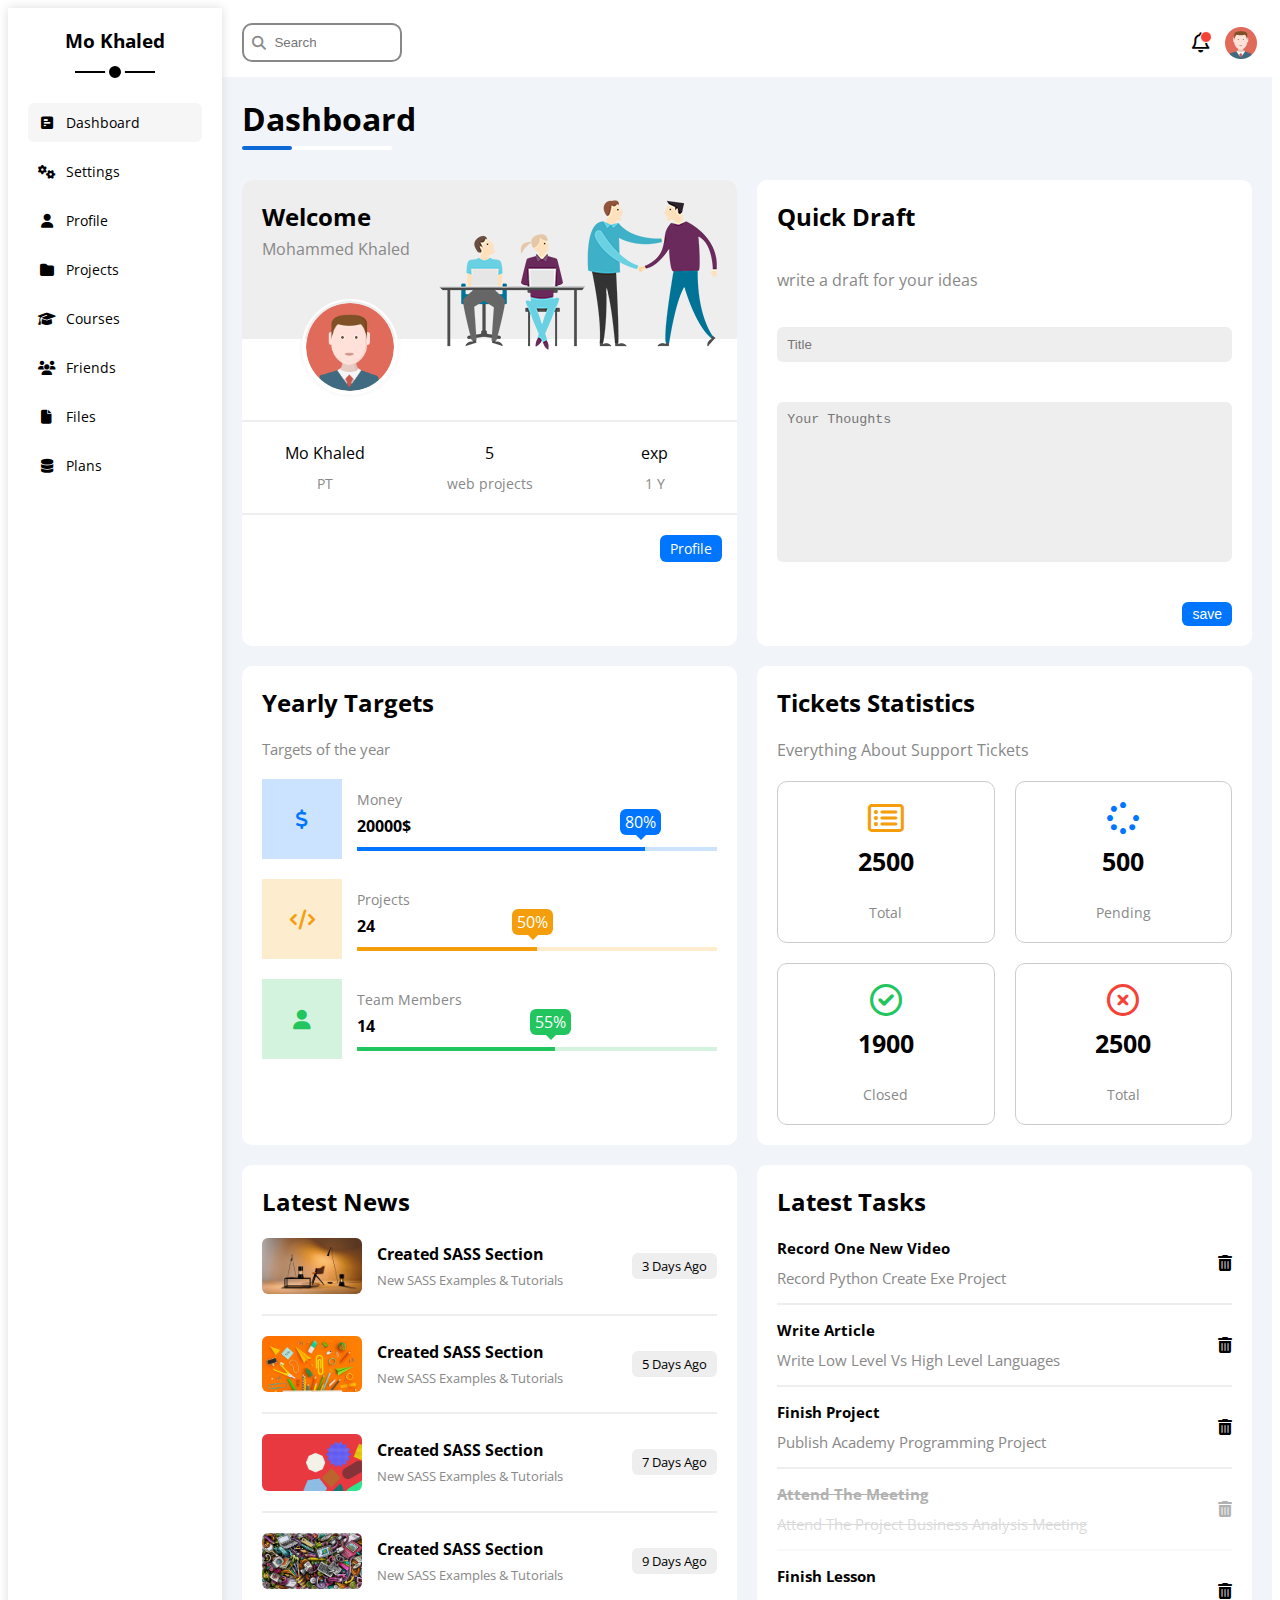
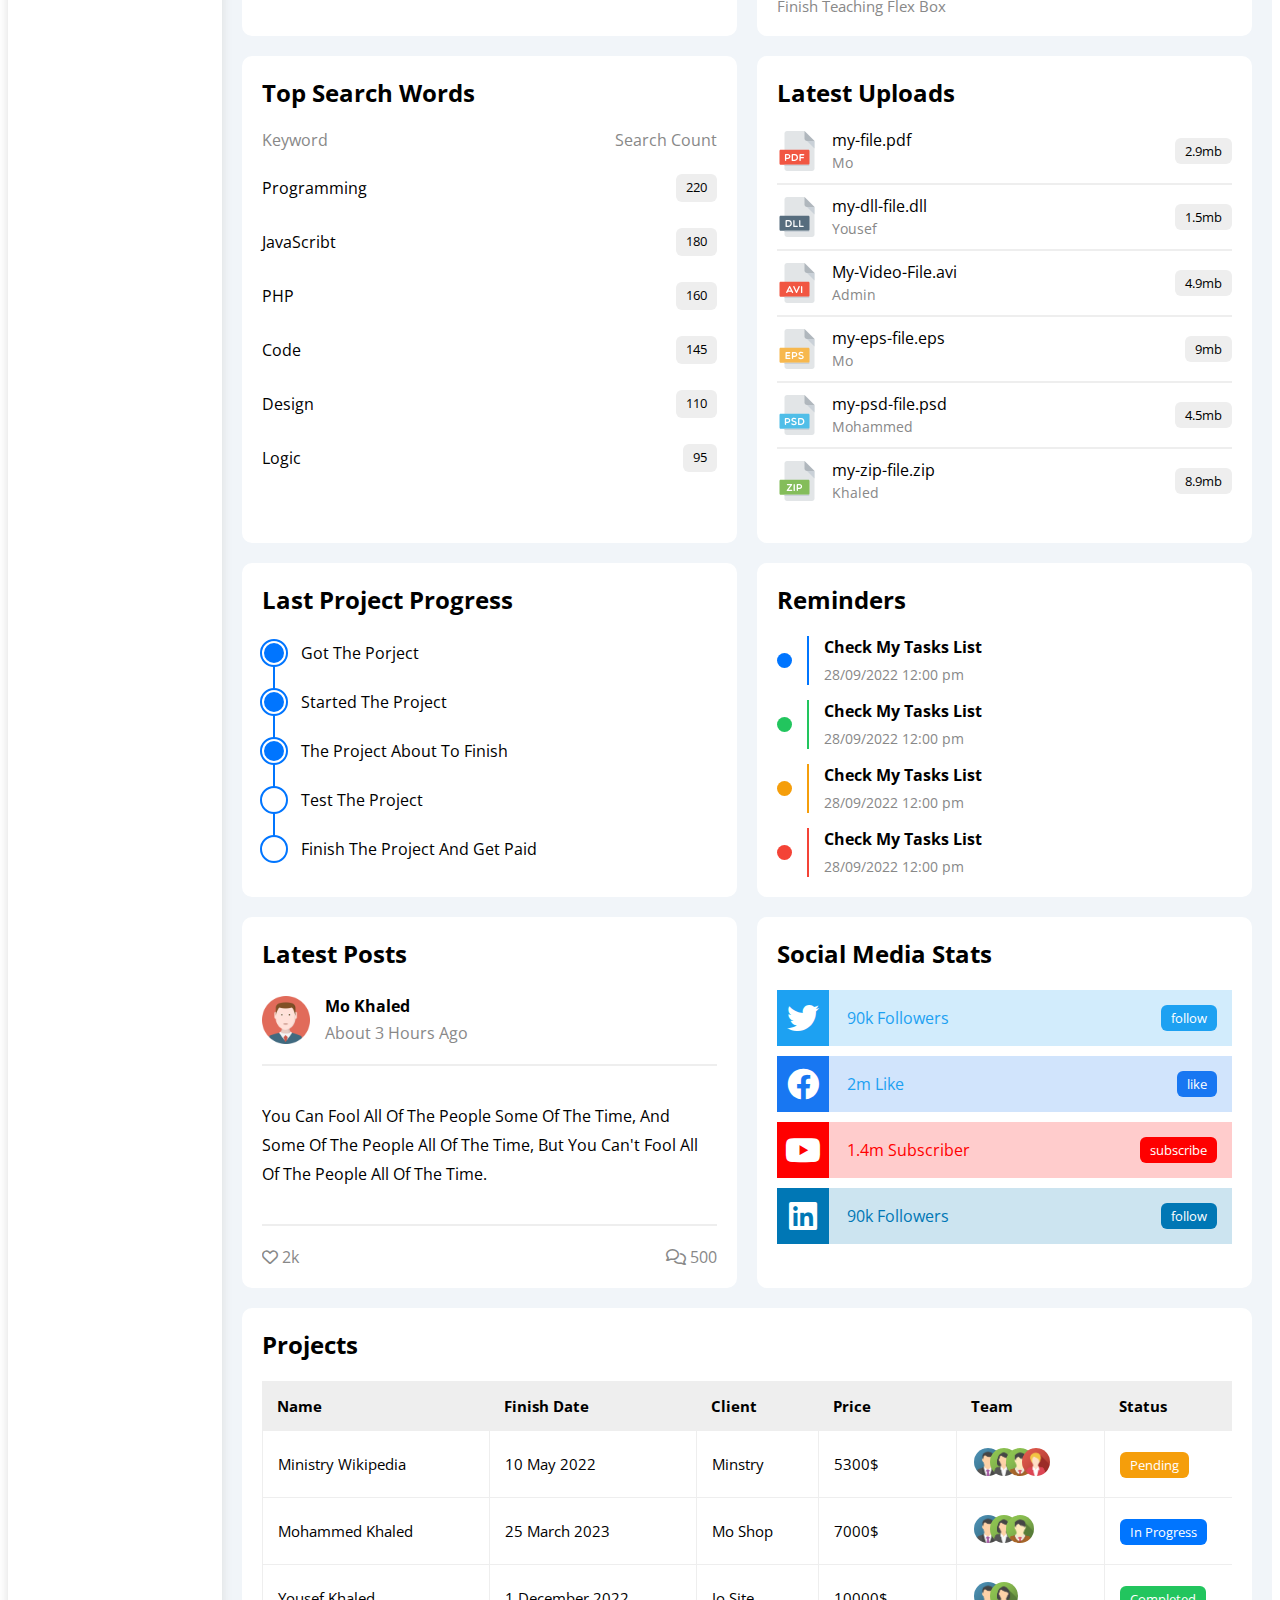
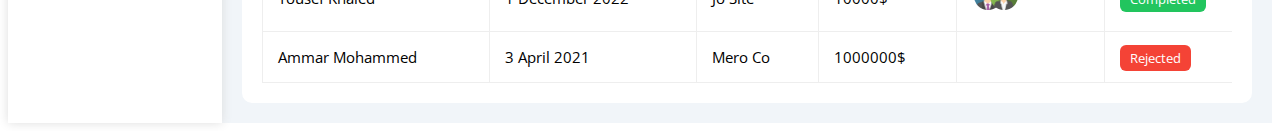
<file: index.html>
<!DOCTYPE html>
<html lang="en">

<head>
    <meta charset="UTF-8">
    <meta http-equiv="X-UA-Compatible" content="IE=edge">
    <meta name="viewport" content="width=device-width, initial-scale=1.0">
    <title>Dashboard</title>
    <link rel="stylesheet" href="./css/framework.css">
    <link rel="stylesheet" href="./css/main.css">

    <!-- google fonts -->
    <link rel="preconnect" href="https://fonts.googleapis.com" />
    <link rel="preconnect" href="https://fonts.gstatic.com" crossorigin />
    <link href="https://fonts.googleapis.com/css2?family=Open+Sans:wght@300;500&display=swap" rel="stylesheet" />

    <!-- font awseome library -->
    <link rel="stylesheet" href="./css/all.min.css">
</head>

<body>
    <div class="page d-flex">
        <!-- Start side bar -->
        <div class="side-bar bg-white p-20 p-relative">
            <h3 class="p-relative txt-c mt-0">Mo Khaled</h3>
            <ul>
                <li><a class="active d-flex align-center c-black rad-6 p-10 mb-10" href="index.html">
                        <i class="fa-solid fa-square-poll-horizontal fa-fw"></i>
                        <span class="ml-10 fs-14 hide-mobile">Dashboard</span>
                    </a></li>
                <li><a class="d-flex align-center c-black rad-6 p-10 mb-10" href="settings.html">
                        <i class="fa-solid fa-gears fa-fw"></i>
                        <span class="ml-10 fs-14 hide-mobile">settings</span>
                    </a></li>
                <li><a class="d-flex align-center c-black rad-6 p-10 mb-10" href="profile.html">
                        <i class="fa-solid fa-user fa-fw"></i>
                        <span class="ml-10 fs-14 hide-mobile">profile</span>
                    </a></li>
                <li><a class="d-flex align-center c-black rad-6 p-10 mb-10" href="projects.html">
                        <i class="fa-solid fa-folder fa-fw"></i>
                        <span class="ml-10 fs-14 hide-mobile">projects</span>
                    </a></li>
                <li><a class="d-flex align-center c-black rad-6 p-10 mb-10" href="courses.html">
                        <i class="fa-solid fa-graduation-cap fa-fw"></i>
                        <span class="ml-10 fs-14 hide-mobile">courses</span>
                    </a></li>
                <li><a class="d-flex align-center c-black rad-6 p-10 mb-10" href="friends.html">
                        <i class="fa-solid fa-users fa-fw"></i>
                        <span class="ml-10 fs-14 hide-mobile">friends</span>
                    </a></li>
                <li><a class="d-flex align-center c-black rad-6 p-10 mb-10" href="files.html">
                        <i class="fa-solid fa-file fa-fw"></i>
                        <span class="ml-10 fs-14 hide-mobile">files</span>
                    </a></li>
                <li><a class="d-flex align-center c-black rad-6 p-10 mb-10" href="plans.html">
                        <i class="fa-solid fa-database fa-fw"></i>
                        <span class="ml-10 fs-14 hide-mobile">plans</span>
                    </a></li>
            </ul>
        </div>
        <!-- End side bar -->

        <div class="content w-full">
            <!-- start head -->
            <div class="head p-15 bg-white flex-between">
                <div class="search p-relative">
                    <input class="p-10" type="search" placeholder="Search">
                </div>
                <div class="icons p-relative d-flex align-center">
                    <span class="notification p-relative">
                        <i class="fa-regular fa-bell fa-lg"></i>
                    </span>
                    <img src="./images/avatar.png" alt="">
                </div>
            </div>
            <!-- End Head -->
            <h1 class="p-relative">dashboard</h1>

            <!-- Start widgets -->
            <div class="wrapper d-grid gap-20">
                <!-- Start Welcome -->
                <div class="welcome rad-10 bg-white text-c-mobile block-mobile">
                    <div class="upper bg-eee d-flex space-between p-20">
                        <div class="text">
                            <h2 class="m-0">Welcome</h2>
                            <p class="c-grey mt-5">Mohammed Khaled</p>
                        </div>
                        <img class="hide-mobile" src="./images/welcome.png">
                    </div>
                    <img src="./images/avatar.png" class="avatar">
                    <div class="lower txt-c bg-white d-flex mt-20 mb-20 block-mobile">
                        <div>Mo Khaled <span class="d-block fs-14 c-grey mt-10">PT</span></div>
                        <div>5 <span class="d-block fs-14 c-grey mt-10">web projects</span></div>
                        <div>exp <span class="d-block fs-14 c-grey mt-10">1 Y</span></div>
                    </div>
                    <a href="profile.html" class="visit d-block fs-14 c-white bg-blue w-fit btn-shape">Profile</a>
                </div>
                <!-- End Welcome -->

                <!-- Start Quick Darft -->
                <div class="quick-draft bg-white d-flex gap-20 f-column p-20 rad-10 of-hidden">
                    <h2 class="m-0">quick draft</h2>
                    <p class="c-grey ">write a draft for your ideas</p>
                    <form class="form bg-white d-flex gap-20 f-column">
                        <input type="text" name="title"
                            class="title bg-eee d-block mt-0 mb-20 p-10 rad-6 w-full border-no" placeholder="Title">
                        <textarea class="draft bg-eee d-block mt-0 mb-20 w-full border-no rad-6 p-10"
                            placeholder="Your Thoughts"></textarea>
                        <input type="submit" value="save"
                            class="save w-fit bg-blue c-white rad-6 fs-14 btn-shape border-no">
                    </form>
                </div>
                <!-- Start Quick Darft -->

                <!-- Start Yearly Targets -->
                <div class="yearly-target bg-white p-20 rad-10">
                    <h2 class="t-capital mt-0 mb-20">yearly targets</h2>
                    <p class="c-grey fs-15 mt-0 mb-20">Targets of the year</p>
                    <!-- Start Target Row -->
                    <div class="target-row flex-center mb-20 blue">
                        <div class="icon flex-center">
                            <i class="fa-solid fa-dollar-sign fa-lg c-blue "></i>
                        </div>
                        <div class="details ">
                            <span class="c-grey fs-14 t-capital">money</span>
                            <span class="d-block fw-bold mt-5 mb-10">20000$</span>
                            <div class="progress p-relative">
                                <span class="bg-blue blue" style="width: 80%">
                                    <span class="bg-blue rad-6 c-white">80%</span>
                                </span>
                            </div>
                        </div>
                    </div>
                    <!-- End Target Row -->
                    <!-- Start Target Row -->
                    <div class="target-row flex-center mb-20 orange">
                        <div class="icon flex-center">
                            <i class="fa-solid fa-code fa-lg c-orange "></i>
                        </div>
                        <div class="details ">
                            <span class="c-grey fs-14 t-capital">projects</span>
                            <span class="d-block fw-bold mt-5 mb-10">24</span>
                            <div class="progress p-relative">
                                <span class="bg-orange orange" style="width: 50%">
                                    <span class="bg-orange rad-6 c-white">50%</span>
                                </span>
                            </div>
                        </div>
                    </div>
                    <!-- End Target Row -->
                    <!-- Start Target Row -->
                    <div class="target-row flex-center mb-20 green">
                        <div class="icon flex-center">
                            <i class="fa-solid fa-user fa-lg c-green "></i>
                        </div>
                        <div class="details ">
                            <span class="c-grey fs-14 t-capital">team members</span>
                            <span class="d-block fw-bold mt-5 mb-10">14</span>
                            <div class="progress p-relative">
                                <span class="bg-green green" style="width: 55%">
                                    <span class="bg-green rad-6 c-white">55%</span>
                                </span>
                            </div>
                        </div>
                    </div>
                    <!-- End Target Row -->
                </div>
                <!-- End Yearly Targets -->

                <!-- Start Ticket Statistics -->
                <div class="ticket-stats bg-white rad-10 p-20 d-flex f-column">
                    <h2 class="t-capital mt-0 mb-20">tickets statistics</h2>
                    <p class="t-capital mt-0 mb-20 c-grey">everything about support tickets</p>
                    <div class="d-flex f-wrap gap-20 txt-c">
                        <!-- Start Stat Card -->
                        <div class="stat-card rad-10 gap-20 p-20">
                            <i class="fa-regular fa-rectangle-list fa-2x mb-10 c-orange"></i>
                            <div class="text d-flex f-column gap-20">
                                <span class="d-block fw-bold fs-25 mb-5">2500</span>
                                <span class="t-capital c-grey fs-14">total</span>
                            </div>
                        </div>
                        <!-- End Stat Card -->
                        <!-- Start Stat Card -->
                        <div class="stat-card rad-10 gap-20 p-20">
                            <i class="fa-solid fa-spinner fa-2x mb-10 c-blue"></i>
                            <div class="text d-flex f-column gap-20">
                                <span class="d-block fw-bold fs-25 mb-5">500</span>
                                <span class="t-capital c-grey fs-14">pending</span>
                            </div>
                        </div>
                        <!-- End Stat Card -->
                        <!-- Start Stat Card -->
                        <div class="stat-card rad-10 gap-20 p-20">
                            <i class="fa-regular fa-circle-check fa-2x mb-10 c-green"></i>
                            <div class="text d-flex f-column gap-20">
                                <span class="d-block fw-bold fs-25 mb-5">1900</span>
                                <span class="t-capital c-grey fs-14">closed</span>
                            </div>
                        </div>
                        <!-- End Stat Card -->
                        <!-- Start Stat Card -->
                        <div class="stat-card rad-10 gap-20 p-20">
                            <i class="fa-regular fa-circle-xmark fa-2x mb-10 c-red"></i>
                            <div class="text d-flex f-column gap-20">
                                <span class="d-block fw-bold fs-25 mb-5">2500</span>
                                <span class="t-capital c-grey fs-14">total</span>
                            </div>
                        </div>
                        <!-- End Stat Card -->
                    </div>
                </div>
                <!-- End Ticket Statistics -->
                <!-- Start Latest News -->
                <div class="news bg-white rad-10 p-20">
                    <h2 class="t-capital mt-0 mb-20">latest news</h2>
                    <!-- start news card -->
                    <div class="news-card d-flex align-center text-c-mobile">
                        <img src="./images/news-01.png" class="rad-6 mr-15">
                        <div class="text">
                            <h3 class="t-capital ">created SASS section</h3>
                            <p class="c-grey t-capital m-0 fs-13">new SASS examples & tutorials</p>
                        </div>
                        <div class="t-capital bg-eee c-black btn-shape fs-13 label">3 days ago</div>
                    </div>
                    <!-- end news card -->
                    <!-- start news card -->
                    <div class="news-card d-flex align-center text-c-mobile">
                        <img src="./images/news-02.png" class="rad-6 mr-15">
                        <div class="text">
                            <h3 class="t-capital ">created SASS section</h3>
                            <p class="c-grey t-capital m-0 fs-13">new SASS examples & tutorials</p>
                        </div>
                        <div class="t-capital bg-eee c-black btn-shape fs-13 label">5 days ago</div>
                    </div>
                    <!-- end news card -->
                    <!-- start news card -->
                    <div class="news-card d-flex align-center text-c-mobile">
                        <img src="./images/news-03.png" class="rad-6 mr-15">
                        <div class="text">
                            <h3 class="t-capital ">created SASS section</h3>
                            <p class="c-grey t-capital m-0 fs-13">new SASS examples & tutorials</p>
                        </div>
                        <div class="t-capital bg-eee c-black btn-shape fs-13 label">7 days ago</div>
                    </div>
                    <!-- end news card -->
                    <!-- start news card -->
                    <div class="news-card d-flex align-center text-c-mobile">
                        <img src="./images/news-04.png" class="rad-6 mr-15">
                        <div class="text">
                            <h3 class="t-capital ">created SASS section</h3>
                            <p class="c-grey t-capital m-0 fs-13">new SASS examples & tutorials</p>
                        </div>
                        <div class="t-capital bg-eee c-black btn-shape fs-13 label">9 days ago</div>
                    </div>
                    <!-- end news card -->
                </div>
                <!-- End Latest News -->

                <!-- Start Tasks -->
                <div class="tasks bg-white p-20 rad-10">
                    <h2 class="t-capital mt-0 mb-20">latest tasks</h2>
                    <!-- start task card -->
                    <div class="card d-flex align-center">
                        <div class="text ">
                            <h3 class="t-capital mt-0 mb-10 fs-15">record one new video</h3>
                            <p class="t-capital c-grey m-0 fs-15">record python create exe project</p>
                        </div>
                        <i class="fa-solid fa-trash-can"></i>
                    </div>
                    <!-- end task card -->
                    <!-- start task card -->
                    <div class="card d-flex align-center">
                        <div class="text ">
                            <h3 class="t-capital mt-0 mb-10 fs-15">write article</h3>
                            <p class="t-capital c-grey m-0 fs-15">Write Low Level vs High Level Languages</p>
                        </div>
                        <i class="fa-solid fa-trash-can"></i>
                    </div>
                    <!-- end task card -->
                    <!-- start task card -->
                    <div class="card d-flex align-center">
                        <div class="text ">
                            <h3 class="t-capital mt-0 mb-10 fs-15">finish project</h3>
                            <p class="t-capital c-grey m-0 fs-15">Publish Academy Programming Project</p>
                        </div>
                        <i class="fa-solid fa-trash-can"></i>
                    </div>
                    <!-- end task card -->
                    <!-- start task card -->
                    <div class="card flex-between done">
                        <div class="text ">
                            <h3 class="t-capital mt-0 mb-10 fs-15">attend the meeting</h3>
                            <p class="t-capital c-grey m-0 fs-15">Attend The Project Business Analysis Meeting</p>
                        </div>
                        <i class="fa-solid fa-trash-can"></i>
                    </div>
                    <!-- end task card -->
                    <!-- start task card -->
                    <div class="card d-flex align-center">
                        <div class="text ">
                            <h3 class="t-capital mt-0 mb-10 fs-15">finish lesson</h3>
                            <p class="t-capital c-grey m-0 fs-15">finish teaching flex box</p>
                        </div>
                        <i class="fa-solid fa-trash-can"></i>
                    </div>
                    <!-- end task card -->
                </div>
                <!-- End Tasks -->

                <!-- Start Search words -->
                <div class="search-words bg-white p-20 rad-10">
                    <h2 class="t-capital mt-0 mb-20">top search words</h2>
                    <div class="labels d-flex space-between">
                        <p class="t-capital c-grey mt-0 mb-10">keyword</p>
                        <p class="t-capital c-grey mt-0 mb-10">search count</p>
                    </div>
                    <!-- start search words count -->
                    <div class="counts">
                        <div class="card d-flex space-between">
                            <p class="t-capital ">programming</p>
                            <p class="fs-13 rad-6 c-black bg-eee btn-shape">220</p>
                        </div>
                    </div>
                    <!-- End search words count -->
                    <!-- start search words count -->
                    <div class="counts">
                        <div class="card d-flex space-between">
                            <p class="t-capital ">javaScribt</p>
                            <p class="fs-13 rad-6 c-black bg-eee btn-shape">180</p>
                        </div>
                    </div>
                    <!-- End search words count -->
                    <!-- start search words count -->
                    <div class="counts">
                        <div class="card d-flex space-between">
                            <p class="t-upcase ">php</p>
                            <p class="fs-13 rad-6 c-black bg-eee btn-shape">160</p>
                        </div>
                    </div>
                    <!-- End search words count -->
                    <!-- start search words count -->
                    <div class="counts">
                        <div class="card d-flex space-between">
                            <p class="t-capital ">code</p>
                            <p class="fs-13 rad-6 c-black bg-eee btn-shape">145</p>
                        </div>
                    </div>
                    <!-- End search words count -->
                    <!-- start search words count -->
                    <div class="counts">
                        <div class="card d-flex space-between">
                            <p class="t-capital ">design</p>
                            <p class="fs-13 rad-6 c-black bg-eee btn-shape">110</p>
                        </div>
                    </div>
                    <!-- End search words count -->
                    <!-- start search words count -->
                    <div class="counts">
                        <div class="card d-flex space-between">
                            <p class="t-capital ">logic</p>
                            <p class="fs-13 rad-6 c-black bg-eee btn-shape">95</p>
                        </div>
                    </div>
                    <!-- End search words count -->
                </div>
                <!-- End Search words -->
                <!-- start latest uploads -->
                <div class="uploads bg-white p-20 rad-10">
                    <h2 class="t-capital mt-0 mb-20">latest uploads</h2>
                    <ul class="m-0">
                        <!-- Start upload Card -->
                        <li class="flex-between pb-10 mb-10">
                            <div class="d-flex align-center">
                                <img src="./images/pdf.svg" class="mr-15">
                                <div>
                                    <span class="d-block">my-file.pdf</span>
                                    <span class="fs-14 c-grey t-capital">Mo</span>
                                </div>
                            </div>
                            <div class="bg-eee btn-shape fs-13">2.9mb</div>
                        </li>
                        <!-- End upload Card -->
                        <!-- Start upload Card -->
                        <li class="flex-between pb-10 mb-10">
                            <div class="d-flex align-center">
                                <img src="./images/dll.svg" class="mr-15">
                                <div>
                                    <span class="d-block">my-dll-file.dll</span>
                                    <span class="fs-14 c-grey t-capital">Yousef</span>
                                </div>
                            </div>
                            <div class="bg-eee btn-shape fs-13">1.5mb</div>
                        </li>
                        <!-- End upload Card -->
                        <!-- Start upload Card -->
                        <li class="flex-between pb-10 mb-10">
                            <div class="d-flex align-center">
                                <img src="./images/avi.svg" class="mr-15">
                                <div>
                                    <span class="d-block">My-Video-File.avi</span>
                                    <span class="fs-14 c-grey t-capital">admin</span>
                                </div>
                            </div>
                            <div class="bg-eee btn-shape fs-13">4.9mb</div>
                        </li>
                        <!-- End upload Card -->
                        <!-- Start upload Card -->
                        <li class="flex-between pb-10 mb-10">
                            <div class="d-flex align-center">
                                <img src="./images/eps.svg" class="mr-15">
                                <div>
                                    <span class="d-block">my-eps-file.eps</span>
                                    <span class="fs-14 c-grey t-capital">Mo</span>
                                </div>
                            </div>
                            <div class="bg-eee btn-shape fs-13">9mb</div>
                        </li>
                        <!-- End upload Card -->
                        <!-- Start upload Card -->
                        <li class="flex-between pb-10 mb-10">
                            <div class="d-flex align-center">
                                <img src="./images/psd.svg" class="mr-15">
                                <div>
                                    <span class="d-block">my-psd-file.psd</span>
                                    <span class="fs-14 c-grey t-capital">Mohammed</span>
                                </div>
                            </div>
                            <div class="bg-eee btn-shape fs-13">4.5mb</div>
                        </li>
                        <!-- End upload Card -->
                        <!-- Start upload Card -->
                        <li class="flex-between pb-10 mb-10">
                            <div class="d-flex align-center">
                                <img src="./images/zip.svg" class="mr-15">
                                <div>
                                    <span class="d-block">my-zip-file.zip</span>
                                    <span class="fs-14 c-grey t-capital">Khaled</span>
                                </div>
                            </div>
                            <div class="bg-eee btn-shape fs-13">8.9mb</div>
                        </li>
                        <!-- End upload Card -->
                    </ul>
                </div>
                <!-- end latest uploads -->

                <!-- Start project progress -->
                <div class="projects bg-white rad-10 p-20 p-relative">
                    <h2 class="t-capital mt-0 mb-20">last project progress</h2>
                    <ul class="m-0 p-relative">
                        <li class="mt-25 d-flex align-center t-capital done">got the porject</li>
                        <li class="mt-25 d-flex align-center t-capital done">started the project</li>
                        <li class="mt-25 d-flex align-center t-capital done">the project about to finish</li>
                        <li class="mt-25 d-flex align-center t-capital current">test the project</li>
                        <li class="mt-25 d-flex align-center t-capital">finish the project and get paid</li>
                    </ul>
                </div>
                <!-- End project progress -->

                <!-- Start Reminders -->
                <div class="reminders bg-white rad-10 p-20">
                    <h2 class="t-capital mt-0 mb-20">reminders</h2>
                    <ul class="m-0">
                        <li class="d-flex align-center mt-15">
                            <span class="key rad-50 bg-blue d-block mr-15 "></span>
                            <div class="pl-15 blue">
                                <p class="mt-0  t-capital fw-bold mb-5">check my tasks list</p>
                                <span class="m-0 c-grey fs-14">28/09/2022 12:00 pm</span>
                            </div>
                        </li>
                        <li class="d-flex align-center mt-15">
                            <span class="key rad-50 bg-green d-block mr-15 "></span>
                            <div class="pl-15 green">
                                <p class="mt-0  t-capital fw-bold mb-5">check my tasks list</p>
                                <span class="m-0 c-grey fs-14">28/09/2022 12:00 pm</span>
                            </div>
                        </li>
                        <li class="d-flex align-center mt-15">
                            <span class="key rad-50 bg-orange d-block mr-15 "></span>
                            <div class="pl-15 orange">
                                <p class="mt-0  t-capital fw-bold mb-5">check my tasks list</p>
                                <span class="m-0 c-grey fs-14">28/09/2022 12:00 pm</span>
                            </div>
                        </li>
                        <li class="d-flex align-center mt-15">
                            <span class="key rad-50 bg-red d-block mr-15 "></span>
                            <div class="pl-15 red">
                                <p class="mt-0  t-capital fw-bold mb-5">check my tasks list</p>
                                <span class="m-0 c-grey fs-14">28/09/2022 12:00 pm</span>
                            </div>
                        </li>
                    </ul>
                </div>
                <!-- End Reminders -->

                <!-- Start Latest Posts -->
                <div class="posts bg-white p-20 rad-10">
                    <h2 class="mt-0 mb-25 t-capital">latest posts</h2>
                    <div class="content">
                        <div class="head d-flex align-center mt-0">
                            <img src="./images/avatar.png" class="mr-15">
                            <div class="text">
                                <p class="t-capital mt-0 mb-5 fw-bold d-block">Mo Khaled</p>
                                <span class="c-grey t-capital">about 3 hours ago</span>
                            </div>
                        </div>
                        <div class="body mt-20 pt-20 pb-20 mb-20 text-c-mobile">
                            <p>You Can Fool All Of The People Some Of The Time, And Some Of The People All Of The Time,
                                But
                                You Can't Fool All Of The
                                People All Of The Time.</p>
                        </div>
                        <div class="foot flex-between c-grey">
                            <div class="right">
                                <i class="fa-regular fa-heart"></i>
                                <span>2k</span>
                            </div>
                            <div class="left">
                                <i class="fa-regular fa-comments"></i>
                                <span>500</span>
                            </div>
                        </div>
                    </div>
                </div>
                <!-- End Latest Posts -->

                <!-- Start Social Media Stats -->
                <div class="social bg-white p-20 rad-10">
                    <h2 class="t-capital mt-0 mb-20">social media stats</h2>
                    <div class="card twitter flex-between p-relative p-15 mb-10">
                        <i class="fa-brands fa-twitter fa-2x h-full c-white flex-center"></i>
                        <span class="t-capital">90k followers</span>
                        <a href="#" class=" btn-shape c-white fs-13">follow</a>
                    </div>
                    <div class="card facebook flex-between p-relative p-15 mb-10">
                        <i class="fa-brands fa-facebook fa-2x h-full c-white flex-center"></i>
                        <span class="t-capital">2m like</span>
                        <a href="#" class=" btn-shape c-white fs-13">like</a>
                    </div>
                    <div class="card youtube flex-between p-relative p-15 mb-10">
                        <i class="fa-brands fa-youtube fa-2x h-full c-white flex-center"></i>
                        <span class="t-capital">1.4m subscriber</span>
                        <a href="#" class=" btn-shape c-white fs-13">subscribe</a>
                    </div>
                    <div class="card linkedin flex-between p-relative p-15 mb-10">
                        <i class="fa-brands fa-linkedin fa-2x h-full c-white flex-center"></i>
                        <span class="t-capital">90k followers</span>
                        <a href="#" class=" btn-shape c-white fs-13">follow</a>
                    </div>
                </div>
                <!-- End Social Media Stats -->


            </div>
            <!-- Start Projects -->
            <div class="current-projects bg-white p-20 rad-10 m-20">
                <h2 class="t-capital mt-0 mb-20">Projects</h2>
                <div class="responsive-table">
                    <table class="fs-15 w-full">
                        <thead>
                            <tr>
                                <td class="t-capital">name</td>
                                <td class="t-capital">finish date</td>
                                <td class="t-capital">client</td>
                                <td class="t-capital">price</td>
                                <td class="t-capital">team</td>
                                <td class="t-capital">status</td>
                            </tr>
                        </thead>
                        <tbody>
                            <tr>
                                <td>ministry wikipedia</td>
                                <td>10 may 2022</td>
                                <td>minstry</td>
                                <td>5300$</td>
                                <td>
                                    <img src="./images/team-01.png" alt="">
                                    <img src="./images/team-02.png" alt="">
                                    <img src="./images/team-03.png" alt="">
                                    <img src="./images/team-05.png" alt="">
                                </td>
                                <td><span class="btn-shape bg-orange c-white label fs-13">pending</span></td>
                            </tr>
                            <tr>
                                <td>Mohammed Khaled</td>
                                <td>25 march 2023</td>
                                <td>Mo Shop</td>
                                <td>7000$</td>
                                <td>
                                    <img src="./images/team-01.png" alt="">
                                    <img src="./images/team-02.png" alt="">
                                    <img src="./images/team-03.png" alt="">
                                </td>
                                <td><span class="btn-shape bg-blue c-white label fs-13">in progress</span></td>
                            </tr>
                            <tr>
                                <td>yousef Khaled</td>
                                <td>1 December 2022</td>
                                <td>jo site</td>
                                <td>10000$</td>
                                <td>
                                    <img src="./images/team-01.png" alt="">
                                    <img src="./images/team-02.png" alt="">
                                </td>
                                <td><span class="btn-shape bg-green c-white label fs-13">completed</span></td>
                            </tr>
                            <tr>
                                <td>Ammar Mohammed</td>
                                <td>3 April 2021</td>
                                <td>mero co</td>
                                <td>1000000$</td>
                                <td>

                                </td>
                                <td><span class="btn-shape bg-red c-white label fs-13">rejected</span></td>
                            </tr>
                        </tbody>
                    </table>
                </div>
            </div>
            <!-- End Projects -->
        </div>
        <!-- End widgets -->

    </div>

    </div>
</body>

</html>
</file>
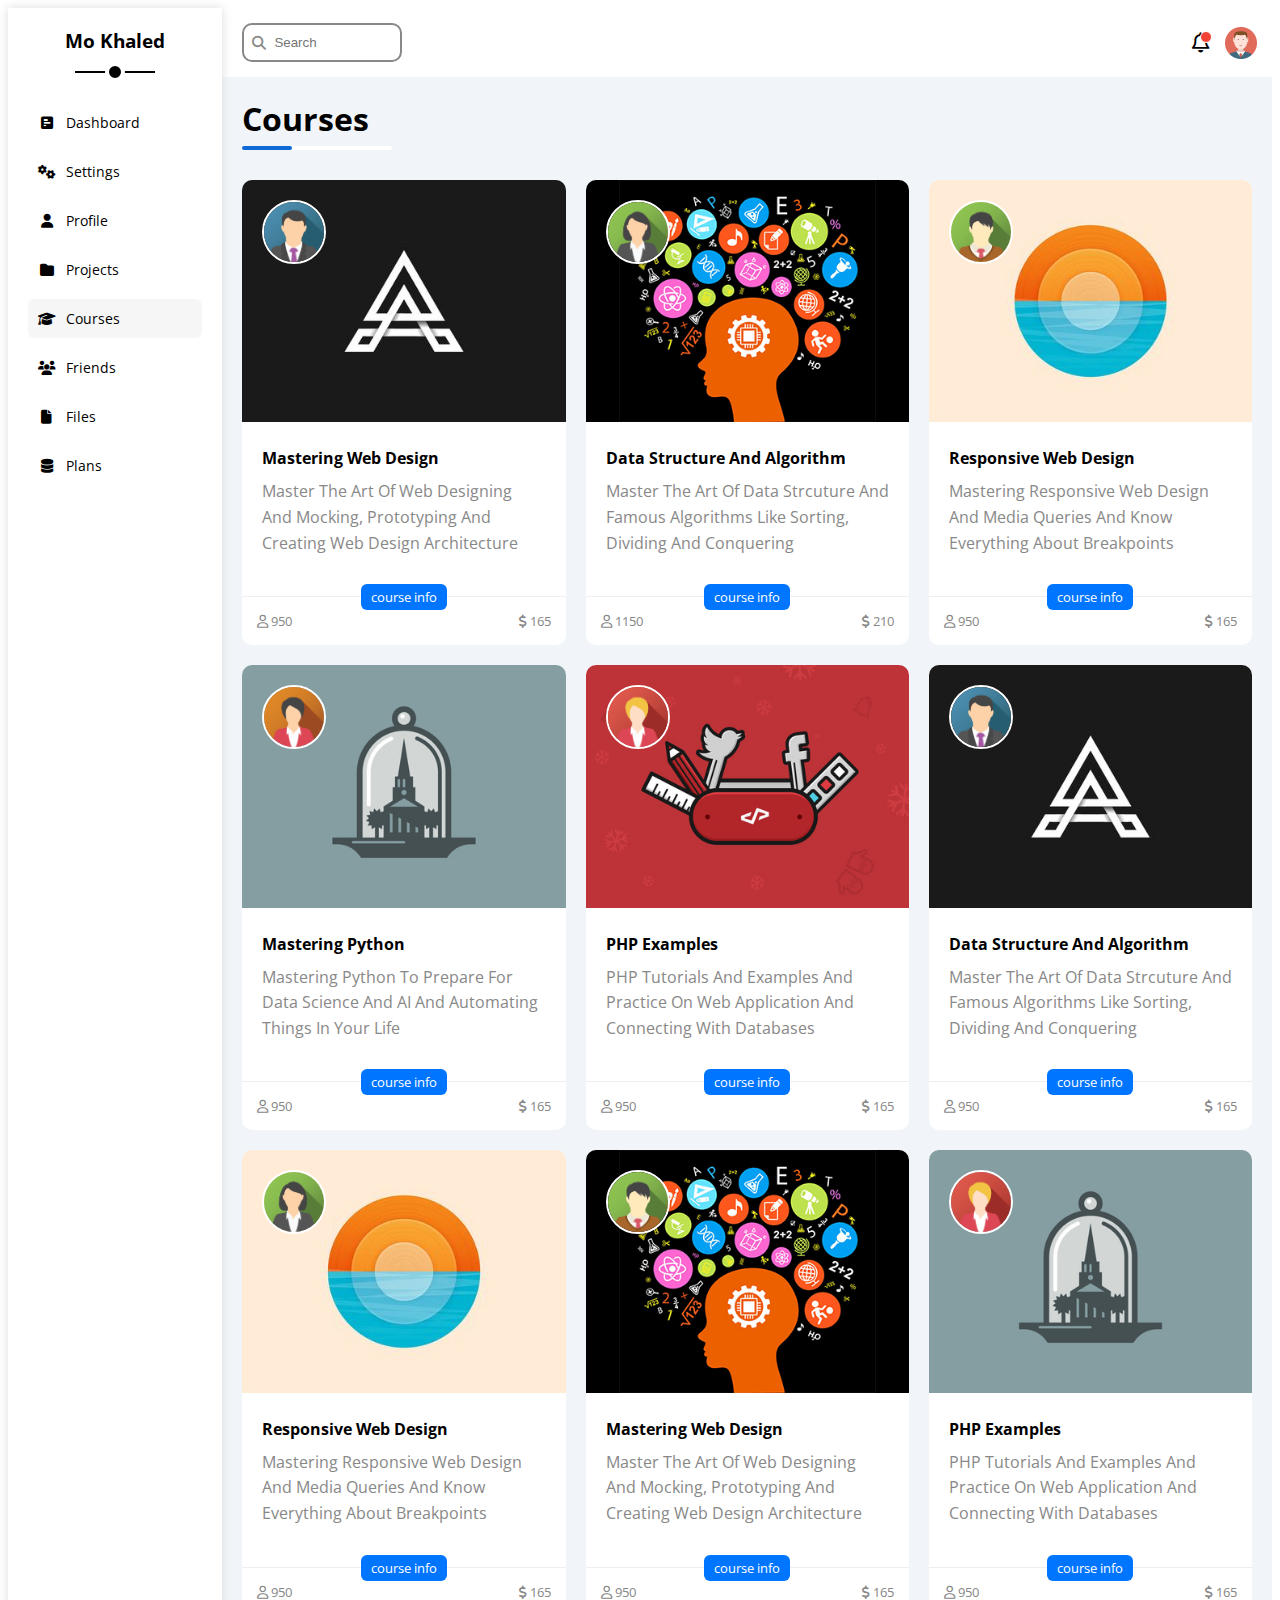
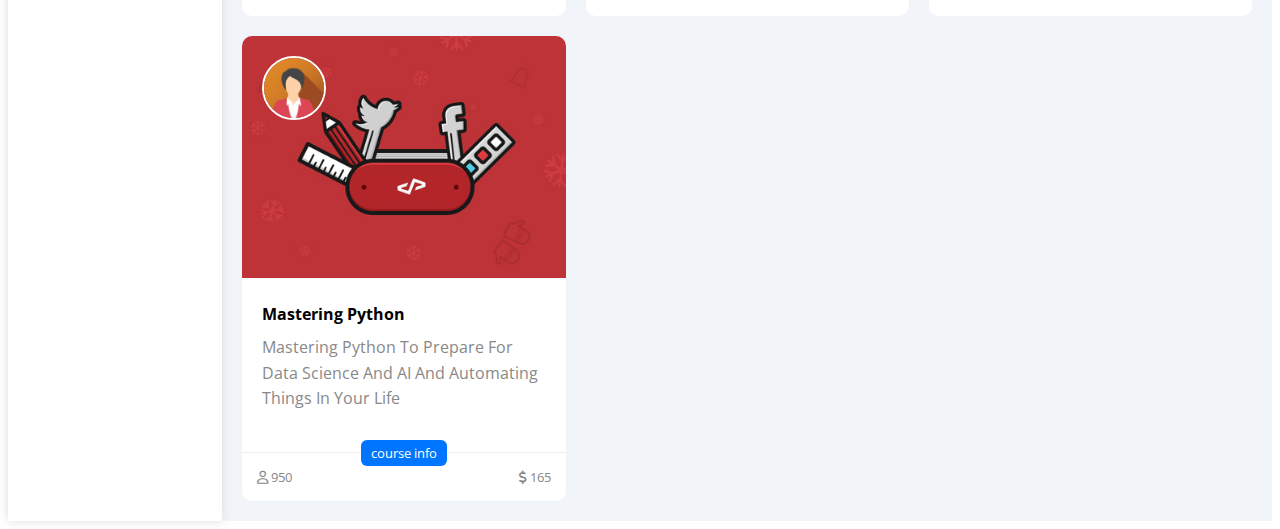
<file: courses.html>
<!DOCTYPE html>
<html lang="en">

<head>
    <meta charset="UTF-8">
    <meta http-equiv="X-UA-Compatible" content="IE=edge">
    <meta name="viewport" content="width=device-width, initial-scale=1.0">
    <title>Courses</title>
    <link rel="stylesheet" href="./css/framework.css">
    <link rel="stylesheet" href="./css/main.css">

    <!-- google fonts -->
    <link rel="preconnect" href="https://fonts.googleapis.com" />
    <link rel="preconnect" href="https://fonts.gstatic.com" crossorigin />
    <link href="https://fonts.googleapis.com/css2?family=Open+Sans:wght@300;500&display=swap" rel="stylesheet" />

    <!-- font awseome library -->
    <link rel="stylesheet" href="./css/all.min.css">
</head>

<body>
    <div class="page d-flex">
        <!-- Start side bar -->
        <div class="side-bar bg-white p-20 p-relative">
            <h3 class="p-relative txt-c mt-0">Mo Khaled</h3>
            <ul>
                <li><a class="d-flex align-center c-black rad-6 p-10 mb-10" href="index.html">
                        <i class="fa-solid fa-square-poll-horizontal fa-fw"></i>
                        <span class="ml-10 fs-14 hide-mobile">Dashboard</span>
                    </a></li>
                <li><a class="d-flex align-center c-black rad-6 p-10 mb-10" href="settings.html">
                        <i class="fa-solid fa-gears fa-fw"></i>
                        <span class="ml-10 fs-14 hide-mobile">settings</span>
                    </a></li>
                <li><a class="d-flex align-center c-black rad-6 p-10 mb-10" href="profile.html">
                        <i class="fa-solid fa-user fa-fw"></i>
                        <span class="ml-10 fs-14 hide-mobile">profile</span>
                    </a></li>
                <li><a class="d-flex align-center c-black rad-6 p-10 mb-10" href="projects.html">
                        <i class="fa-solid fa-folder fa-fw"></i>
                        <span class="ml-10 fs-14 hide-mobile">projects</span>
                    </a></li>
                <li><a class="active d-flex align-center c-black rad-6 p-10 mb-10" href="courses.html">
                        <i class="fa-solid fa-graduation-cap fa-fw"></i>
                        <span class="ml-10 fs-14 hide-mobile">courses</span>
                    </a></li>
                <li><a class="d-flex align-center c-black rad-6 p-10 mb-10" href="friends.html">
                        <i class="fa-solid fa-users fa-fw"></i>
                        <span class="ml-10 fs-14 hide-mobile">friends</span>
                    </a></li>
                <li><a class="d-flex align-center c-black rad-6 p-10 mb-10" href="files.html">
                        <i class="fa-solid fa-file fa-fw"></i>
                        <span class="ml-10 fs-14 hide-mobile">files</span>
                    </a></li>
                <li><a class="d-flex align-center c-black rad-6 p-10 mb-10" href="plans.html">
                        <i class="fa-solid fa-database fa-fw"></i>
                        <span class="ml-10 fs-14 hide-mobile">plans</span>
                    </a></li>
            </ul>
        </div>
        <!-- End side bar -->

        <div class="content w-full">
            <!-- start head -->
            <div class="head p-15 bg-white flex-between">
                <div class="search p-relative">
                    <input class="p-10" type="search" placeholder="Search">
                </div>
                <div class="icons p-relative d-flex align-center">
                    <span class="notification p-relative">
                        <i class="fa-regular fa-bell fa-lg"></i>
                    </span>
                    <img src="./images/avatar.png" alt="">
                </div>
            </div>
            <!-- End Head -->
            <h1 class="p-relative">courses</h1>

            <!-- Start Courses Page -->
            <div class="courses-page d-grid gap-20 m-20">
                <!-- Start Course card -->
                <div class="course-card bg-white rad-10 p-relative">
                    <img src="./images/course-01.jpg" class="cover">
                    <img src="./images/team-01.png" class="instructor">
                    <div class=" p-20 ">
                        <h4 class="t-capital mt-0 mb-10">mastering web design</h4>
                        <p class="c-grey mt-0 mb-20 t-capital">Master The Art Of Web Designing And Mocking, Prototyping
                            And Creating Web Design Architecture
                        </p>
                    </div>
                    <div class="info flex-between p-15 p-relative fs-13 c-grey">
                        <span class="btn-shape bg-blue c-white">course info</span>
                        <span>
                            <i class="fa-regular fa-user"></i>
                            950
                        </span>
                        <span>
                            <i class="fa-solid fa-dollar-sign"></i>
                            165
                        </span>
                    </div>
                </div>
                <!-- End Course card -->
                <!-- Start Course card -->
                <div class="course-card bg-white rad-10 p-relative">
                    <img src="./images/course-02.jpg" class="cover">
                    <img src="./images/team-02.png" class="instructor">
                    <div class=" p-20 ">
                        <h4 class="t-capital mt-0 mb-10">data structure and algorithm</h4>
                        <p class="c-grey mt-0 mb-20 t-capital">Master The Art Of Data Strcuture And Famous Algorithms
                            Like Sorting, Dividing And Conquering
                        </p>
                    </div>
                    <div class="info flex-between p-15 p-relative fs-13 c-grey">
                        <span class="btn-shape bg-blue c-white">course info</span>
                        <span>
                            <i class="fa-regular fa-user"></i>
                            1150
                        </span>
                        <span>
                            <i class="fa-solid fa-dollar-sign"></i>
                            210
                        </span>
                    </div>
                </div>
                <!-- End Course card -->
                <!-- Start Course card -->
                <div class="course-card bg-white rad-10 p-relative">
                    <img src="./images/course-03.jpg" class="cover">
                    <img src="./images/team-03.png" class="instructor">
                    <div class=" p-20 ">
                        <h4 class="t-capital mt-0 mb-10">responsive web design</h4>
                        <p class="c-grey mt-0 mb-20 t-capital">Mastering Responsive Web Design And Media Queries And
                            Know Everything About Breakpoints
                        </p>
                    </div>
                    <div class="info flex-between p-15 p-relative fs-13 c-grey">
                        <span class="btn-shape bg-blue c-white">course info</span>
                        <span>
                            <i class="fa-regular fa-user"></i>
                            950
                        </span>
                        <span>
                            <i class="fa-solid fa-dollar-sign"></i>
                            165
                        </span>
                    </div>
                </div>
                <!-- End Course card -->
                <!-- Start Course card -->
                <div class="course-card bg-white rad-10 p-relative">
                    <img src="./images/course-04.jpg" class="cover">
                    <img src="./images/team-04.png" class="instructor">
                    <div class=" p-20 ">
                        <h4 class="t-capital mt-0 mb-10">mastering python</h4>
                        <p class="c-grey mt-0 mb-20 t-capital">Mastering Python To Prepare For Data Science And AI And
                            Automating Things in Your Life
                        </p>
                    </div>
                    <div class="info flex-between p-15 p-relative fs-13 c-grey">
                        <span class="btn-shape bg-blue c-white">course info</span>
                        <span>
                            <i class="fa-regular fa-user"></i>
                            950
                        </span>
                        <span>
                            <i class="fa-solid fa-dollar-sign"></i>
                            165
                        </span>
                    </div>
                </div>
                <!-- End Course card -->
                <!-- Start Course card -->
                <div class="course-card bg-white rad-10 p-relative">
                    <img src="./images/course-05.jpg" class="cover">
                    <img src="./images/team-05.png" class="instructor">
                    <div class=" p-20 ">
                        <h4 class="t-capital mt-0 mb-10">PHP examples</h4>
                        <p class="c-grey mt-0 mb-20 t-capital">PHP Tutorials And Examples And Practice On Web
                            Application And Connecting With Databases
                        </p>
                    </div>
                    <div class="info flex-between p-15 p-relative fs-13 c-grey">
                        <span class="btn-shape bg-blue c-white">course info</span>
                        <span>
                            <i class="fa-regular fa-user"></i>
                            950
                        </span>
                        <span>
                            <i class="fa-solid fa-dollar-sign"></i>
                            165
                        </span>
                    </div>
                </div>
                <!-- End Course card -->
                <!-- Start Course card -->
                <div class="course-card bg-white rad-10 p-relative">
                    <img src="./images/course-01.jpg" class="cover">
                    <img src="./images/team-01.png" class="instructor">
                    <div class=" p-20 ">
                        <h4 class="t-capital mt-0 mb-10">data structure and algorithm</h4>
                        <p class="c-grey mt-0 mb-20 t-capital">Master The Art Of Data Strcuture And Famous Algorithms
                            Like Sorting, Dividing And Conquering
                        </p>
                    </div>
                    <div class="info flex-between p-15 p-relative fs-13 c-grey">
                        <span class="btn-shape bg-blue c-white">course info</span>
                        <span>
                            <i class="fa-regular fa-user"></i>
                            950
                        </span>
                        <span>
                            <i class="fa-solid fa-dollar-sign"></i>
                            165
                        </span>
                    </div>
                </div>
                <!-- End Course card -->
                <!-- Start Course card -->
                <div class="course-card bg-white rad-10 p-relative">
                    <img src="./images/course-03.jpg" class="cover">
                    <img src="./images/team-02.png" class="instructor">
                    <div class=" p-20 ">
                        <h4 class="t-capital mt-0 mb-10">responsive web design</h4>
                        <p class="c-grey mt-0 mb-20 t-capital">Mastering Responsive Web Design And Media Queries And
                            Know Everything About Breakpoints
                        </p>
                    </div>
                    <div class="info flex-between p-15 p-relative fs-13 c-grey">
                        <span class="btn-shape bg-blue c-white">course info</span>
                        <span>
                            <i class="fa-regular fa-user"></i>
                            950
                        </span>
                        <span>
                            <i class="fa-solid fa-dollar-sign"></i>
                            165
                        </span>
                    </div>
                </div>
                <!-- End Course card -->
                <!-- Start Course card -->
                <div class="course-card bg-white rad-10 p-relative">
                    <img src="./images/course-02.jpg" class="cover">
                    <img src="./images/team-03.png" class="instructor">
                    <div class=" p-20 ">
                        <h4 class="t-capital mt-0 mb-10">mastering web design</h4>
                        <p class="c-grey mt-0 mb-20 t-capital">Master The Art Of Web Designing And Mocking, Prototyping
                            And Creating Web Design Architecture
                        </p>
                    </div>
                    <div class="info flex-between p-15 p-relative fs-13 c-grey">
                        <span class="btn-shape bg-blue c-white">course info</span>
                        <span>
                            <i class="fa-regular fa-user"></i>
                            950
                        </span>
                        <span>
                            <i class="fa-solid fa-dollar-sign"></i>
                            165
                        </span>
                    </div>
                </div>
                <!-- End Course card -->
                <!-- Start Course card -->
                <div class="course-card bg-white rad-10 p-relative">
                    <img src="./images/course-04.jpg" class="cover">
                    <img src="./images/team-05.png" class="instructor">
                    <div class=" p-20 ">
                        <h4 class="t-capital mt-0 mb-10">PHP examples</h4>
                        <p class="c-grey mt-0 mb-20 t-capital">PHP Tutorials And Examples And Practice On Web
                            Application And Connecting With Databases
                        </p>
                    </div>
                    <div class="info flex-between p-15 p-relative fs-13 c-grey">
                        <span class="btn-shape bg-blue c-white">course info</span>
                        <span>
                            <i class="fa-regular fa-user"></i>
                            950
                        </span>
                        <span>
                            <i class="fa-solid fa-dollar-sign"></i>
                            165
                        </span>
                    </div>
                </div>
                <!-- End Course card -->
                <!-- Start Course card -->
                <div class="course-card bg-white rad-10 p-relative">
                    <img src="./images/course-05.jpg" class="cover">
                    <img src="./images/team-04.png" class="instructor">
                    <div class=" p-20 ">
                        <h4 class="t-capital mt-0 mb-10">mastering python</h4>
                        <p class="c-grey mt-0 mb-20 t-capital">Mastering Python To Prepare For Data Science And AI And
                            Automating Things in Your Life
                        </p>
                    </div>
                    <div class="info flex-between p-15 p-relative fs-13 c-grey">
                        <span class="btn-shape bg-blue c-white">course info</span>
                        <span>
                            <i class="fa-regular fa-user"></i>
                            950
                        </span>
                        <span>
                            <i class="fa-solid fa-dollar-sign"></i>
                            165
                        </span>
                    </div>
                </div>
                <!-- End Course card -->
            </div>
            <!-- End Courses Page -->
        </div>
    </div>
    </div>
</body>

</html>
</file>
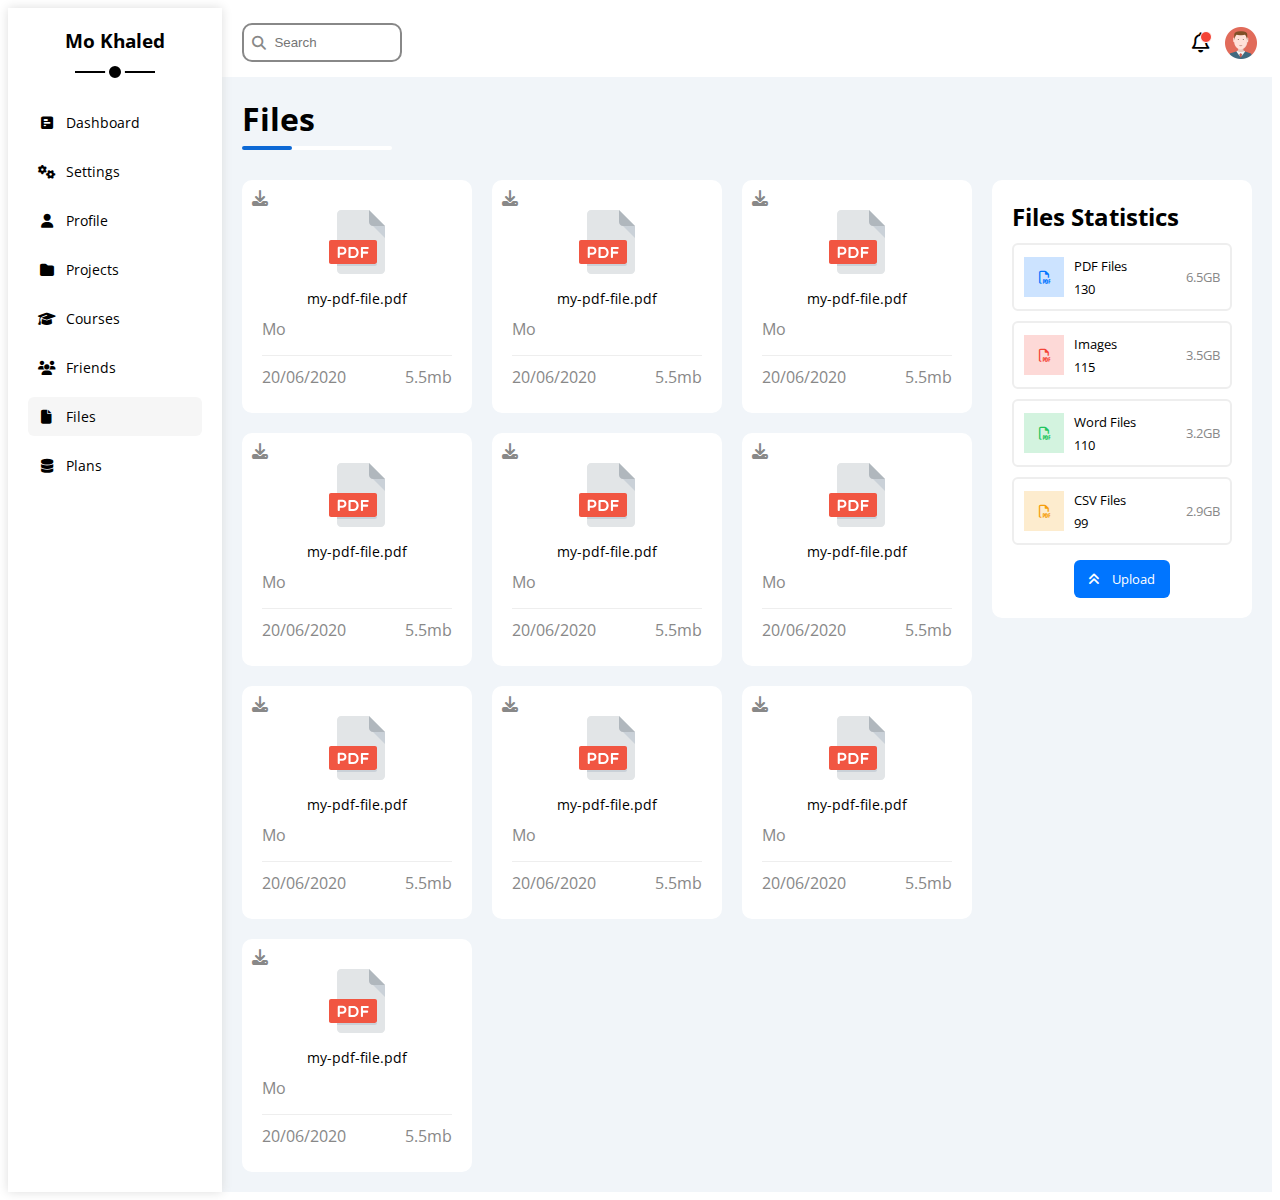
<file: files.html>
<!DOCTYPE html>
<html lang="en">

<head>
    <meta charset="UTF-8">
    <meta http-equiv="X-UA-Compatible" content="IE=edge">
    <meta name="viewport" content="width=device-width, initial-scale=1.0">
    <title>Files</title>
    <link rel="stylesheet" href="./css/framework.css">
    <link rel="stylesheet" href="./css/main.css">

    <!-- google fonts -->
    <link rel="preconnect" href="https://fonts.googleapis.com" />
    <link rel="preconnect" href="https://fonts.gstatic.com" crossorigin />
    <link href="https://fonts.googleapis.com/css2?family=Open+Sans:wght@300;500&display=swap" rel="stylesheet" />

    <!-- font awseome library -->
    <link rel="stylesheet" href="./css/all.min.css">
</head>

<body>
    <div class="page d-flex">
        <!-- Start side bar -->
        <div class="side-bar bg-white p-20 p-relative">
            <h3 class="p-relative txt-c mt-0">Mo Khaled</h3>
            <ul>
                <li><a class="d-flex align-center c-black rad-6 p-10 mb-10" href="index.html">
                        <i class="fa-solid fa-square-poll-horizontal fa-fw"></i>
                        <span class="ml-10 fs-14 hide-mobile">Dashboard</span>
                    </a></li>
                <li><a class="d-flex align-center c-black rad-6 p-10 mb-10" href="settings.html">
                        <i class="fa-solid fa-gears fa-fw"></i>
                        <span class="ml-10 fs-14 hide-mobile">settings</span>
                    </a></li>
                <li><a class="d-flex align-center c-black rad-6 p-10 mb-10" href="profile.html">
                        <i class="fa-solid fa-user fa-fw"></i>
                        <span class="ml-10 fs-14 hide-mobile">profile</span>
                    </a></li>
                <li><a class="d-flex align-center c-black rad-6 p-10 mb-10" href="projects.html">
                        <i class="fa-solid fa-folder fa-fw"></i>
                        <span class="ml-10 fs-14 hide-mobile">projects</span>
                    </a></li>
                <li><a class="d-flex align-center c-black rad-6 p-10 mb-10" href="courses.html">
                        <i class="fa-solid fa-graduation-cap fa-fw"></i>
                        <span class="ml-10 fs-14 hide-mobile">courses</span>
                    </a></li>
                <li><a class="d-flex align-center c-black rad-6 p-10 mb-10" href="friends.html">
                        <i class="fa-solid fa-users fa-fw"></i>
                        <span class="ml-10 fs-14 hide-mobile">friends</span>
                    </a></li>
                <li><a class="active d-flex align-center c-black rad-6 p-10 mb-10" href="files.html">
                        <i class="fa-solid fa-file fa-fw"></i>
                        <span class="ml-10 fs-14 hide-mobile">files</span>
                    </a></li>
                <li><a class="d-flex align-center c-black rad-6 p-10 mb-10" href="plans.html">
                        <i class="fa-solid fa-database fa-fw"></i>
                        <span class="ml-10 fs-14 hide-mobile">plans</span>
                    </a></li>
            </ul>
        </div>
        <!-- End side bar -->

        <div class="content w-full">
            <!-- start head -->
            <div class="head p-15 bg-white flex-between">
                <div class="search p-relative">
                    <input class="p-10" type="search" placeholder="Search">
                </div>
                <div class="icons p-relative d-flex align-center">
                    <span class="notification p-relative">
                        <i class="fa-regular fa-bell fa-lg"></i>
                    </span>
                    <img src="./images/avatar.png" alt="">
                </div>
            </div>
            <!-- End Head -->
            <h1 class="p-relative">files</h1>
            <!-- Start Files page -->
            <div class="files-page m-20 d-flex m-20 gap-20">
                <div class="stats bg-white p-20 rad-10">
                    <h2 class="t-capital mt-0 mb-10">files Statistics</h2>
                    <!-- Start Stat Box -->
                    <div class="stat-box d-flex align-center p-10 mb-10">
                        <i class="fa-regular fa-file-pdf c-blue blue flex-center icon mr-10"></i>
                        <div>
                            <span class="t-capital"><span class="t-upcase">pdf</span> files</span>
                            <span class="d-block mt-5">130</span>
                        </div>
                        <p class="c-grey t-upcase size">6.5gb</p>
                    </div>
                    <!-- End Stat Box -->
                    <!-- Start Stat Box -->
                    <div class="stat-box d-flex align-center p-10 mb-10">
                        <i class="fa-regular fa-file-pdf c-red red flex-center icon mr-10"></i>
                        <div>
                            <span class="t-capital">images</span>
                            <span class="d-block mt-5">115</span>
                        </div>
                        <p class="c-grey t-upcase size">3.5gb</p>
                    </div>
                    <!-- End Stat Box -->
                    <!-- Start Stat Box -->
                    <div class="stat-box d-flex align-center p-10 mb-10">
                        <i class="fa-regular fa-file-pdf c-green green flex-center icon mr-10"></i>
                        <div>
                            <span class="t-capital">word files</span>
                            <span class="d-block mt-5">110</span>
                        </div>
                        <p class="c-grey t-upcase size">3.2gb</p>
                    </div>
                    <!-- End Stat Box -->
                    <!-- Start Stat Box -->
                    <div class="stat-box d-flex align-center p-10 mb-10">
                        <i class="fa-regular fa-file-pdf c-orange orange flex-center icon mr-10"></i>
                        <div>
                            <span class="t-capital"><span class="t-upcase">csv</span> files</span>
                            <span class="d-block mt-5">99</span>
                        </div>
                        <p class="c-grey t-upcase size">2.9gb</p>
                    </div>
                    <!-- End Stat Box -->
                    <a href="#" class="upload t-capital rad-6 bg-blue c-white d-block w-fit fs-13"><i
                            class="fa-solid fa-angles-up"></i> upload</a>
                </div>
                <div class="files d-grid gap-20">
                    <!-- Start File Card -->
                    <div class="file-card bg-white rad-10 p-20 p-relative">
                        <i class="fa-solid fa-download c-grey"></i>
                        <div class="icon txt-c">
                            <img src="./images/pdf.svg" class="mt-10 mb-10 txt-c">
                        </div>
                        <div class="text pb-10">
                            <p class="fs-14 mt-0 mb-10 txt-c">my-pdf-file.pdf</p>
                            <p class="t-capital c-grey mt-0 mb-5">mo</p>
                        </div>
                        <div class="data c-grey flex-between mt-10 mb-5">
                            <span>20/06/2020</span>
                            <span>5.5mb</span>
                        </div>
                    </div>
                    <!-- End File Card -->
                    <!-- Start File Card -->
                    <div class="file-card bg-white rad-10 p-20 p-relative">
                        <i class="fa-solid fa-download c-grey"></i>
                        <div class="icon txt-c">
                            <img src="./images/pdf.svg" class="mt-10 mb-10 txt-c">
                        </div>
                        <div class="text pb-10">
                            <p class="fs-14 mt-0 mb-10 txt-c">my-pdf-file.pdf</p>
                            <p class="t-capital c-grey mt-0 mb-5">mo</p>
                        </div>
                        <div class="data c-grey flex-between mt-10 mb-5">
                            <span>20/06/2020</span>
                            <span>5.5mb</span>
                        </div>
                    </div>
                    <!-- End File Card -->
                    <!-- Start File Card -->
                    <div class="file-card bg-white rad-10 p-20 p-relative">
                        <i class="fa-solid fa-download c-grey"></i>
                        <div class="icon txt-c">
                            <img src="./images/pdf.svg" class="mt-10 mb-10 txt-c">
                        </div>
                        <div class="text pb-10">
                            <p class="fs-14 mt-0 mb-10 txt-c">my-pdf-file.pdf</p>
                            <p class="t-capital c-grey mt-0 mb-5">mo</p>
                        </div>
                        <div class="data c-grey flex-between mt-10 mb-5">
                            <span>20/06/2020</span>
                            <span>5.5mb</span>
                        </div>
                    </div>
                    <!-- End File Card -->
                    <!-- Start File Card -->
                    <div class="file-card bg-white rad-10 p-20 p-relative">
                        <i class="fa-solid fa-download c-grey"></i>
                        <div class="icon txt-c">
                            <img src="./images/pdf.svg" class="mt-10 mb-10 txt-c">
                        </div>
                        <div class="text pb-10">
                            <p class="fs-14 mt-0 mb-10 txt-c">my-pdf-file.pdf</p>
                            <p class="t-capital c-grey mt-0 mb-5">mo</p>
                        </div>
                        <div class="data c-grey flex-between mt-10 mb-5">
                            <span>20/06/2020</span>
                            <span>5.5mb</span>
                        </div>
                    </div>
                    <!-- End File Card -->
                    <!-- Start File Card -->
                    <div class="file-card bg-white rad-10 p-20 p-relative">
                        <i class="fa-solid fa-download c-grey"></i>
                        <div class="icon txt-c">
                            <img src="./images/pdf.svg" class="mt-10 mb-10 txt-c">
                        </div>
                        <div class="text pb-10">
                            <p class="fs-14 mt-0 mb-10 txt-c">my-pdf-file.pdf</p>
                            <p class="t-capital c-grey mt-0 mb-5">mo</p>
                        </div>
                        <div class="data c-grey flex-between mt-10 mb-5">
                            <span>20/06/2020</span>
                            <span>5.5mb</span>
                        </div>
                    </div>
                    <!-- End File Card -->
                    <!-- Start File Card -->
                    <div class="file-card bg-white rad-10 p-20 p-relative">
                        <i class="fa-solid fa-download c-grey"></i>
                        <div class="icon txt-c">
                            <img src="./images/pdf.svg" class="mt-10 mb-10 txt-c">
                        </div>
                        <div class="text pb-10">
                            <p class="fs-14 mt-0 mb-10 txt-c">my-pdf-file.pdf</p>
                            <p class="t-capital c-grey mt-0 mb-5">mo</p>
                        </div>
                        <div class="data c-grey flex-between mt-10 mb-5">
                            <span>20/06/2020</span>
                            <span>5.5mb</span>
                        </div>
                    </div>
                    <!-- End File Card -->
                    <!-- Start File Card -->
                    <div class="file-card bg-white rad-10 p-20 p-relative">
                        <i class="fa-solid fa-download c-grey"></i>
                        <div class="icon txt-c">
                            <img src="./images/pdf.svg" class="mt-10 mb-10 txt-c">
                        </div>
                        <div class="text pb-10">
                            <p class="fs-14 mt-0 mb-10 txt-c">my-pdf-file.pdf</p>
                            <p class="t-capital c-grey mt-0 mb-5">mo</p>
                        </div>
                        <div class="data c-grey flex-between mt-10 mb-5">
                            <span>20/06/2020</span>
                            <span>5.5mb</span>
                        </div>
                    </div>
                    <!-- End File Card -->
                    <!-- Start File Card -->
                    <div class="file-card bg-white rad-10 p-20 p-relative">
                        <i class="fa-solid fa-download c-grey"></i>
                        <div class="icon txt-c">
                            <img src="./images/pdf.svg" class="mt-10 mb-10 txt-c">
                        </div>
                        <div class="text pb-10">
                            <p class="fs-14 mt-0 mb-10 txt-c">my-pdf-file.pdf</p>
                            <p class="t-capital c-grey mt-0 mb-5">mo</p>
                        </div>
                        <div class="data c-grey flex-between mt-10 mb-5">
                            <span>20/06/2020</span>
                            <span>5.5mb</span>
                        </div>
                    </div>
                    <!-- End File Card -->
                    <!-- Start File Card -->
                    <div class="file-card bg-white rad-10 p-20 p-relative">
                        <i class="fa-solid fa-download c-grey"></i>
                        <div class="icon txt-c">
                            <img src="./images/pdf.svg" class="mt-10 mb-10 txt-c">
                        </div>
                        <div class="text pb-10">
                            <p class="fs-14 mt-0 mb-10 txt-c">my-pdf-file.pdf</p>
                            <p class="t-capital c-grey mt-0 mb-5">mo</p>
                        </div>
                        <div class="data c-grey flex-between mt-10 mb-5">
                            <span>20/06/2020</span>
                            <span>5.5mb</span>
                        </div>
                    </div>
                    <!-- End File Card -->
                    <!-- Start File Card -->
                    <div class="file-card bg-white rad-10 p-20 p-relative">
                        <i class="fa-solid fa-download c-grey"></i>
                        <div class="icon txt-c">
                            <img src="./images/pdf.svg" class="mt-10 mb-10 txt-c">
                        </div>
                        <div class="text pb-10">
                            <p class="fs-14 mt-0 mb-10 txt-c">my-pdf-file.pdf</p>
                            <p class="t-capital c-grey mt-0 mb-5">mo</p>
                        </div>
                        <div class="data c-grey flex-between mt-10 mb-5">
                            <span>20/06/2020</span>
                            <span>5.5mb</span>
                        </div>
                    </div>
                    <!-- End File Card -->
                </div>

            </div>
            <!-- End Files page -->
        </div>
    </div>

    </div>
</body>

</html>
</file>
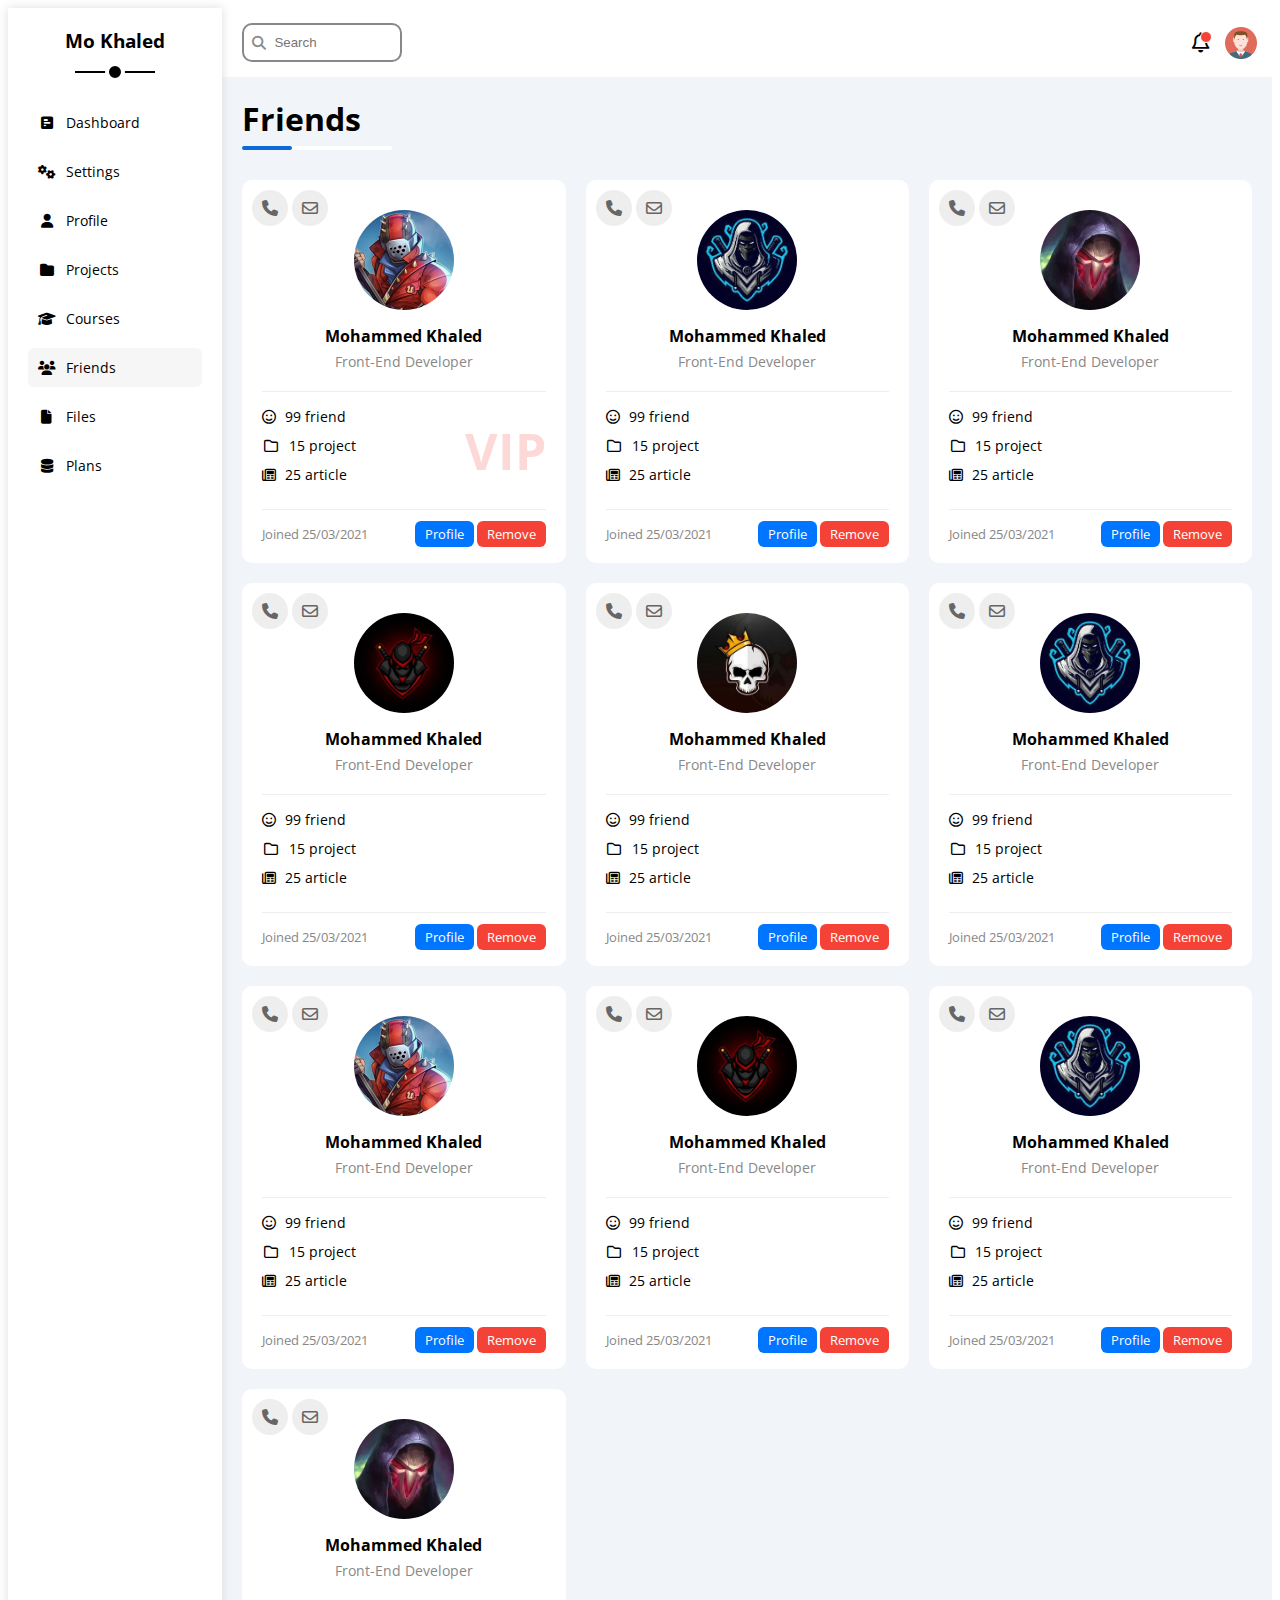
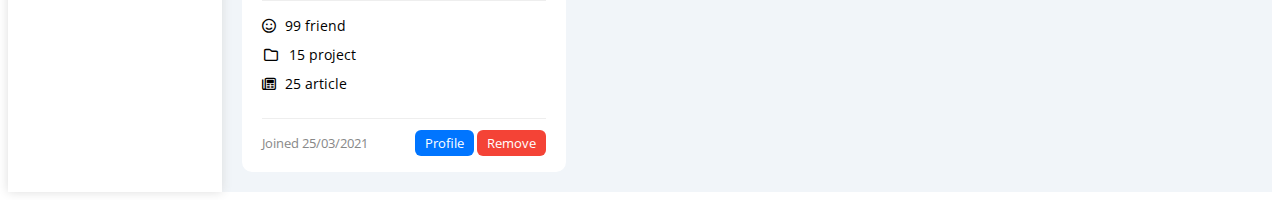
<file: friends.html>
<!DOCTYPE html>
<html lang="en">

<head>
    <meta charset="UTF-8">
    <meta http-equiv="X-UA-Compatible" content="IE=edge">
    <meta name="viewport" content="width=device-width, initial-scale=1.0">
    <title>Friends</title>
    <link rel="stylesheet" href="./css/framework.css">
    <link rel="stylesheet" href="./css/main.css">

    <!-- google fonts -->
    <link rel="preconnect" href="https://fonts.googleapis.com" />
    <link rel="preconnect" href="https://fonts.gstatic.com" crossorigin />
    <link href="https://fonts.googleapis.com/css2?family=Open+Sans:wght@300;500&display=swap" rel="stylesheet" />

    <!-- font awseome library -->
    <link rel="stylesheet" href="./css/all.min.css">
</head>

<body>
    <div class="page d-flex">
        <!-- Start side bar -->
        <div class="side-bar bg-white p-20 p-relative">
            <h3 class="p-relative txt-c mt-0">Mo Khaled</h3>
            <ul>
                <li><a class="d-flex align-center c-black rad-6 p-10 mb-10" href="index.html">
                        <i class="fa-solid fa-square-poll-horizontal fa-fw"></i>
                        <span class="ml-10 fs-14 hide-mobile">Dashboard</span>
                    </a></li>
                <li><a class="d-flex align-center c-black rad-6 p-10 mb-10" href="settings.html">
                        <i class="fa-solid fa-gears fa-fw"></i>
                        <span class="ml-10 fs-14 hide-mobile">settings</span>
                    </a></li>
                <li><a class="d-flex align-center c-black rad-6 p-10 mb-10" href="profile.html">
                        <i class="fa-solid fa-user fa-fw"></i>
                        <span class="ml-10 fs-14 hide-mobile">profile</span>
                    </a></li>
                <li><a class="d-flex align-center c-black rad-6 p-10 mb-10" href="projects.html">
                        <i class="fa-solid fa-folder fa-fw"></i>
                        <span class="ml-10 fs-14 hide-mobile">projects</span>
                    </a></li>
                <li><a class="d-flex align-center c-black rad-6 p-10 mb-10" href="courses.html">
                        <i class="fa-solid fa-graduation-cap fa-fw"></i>
                        <span class="ml-10 fs-14 hide-mobile">courses</span>
                    </a></li>
                <li><a class="active d-flex align-center c-black rad-6 p-10 mb-10" href="friends.html">
                        <i class="fa-solid fa-users fa-fw"></i>
                        <span class="ml-10 fs-14 hide-mobile">friends</span>
                    </a></li>
                <li><a class="d-flex align-center c-black rad-6 p-10 mb-10" href="files.html">
                        <i class="fa-solid fa-file fa-fw"></i>
                        <span class="ml-10 fs-14 hide-mobile">files</span>
                    </a></li>
                <li><a class="d-flex align-center c-black rad-6 p-10 mb-10" href="plans.html">
                        <i class="fa-solid fa-database fa-fw"></i>
                        <span class="ml-10 fs-14 hide-mobile">plans</span>
                    </a></li>
            </ul>
        </div>
        <!-- End side bar -->

        <div class="content w-full">
            <!-- start head -->
            <div class="head p-15 bg-white flex-between">
                <div class="search p-relative">
                    <input class="p-10" type="search" placeholder="Search">
                </div>
                <div class="icons p-relative d-flex align-center">
                    <span class="notification p-relative">
                        <i class="fa-regular fa-bell fa-lg"></i>
                    </span>
                    <img src="./images/avatar.png" alt="">
                </div>
            </div>
            <!-- End Head -->
            <h1 class="p-relative">friends</h1>

            <!-- Start Friends page -->
            <div class="friends-page d-grid gap-20 m-20">
                <!-- Start Friends box -->
                <div class="friends-box bg-white rad-10 p-20 p-relative">
                    <div class="contact">
                        <i class="fa-solid fa-phone"></i>
                        <i class="fa-regular fa-envelope"></i>
                    </div>
                    <div class="text txt-c">
                        <img src="./images/friend-01.jpg" alt="">
                        <h4 class="mt-0 mb-0 t-capital">Mohammed Khaled</h4>
                        <p class="mt-5 mb-20 c-grey t-capital fs-14">front-end developer</p>
                    </div>
                    <div class="icons mt-15 mb-15 pt-15 pb-15 p-relative">
                        <div class="mb-10 fs-14">
                            <i class="fa-regular fa-face-smile "></i>
                            <span>99 friend</span>
                        </div>
                        <div class="mb-10 fs-14">
                            <i class="fa-regular fa-folder fa-fw"></i>
                            <span>15 project</span>
                        </div>
                        <div class="mb-10 fs-14">
                            <i class="fa-regular fa-newspaper "></i>
                            <span>25 article</span>
                        </div>
                        <span class="c-red t-upcase fw-bold">vip</span>
                    </div>
                    <div class="info flex-between c-grey fs-13">
                        <span class="t-capital">joined 25/03/2021</span>
                        <div>
                            <a href="profile.html" class="bg-blue c-white btn-shape t-capital">profile</a>
                            <a href="#" class="bg-red c-white btn-shape t-capital">remove</a>
                        </div>
                    </div>
                </div>
                <!-- End Friends box -->
                <!-- Start Friends box -->
                <div class="friends-box bg-white rad-10 p-20 p-relative">
                    <div class="contact">
                        <i class="fa-solid fa-phone"></i>
                        <i class="fa-regular fa-envelope"></i>
                    </div>
                    <div class="text txt-c">
                        <img src="./images/friend-02.jpg" alt="">
                        <h4 class="mt-0 mb-0 t-capital">Mohammed Khaled</h4>
                        <p class="mt-5 mb-20 c-grey t-capital fs-14">front-end developer</p>
                    </div>
                    <div class="icons mt-15 mb-15 pt-15 pb-15">
                        <div class="mb-10 fs-14">
                            <i class="fa-regular fa-face-smile "></i>
                            <span>99 friend</span>
                        </div>
                        <div class="mb-10 fs-14">
                            <i class="fa-regular fa-folder fa-fw"></i>
                            <span>15 project</span>
                        </div>
                        <div class="mb-10 fs-14">
                            <i class="fa-regular fa-newspaper "></i>
                            <span>25 article</span>
                        </div>
                    </div>
                    <div class="info flex-between c-grey fs-13">
                        <span class="t-capital">joined 25/03/2021</span>
                        <div>
                            <a href="profile.html" class="bg-blue c-white btn-shape t-capital">profile</a>
                            <a href="#" class="bg-red c-white btn-shape t-capital">remove</a>
                        </div>
                    </div>
                </div>
                <!-- End Friends box -->
                <!-- Start Friends box -->
                <div class="friends-box bg-white rad-10 p-20 p-relative">
                    <div class="contact">
                        <i class="fa-solid fa-phone"></i>
                        <i class="fa-regular fa-envelope"></i>
                    </div>
                    <div class="text txt-c">
                        <img src="./images/friend-03.jpg" alt="">
                        <h4 class="mt-0 mb-0 t-capital">Mohammed Khaled</h4>
                        <p class="mt-5 mb-20 c-grey t-capital fs-14">front-end developer</p>
                    </div>
                    <div class="icons mt-15 mb-15 pt-15 pb-15">
                        <div class="mb-10 fs-14">
                            <i class="fa-regular fa-face-smile "></i>
                            <span>99 friend</span>
                        </div>
                        <div class="mb-10 fs-14">
                            <i class="fa-regular fa-folder fa-fw"></i>
                            <span>15 project</span>
                        </div>
                        <div class="mb-10 fs-14">
                            <i class="fa-regular fa-newspaper "></i>
                            <span>25 article</span>
                        </div>
                    </div>
                    <div class="info flex-between c-grey fs-13">
                        <span class="t-capital">joined 25/03/2021</span>
                        <div>
                            <a href="profile.html" class="bg-blue c-white btn-shape t-capital">profile</a>
                            <a href="#" class="bg-red c-white btn-shape t-capital">remove</a>
                        </div>
                    </div>
                </div>
                <!-- End Friends box -->
                <!-- Start Friends box -->
                <div class="friends-box bg-white rad-10 p-20 p-relative">
                    <div class="contact">
                        <i class="fa-solid fa-phone"></i>
                        <i class="fa-regular fa-envelope"></i>
                    </div>
                    <div class="text txt-c">
                        <img src="./images/friend-04.jpg" alt="">
                        <h4 class="mt-0 mb-0 t-capital">Mohammed Khaled</h4>
                        <p class="mt-5 mb-20 c-grey t-capital fs-14">front-end developer</p>
                    </div>
                    <div class="icons mt-15 mb-15 pt-15 pb-15">
                        <div class="mb-10 fs-14">
                            <i class="fa-regular fa-face-smile "></i>
                            <span>99 friend</span>
                        </div>
                        <div class="mb-10 fs-14">
                            <i class="fa-regular fa-folder fa-fw"></i>
                            <span>15 project</span>
                        </div>
                        <div class="mb-10 fs-14">
                            <i class="fa-regular fa-newspaper "></i>
                            <span>25 article</span>
                        </div>
                    </div>
                    <div class="info flex-between c-grey fs-13">
                        <span class="t-capital">joined 25/03/2021</span>
                        <div>
                            <a href="profile.html" class="bg-blue c-white btn-shape t-capital">profile</a>
                            <a href="#" class="bg-red c-white btn-shape t-capital">remove</a>
                        </div>
                    </div>
                </div>
                <!-- End Friends box -->
                <!-- Start Friends box -->
                <div class="friends-box bg-white rad-10 p-20 p-relative">
                    <div class="contact">
                        <i class="fa-solid fa-phone"></i>
                        <i class="fa-regular fa-envelope"></i>
                    </div>
                    <div class="text txt-c">
                        <img src="./images/friend-05.jpg" alt="">
                        <h4 class="mt-0 mb-0 t-capital">Mohammed Khaled</h4>
                        <p class="mt-5 mb-20 c-grey t-capital fs-14">front-end developer</p>
                    </div>
                    <div class="icons mt-15 mb-15 pt-15 pb-15">
                        <div class="mb-10 fs-14">
                            <i class="fa-regular fa-face-smile "></i>
                            <span>99 friend</span>
                        </div>
                        <div class="mb-10 fs-14">
                            <i class="fa-regular fa-folder fa-fw"></i>
                            <span>15 project</span>
                        </div>
                        <div class="mb-10 fs-14">
                            <i class="fa-regular fa-newspaper "></i>
                            <span>25 article</span>
                        </div>
                    </div>
                    <div class="info flex-between c-grey fs-13">
                        <span class="t-capital">joined 25/03/2021</span>
                        <div>
                            <a href="profile.html" class="bg-blue c-white btn-shape t-capital">profile</a>
                            <a href="#" class="bg-red c-white btn-shape t-capital">remove</a>
                        </div>
                    </div>
                </div>
                <!-- End Friends box -->
                <!-- Start Friends box -->
                <div class="friends-box bg-white rad-10 p-20 p-relative">
                    <div class="contact">
                        <i class="fa-solid fa-phone"></i>
                        <i class="fa-regular fa-envelope"></i>
                    </div>
                    <div class="text txt-c">
                        <img src="./images/friend-02.jpg" alt="">
                        <h4 class="mt-0 mb-0 t-capital">Mohammed Khaled</h4>
                        <p class="mt-5 mb-20 c-grey t-capital fs-14">front-end developer</p>
                    </div>
                    <div class="icons mt-15 mb-15 pt-15 pb-15">
                        <div class="mb-10 fs-14">
                            <i class="fa-regular fa-face-smile "></i>
                            <span>99 friend</span>
                        </div>
                        <div class="mb-10 fs-14">
                            <i class="fa-regular fa-folder fa-fw"></i>
                            <span>15 project</span>
                        </div>
                        <div class="mb-10 fs-14">
                            <i class="fa-regular fa-newspaper "></i>
                            <span>25 article</span>
                        </div>
                    </div>
                    <div class="info flex-between c-grey fs-13">
                        <span class="t-capital">joined 25/03/2021</span>
                        <div>
                            <a href="profile.html" class="bg-blue c-white btn-shape t-capital">profile</a>
                            <a href="#" class="bg-red c-white btn-shape t-capital">remove</a>
                        </div>
                    </div>
                </div>
                <!-- End Friends box -->
                <!-- Start Friends box -->
                <div class="friends-box bg-white rad-10 p-20 p-relative">
                    <div class="contact">
                        <i class="fa-solid fa-phone"></i>
                        <i class="fa-regular fa-envelope"></i>
                    </div>
                    <div class="text txt-c">
                        <img src="./images/friend-01.jpg" alt="">
                        <h4 class="mt-0 mb-0 t-capital">Mohammed Khaled</h4>
                        <p class="mt-5 mb-20 c-grey t-capital fs-14">front-end developer</p>
                    </div>
                    <div class="icons mt-15 mb-15 pt-15 pb-15">
                        <div class="mb-10 fs-14">
                            <i class="fa-regular fa-face-smile "></i>
                            <span>99 friend</span>
                        </div>
                        <div class="mb-10 fs-14">
                            <i class="fa-regular fa-folder fa-fw"></i>
                            <span>15 project</span>
                        </div>
                        <div class="mb-10 fs-14">
                            <i class="fa-regular fa-newspaper "></i>
                            <span>25 article</span>
                        </div>
                    </div>
                    <div class="info flex-between c-grey fs-13">
                        <span class="t-capital">joined 25/03/2021</span>
                        <div>
                            <a href="profile.html" class="bg-blue c-white btn-shape t-capital">profile</a>
                            <a href="#" class="bg-red c-white btn-shape t-capital">remove</a>
                        </div>
                    </div>
                </div>
                <!-- End Friends box -->
                <!-- Start Friends box -->
                <div class="friends-box bg-white rad-10 p-20 p-relative">
                    <div class="contact">
                        <i class="fa-solid fa-phone"></i>
                        <i class="fa-regular fa-envelope"></i>
                    </div>
                    <div class="text txt-c">
                        <img src="./images/friend-04.jpg" alt="">
                        <h4 class="mt-0 mb-0 t-capital">Mohammed Khaled</h4>
                        <p class="mt-5 mb-20 c-grey t-capital fs-14">front-end developer</p>
                    </div>
                    <div class="icons mt-15 mb-15 pt-15 pb-15">
                        <div class="mb-10 fs-14">
                            <i class="fa-regular fa-face-smile "></i>
                            <span>99 friend</span>
                        </div>
                        <div class="mb-10 fs-14">
                            <i class="fa-regular fa-folder fa-fw"></i>
                            <span>15 project</span>
                        </div>
                        <div class="mb-10 fs-14">
                            <i class="fa-regular fa-newspaper "></i>
                            <span>25 article</span>
                        </div>
                    </div>
                    <div class="info flex-between c-grey fs-13">
                        <span class="t-capital">joined 25/03/2021</span>
                        <div>
                            <a href="profile.html" class="bg-blue c-white btn-shape t-capital">profile</a>
                            <a href="#" class="bg-red c-white btn-shape t-capital">remove</a>
                        </div>
                    </div>
                </div>
                <!-- End Friends box -->
                <!-- Start Friends box -->
                <div class="friends-box bg-white rad-10 p-20 p-relative">
                    <div class="contact">
                        <i class="fa-solid fa-phone"></i>
                        <i class="fa-regular fa-envelope"></i>
                    </div>
                    <div class="text txt-c">
                        <img src="./images/friend-02.jpg" alt="">
                        <h4 class="mt-0 mb-0 t-capital">Mohammed Khaled</h4>
                        <p class="mt-5 mb-20 c-grey t-capital fs-14">front-end developer</p>
                    </div>
                    <div class="icons mt-15 mb-15 pt-15 pb-15">
                        <div class="mb-10 fs-14">
                            <i class="fa-regular fa-face-smile "></i>
                            <span>99 friend</span>
                        </div>
                        <div class="mb-10 fs-14">
                            <i class="fa-regular fa-folder fa-fw"></i>
                            <span>15 project</span>
                        </div>
                        <div class="mb-10 fs-14">
                            <i class="fa-regular fa-newspaper "></i>
                            <span>25 article</span>
                        </div>
                    </div>
                    <div class="info flex-between c-grey fs-13">
                        <span class="t-capital">joined 25/03/2021</span>
                        <div>
                            <a href="profile.html" class="bg-blue c-white btn-shape t-capital">profile</a>
                            <a href="#" class="bg-red c-white btn-shape t-capital">remove</a>
                        </div>
                    </div>
                </div>
                <!-- End Friends box -->
                <!-- Start Friends box -->
                <div class="friends-box bg-white rad-10 p-20 p-relative">
                    <div class="contact">
                        <i class="fa-solid fa-phone"></i>
                        <i class="fa-regular fa-envelope"></i>
                    </div>
                    <div class="text txt-c">
                        <img src="./images/friend-03.jpg" alt="">
                        <h4 class="mt-0 mb-0 t-capital">Mohammed Khaled</h4>
                        <p class="mt-5 mb-20 c-grey t-capital fs-14">front-end developer</p>
                    </div>
                    <div class="icons mt-15 mb-15 pt-15 pb-15">
                        <div class="mb-10 fs-14">
                            <i class="fa-regular fa-face-smile "></i>
                            <span>99 friend</span>
                        </div>
                        <div class="mb-10 fs-14">
                            <i class="fa-regular fa-folder fa-fw"></i>
                            <span>15 project</span>
                        </div>
                        <div class="mb-10 fs-14">
                            <i class="fa-regular fa-newspaper "></i>
                            <span>25 article</span>
                        </div>
                    </div>
                    <div class="info flex-between c-grey fs-13">
                        <span class="t-capital">joined 25/03/2021</span>
                        <div>
                            <a href="profile.html" class="bg-blue c-white btn-shape t-capital">profile</a>
                            <a href="#" class="bg-red c-white btn-shape t-capital">remove</a>
                        </div>
                    </div>
                </div>
                <!-- End Friends box -->
            </div>
            <!-- End Friends page -->

        </div>
    </div>
    </div>
</body>

</html>
</file>
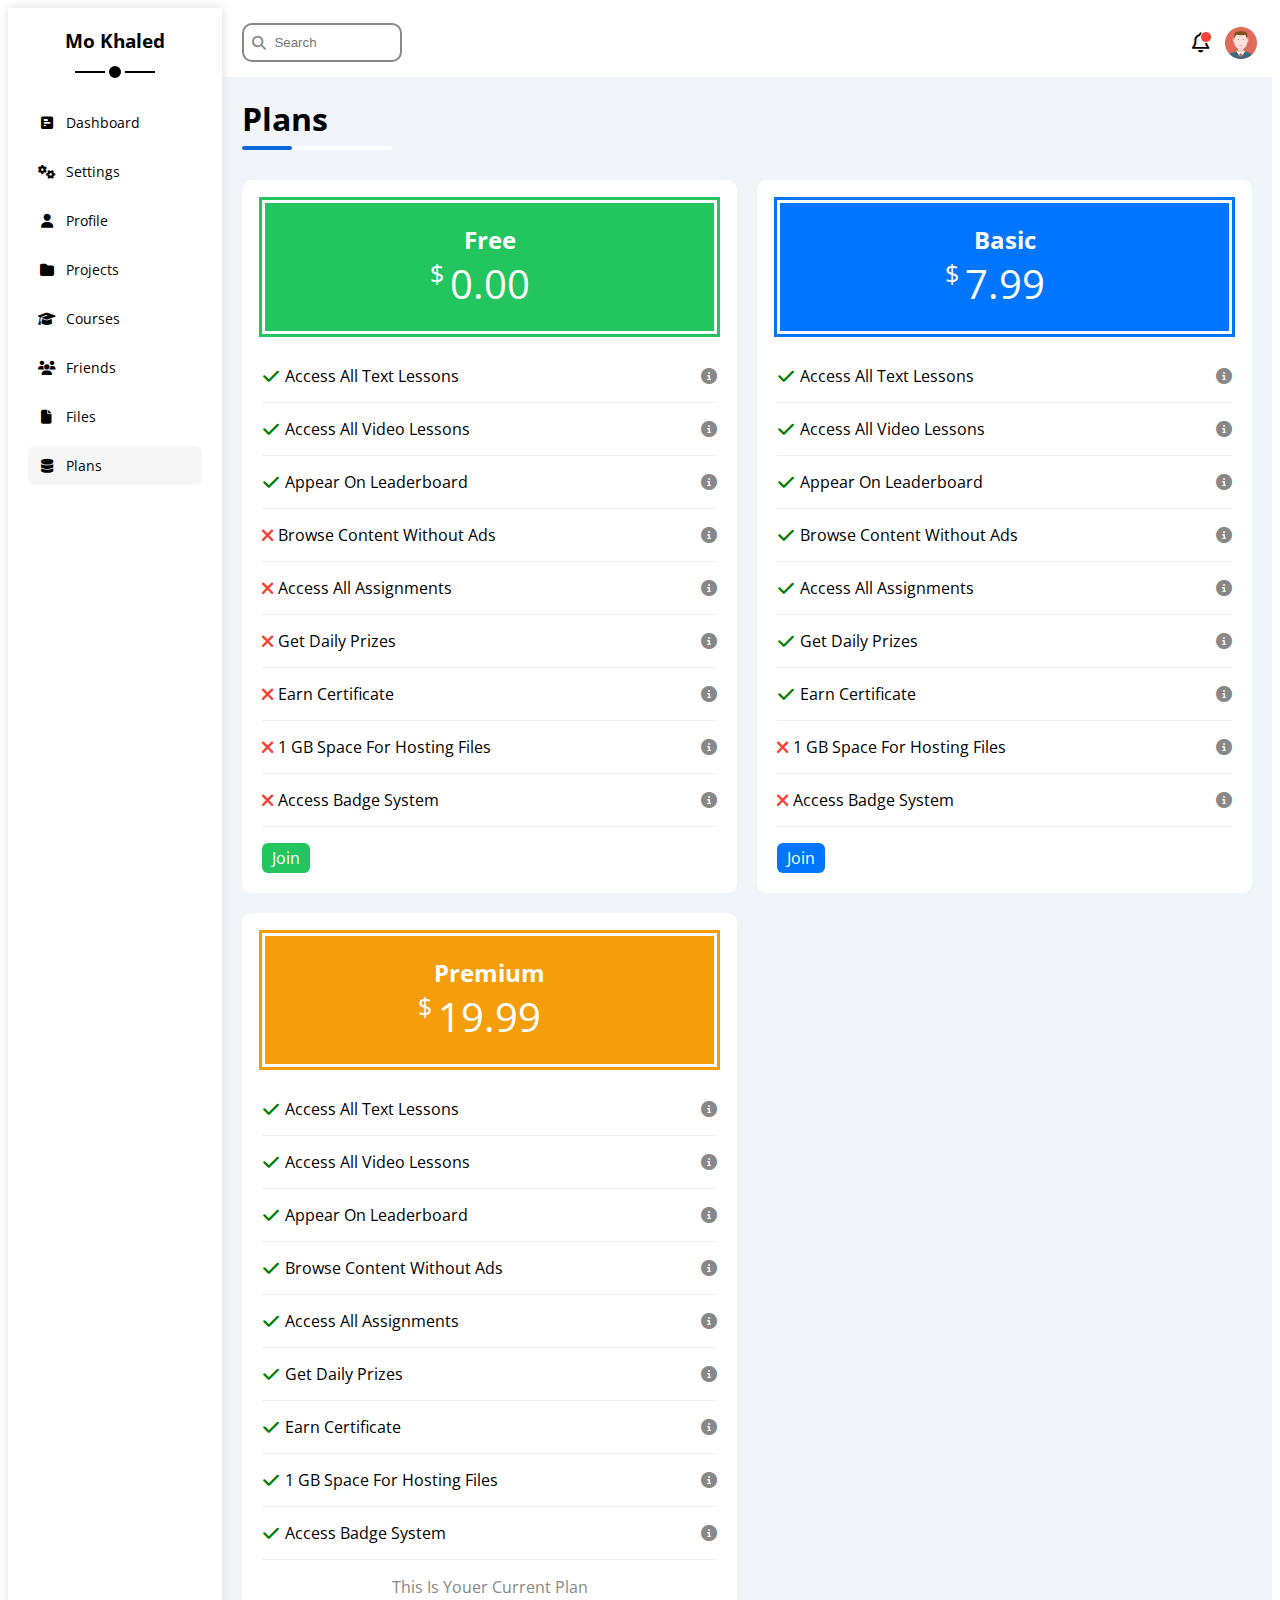
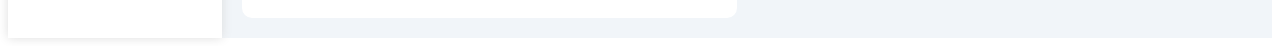
<file: plans.html>
<!DOCTYPE html>
<html lang="en">

<head>
    <meta charset="UTF-8">
    <meta http-equiv="X-UA-Compatible" content="IE=edge">
    <meta name="viewport" content="width=device-width, initial-scale=1.0">
    <title>Plans</title>
    <link rel="stylesheet" href="./css/framework.css">
    <link rel="stylesheet" href="./css/main.css">

    <!-- google fonts -->
    <link rel="preconnect" href="https://fonts.googleapis.com" />
    <link rel="preconnect" href="https://fonts.gstatic.com" crossorigin />
    <link href="https://fonts.googleapis.com/css2?family=Open+Sans:wght@300;500&display=swap" rel="stylesheet" />

    <!-- font awseome library -->
    <link rel="stylesheet" href="./css/all.min.css">
</head>

<body>
    <div class="page d-flex">
        <!-- Start side bar -->
        <div class="side-bar bg-white p-20 p-relative">
            <h3 class="p-relative txt-c mt-0">Mo Khaled</h3>
            <ul>
                <li><a class="d-flex align-center c-black rad-6 p-10 mb-10" href="index.html">
                        <i class="fa-solid fa-square-poll-horizontal fa-fw"></i>
                        <span class="ml-10 fs-14 hide-mobile">Dashboard</span>
                    </a></li>
                <li><a class="d-flex align-center c-black rad-6 p-10 mb-10" href="settings.html">
                        <i class="fa-solid fa-gears fa-fw"></i>
                        <span class="ml-10 fs-14 hide-mobile">settings</span>
                    </a></li>
                <li><a class="d-flex align-center c-black rad-6 p-10 mb-10" href="profile.html">
                        <i class="fa-solid fa-user fa-fw"></i>
                        <span class="ml-10 fs-14 hide-mobile">profile</span>
                    </a></li>
                <li><a class="d-flex align-center c-black rad-6 p-10 mb-10" href="projects.html">
                        <i class="fa-solid fa-folder fa-fw"></i>
                        <span class="ml-10 fs-14 hide-mobile">projects</span>
                    </a></li>
                <li><a class="d-flex align-center c-black rad-6 p-10 mb-10" href="courses.html">
                        <i class="fa-solid fa-graduation-cap fa-fw"></i>
                        <span class="ml-10 fs-14 hide-mobile">courses</span>
                    </a></li>
                <li><a class="d-flex align-center c-black rad-6 p-10 mb-10" href="friends.html">
                        <i class="fa-solid fa-users fa-fw"></i>
                        <span class="ml-10 fs-14 hide-mobile">friends</span>
                    </a></li>
                <li><a class="d-flex align-center c-black rad-6 p-10 mb-10" href="files.html">
                        <i class="fa-solid fa-file fa-fw"></i>
                        <span class="ml-10 fs-14 hide-mobile">files</span>
                    </a></li>
                <li><a class="active d-flex align-center c-black rad-6 p-10 mb-10" href="plans.html">
                        <i class="fa-solid fa-database fa-fw"></i>
                        <span class="ml-10 fs-14 hide-mobile">plans</span>
                    </a></li>
            </ul>
        </div>
        <!-- End side bar -->

        <div class="content w-full">
            <!-- start head -->
            <div class="head p-15 bg-white flex-between">
                <div class="search p-relative">
                    <input class="p-10" type="search" placeholder="Search">
                </div>
                <div class="icons p-relative d-flex align-center">
                    <span class="notification p-relative">
                        <i class="fa-regular fa-bell fa-lg"></i>
                    </span>
                    <img src="./images/avatar.png" alt="">
                </div>
            </div>
            <!-- End Head -->
            <h1 class="p-relative">plans</h1>
            <!-- Start Plans Page -->
            <div class="plans-page d-grid gap-20 m-20">
                <!-- Start Plan Card -->
                <div class="plan bg-white rad-10 p-20 green">
                    <div class="type txt-c bg-green p-20 c-white">
                        <h2 class="m-0 t-capital">free</h2>
                        <div class="mt-0 mb-20 t-capital fs-25 p-relative w-fit price">
                            <span>$</span>
                            0.00
                        </div>
                    </div>
                    <ul>
                        <li>
                            <i class="fa-solid fa-check yes"></i>
                            <span>access all text lessons</span>
                            <i class="fa-solid fa-circle-info help"></i>
                        </li>
                        <li>
                            <i class="fa-solid fa-check yes"></i>
                            <span>access all video lessons</span>
                            <i class="fa-solid fa-circle-info help"></i>
                        </li>
                        <li>
                            <i class="fa-solid fa-check yes"></i>
                            <span>appear on leaderboard</span>
                            <i class="fa-solid fa-circle-info help"></i>
                        </li>
                        <li>
                            <i class="fa-solid fa-xmark no"></i>
                            <span>Browse Content Without Ads</span>
                            <i class="fa-solid fa-circle-info help"></i>
                        </li>
                        <li>
                            <i class="fa-solid fa-xmark no"></i>
                            <span>Access All Assignments</span>
                            <i class="fa-solid fa-circle-info help"></i>
                        </li>
                        <li>
                            <i class="fa-solid fa-xmark no"></i>
                            <span>Get Daily Prizes</span>
                            <i class="fa-solid fa-circle-info help"></i>
                        </li>
                        <li>
                            <i class="fa-solid fa-xmark no"></i>
                            <span>Earn Certificate</span>
                            <i class="fa-solid fa-circle-info help"></i>
                        </li>
                        <li>
                            <i class="fa-solid fa-xmark no"></i>
                            <span>1 GB Space For Hosting Files</span>
                            <i class="fa-solid fa-circle-info help"></i>
                        </li>
                        <li>
                            <i class="fa-solid fa-xmark no"></i>
                            <span>Access Badge System</span>
                            <i class="fa-solid fa-circle-info help"></i>
                        </li>
                    </ul>
                    <a href="#" class="btn-shape d-block bg-green c-white w-fit t-capital">join</a>
                </div>
                <!-- End Plan Card -->
                <!-- Start Plan Card -->
                <div class="plan bg-white rad-10 p-20 blue">
                    <div class="type txt-c bg-blue p-20 c-white">
                        <h2 class="m-0 t-capital">basic</h2>
                        <div class="mt-0 mb-20 t-capital fs-25 p-relative w-fit price">
                            <span>$</span>
                            7.99
                        </div>
                    </div>
                    <ul>
                        <li>
                            <i class="fa-solid fa-check yes"></i>
                            <span>access all text lessons</span>
                            <i class="fa-solid fa-circle-info help"></i>
                        </li>
                        <li>
                            <i class="fa-solid fa-check yes"></i>
                            <span>access all video lessons</span>
                            <i class="fa-solid fa-circle-info help"></i>
                        </li>
                        <li>
                            <i class="fa-solid fa-check yes"></i>
                            <span>appear on leaderboard</span>
                            <i class="fa-solid fa-circle-info help"></i>
                        </li>
                        <li>
                            <i class="fa-solid fa-check yes"></i>
                            <span>Browse Content Without Ads</span>
                            <i class="fa-solid fa-circle-info help"></i>
                        </li>
                        <li>
                            <i class="fa-solid fa-check yes"></i>
                            <span>Access All Assignments</span>
                            <i class="fa-solid fa-circle-info help"></i>
                        </li>
                        <li>
                            <i class="fa-solid fa-check yes"></i>
                            <span>Get Daily Prizes</span>
                            <i class="fa-solid fa-circle-info help"></i>
                        </li>
                        <li>
                            <i class="fa-solid fa-check yes"></i>
                            <span>Earn Certificate</span>
                            <i class="fa-solid fa-circle-info help"></i>
                        </li>
                        <li>
                            <i class="fa-solid fa-xmark no"></i>
                            <span>1 GB Space For Hosting Files</span>
                            <i class="fa-solid fa-circle-info help"></i>
                        </li>
                        <li>
                            <i class="fa-solid fa-xmark no"></i>
                            <span>Access Badge System</span>
                            <i class="fa-solid fa-circle-info help"></i>
                        </li>
                    </ul>
                    <a href="#" class="btn-shape d-block bg-blue c-white w-fit t-capital">join</a>
                </div>
                <!-- End Plan Card -->
                <!-- Start Plan Card -->
                <div class="plan bg-white rad-10 p-20 orange">
                    <div class="type txt-c bg-orange p-20 c-white">
                        <h2 class="m-0 t-capital">premium</h2>
                        <div class="mt-0 mb-20 t-capital fs-25 p-relative w-fit price">
                            <span>$</span>
                            19.99
                        </div>
                    </div>
                    <ul>
                        <li>
                            <i class="fa-solid fa-check yes"></i>
                            <span>access all text lessons</span>
                            <i class="fa-solid fa-circle-info help"></i>
                        </li>
                        <li>
                            <i class="fa-solid fa-check yes"></i>
                            <span>access all video lessons</span>
                            <i class="fa-solid fa-circle-info help"></i>
                        </li>
                        <li>
                            <i class="fa-solid fa-check yes"></i>
                            <span>appear on leaderboard</span>
                            <i class="fa-solid fa-circle-info help"></i>
                        </li>
                        <li>
                            <i class="fa-solid fa-check yes"></i>
                            <span>Browse Content Without Ads</span>
                            <i class="fa-solid fa-circle-info help"></i>
                        </li>
                        <li>
                            <i class="fa-solid fa-check yes"></i>
                            <span>Access All Assignments</span>
                            <i class="fa-solid fa-circle-info help"></i>
                        </li>
                        <li>
                            <i class="fa-solid fa-check yes"></i>
                            <span>Get Daily Prizes</span>
                            <i class="fa-solid fa-circle-info help"></i>
                        </li>
                        <li>
                            <i class="fa-solid fa-check yes"></i>
                            <span>Earn Certificate</span>
                            <i class="fa-solid fa-circle-info help"></i>
                        </li>
                        <li>
                            <i class="fa-solid fa-check yes"></i>
                            <span>1 GB Space For Hosting Files</span>
                            <i class="fa-solid fa-circle-info help"></i>
                        </li>
                        <li>
                            <i class="fa-solid fa-check yes"></i>
                            <span>Access Badge System</span>
                            <i class="fa-solid fa-circle-info help"></i>
                        </li>
                    </ul>
                    <p class="c-grey d-block txt-c m-0 t-capital">this is youer current plan</p>
                </div>
                <!-- End Plan Card -->
            </div>
            <!-- End Plans Page -->
        </div>
    </div>

    </div>
</body>

</html>
</file>
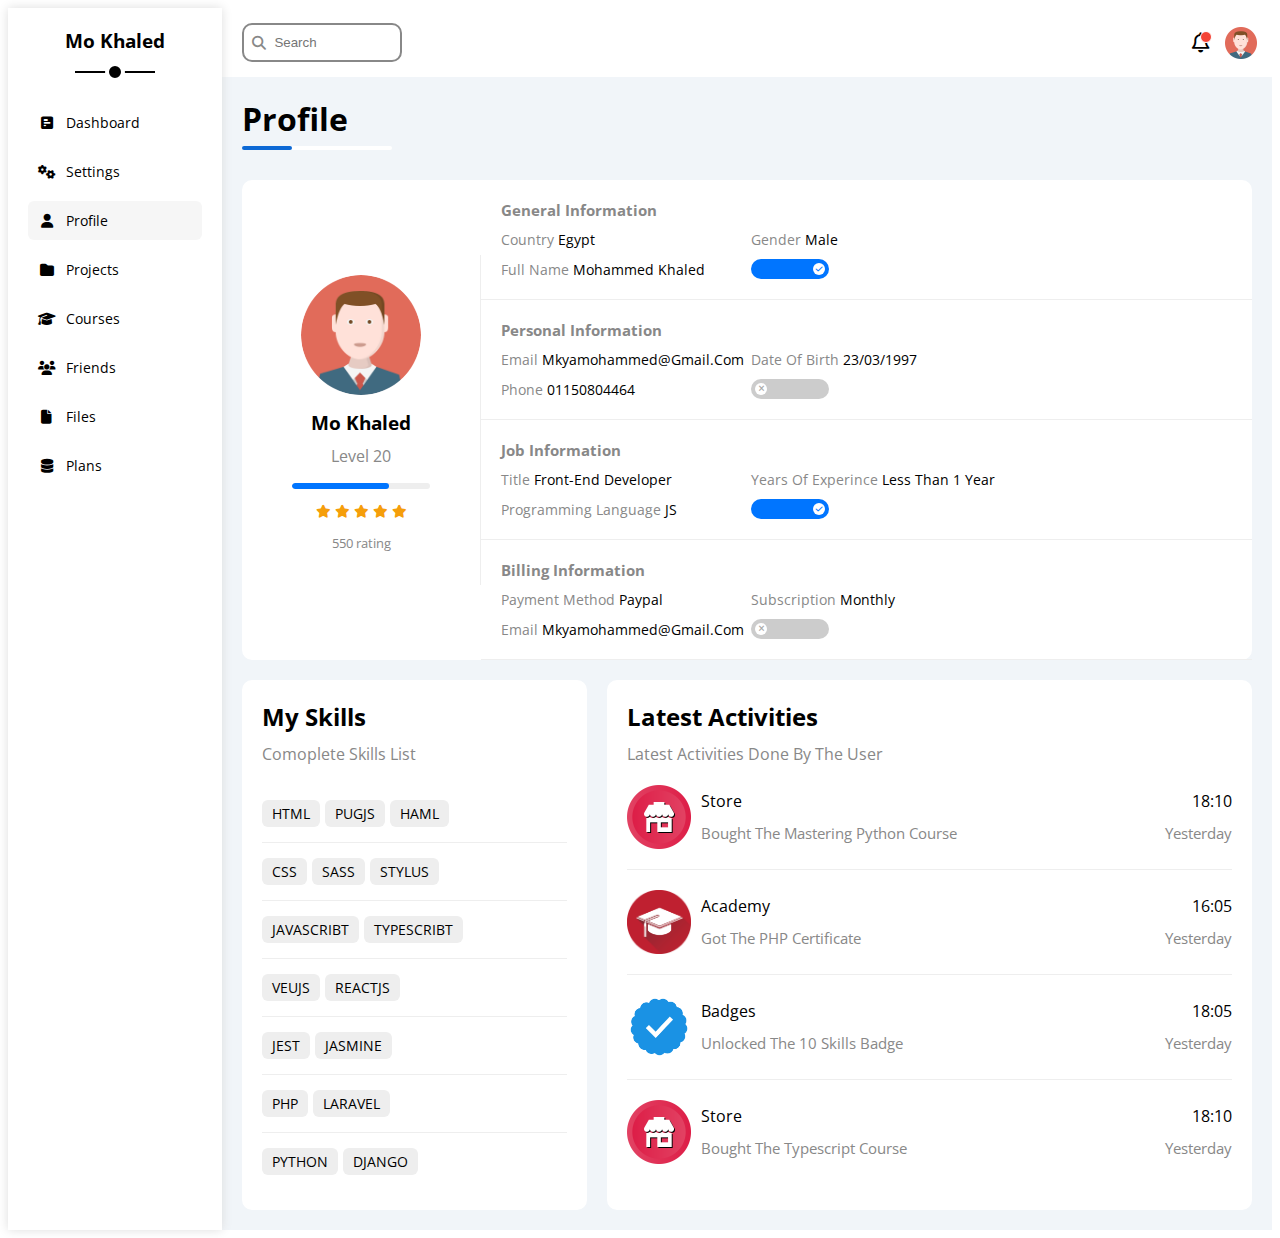
<file: profile.html>
<!DOCTYPE html>
<html lang="en">

<head>
    <meta charset="UTF-8">
    <meta http-equiv="X-UA-Compatible" content="IE=edge">
    <meta name="viewport" content="width=device-width, initial-scale=1.0">
    <title>Profile</title>
    <link rel="stylesheet" href="./css/framework.css">
    <link rel="stylesheet" href="./css/main.css">

    <!-- google fonts -->
    <link rel="preconnect" href="https://fonts.googleapis.com" />
    <link rel="preconnect" href="https://fonts.gstatic.com" crossorigin />
    <link href="https://fonts.googleapis.com/css2?family=Open+Sans:wght@300;500&display=swap" rel="stylesheet" />

    <!-- font awseome library -->
    <link rel="stylesheet" href="./css/all.min.css">
</head>

<body>
    <div class="page d-flex">
        <!-- Start side bar -->
        <div class="side-bar bg-white p-20 p-relative">
            <h3 class="p-relative txt-c mt-0">Mo Khaled</h3>
            <ul>
                <li><a class="d-flex align-center c-black rad-6 p-10 mb-10" href="index.html">
                        <i class="fa-solid fa-square-poll-horizontal fa-fw"></i>
                        <span class="ml-10 fs-14 hide-mobile">Dashboard</span>
                    </a></li>
                <li><a class="d-flex align-center c-black rad-6 p-10 mb-10" href="settings.html">
                        <i class="fa-solid fa-gears fa-fw"></i>
                        <span class="ml-10 fs-14 hide-mobile">settings</span>
                    </a></li>
                <li><a class="active d-flex align-center c-black rad-6 p-10 mb-10" href="profile.html">
                        <i class="fa-solid fa-user fa-fw"></i>
                        <span class="ml-10 fs-14 hide-mobile">profile</span>
                    </a></li>
                <li><a class="d-flex align-center c-black rad-6 p-10 mb-10" href="projects.html">
                        <i class="fa-solid fa-folder fa-fw"></i>
                        <span class="ml-10 fs-14 hide-mobile">projects</span>
                    </a></li>
                <li><a class="d-flex align-center c-black rad-6 p-10 mb-10" href="courses.html">
                        <i class="fa-solid fa-graduation-cap fa-fw"></i>
                        <span class="ml-10 fs-14 hide-mobile">courses</span>
                    </a></li>
                <li><a class="d-flex align-center c-black rad-6 p-10 mb-10" href="friends.html">
                        <i class="fa-solid fa-users fa-fw"></i>
                        <span class="ml-10 fs-14 hide-mobile">friends</span>
                    </a></li>
                <li><a class="d-flex align-center c-black rad-6 p-10 mb-10" href="files.html">
                        <i class="fa-solid fa-file fa-fw"></i>
                        <span class="ml-10 fs-14 hide-mobile">files</span>
                    </a></li>
                <li><a class="d-flex align-center c-black rad-6 p-10 mb-10" href="plans.html">
                        <i class="fa-solid fa-database fa-fw"></i>
                        <span class="ml-10 fs-14 hide-mobile">plans</span>
                    </a></li>
            </ul>
        </div>
        <!-- End side bar -->

        <div class="content w-full">
            <!-- start head -->
            <div class="head p-15 bg-white flex-between">
                <div class="search p-relative">
                    <input class="p-10" type="search" placeholder="Search">
                </div>
                <div class="icons p-relative d-flex align-center">
                    <span class="notification p-relative">
                        <i class="fa-regular fa-bell fa-lg"></i>
                    </span>
                    <img src="./images/avatar.png" alt="">
                </div>
            </div>
            <!-- End Head -->
            <h1 class="p-relative">profile</h1>
            <!-- Start profile -->
            <div class="profile m-20">
                <div class="overview bg-white rad-10 d-flex align-center">
                    <div class="avatar-box txt-c p-20">
                        <img src="./images/avatar.png" class="rad-50 mb-10">
                        <h3 class="t-capital m-0">Mo Khaled</h3>
                        <p class="c-grey mt-10 t-capital">level 20</p>
                        <div class="level p-relative bg-eee rad-10">
                            <span style="width: 70%"></span>
                        </div>
                        <div class="rating mt-10 mb-10">
                            <i class="fa-solid fa-star fs-13 c-orange"></i>
                            <i class="fa-solid fa-star fs-13 c-orange"></i>
                            <i class="fa-solid fa-star fs-13 c-orange"></i>
                            <i class="fa-solid fa-star fs-13 c-orange"></i>
                            <i class="fa-solid fa-star fs-13 c-orange"></i>
                        </div>
                        <p class="c-grey fs-13">550 rating</p>
                    </div>
                    <div class="info-box w-full text-c-mobile">
                        <!-- Start row -->
                        <div class="box p-20 d-flex align-center">
                            <h4 class="t-capital c-grey m-0 w-full fs-15">general information</h4>
                            <div class="fs-14">
                                <span class="c-grey t-capital">country</span>
                                <span class="t-capital">Egypt</span>
                            </div>
                            <div class="fs-14">
                                <span class="c-grey t-capital">gender</span>
                                <span class="t-capital">male</span>
                            </div>
                            <div class="fs-14">
                                <span class="c-grey t-capital">full name</span>
                                <span class="t-capital">Mohammed Khaled</span>
                            </div>
                            <div>
                                <label>
                                    <input type="checkbox" class="toggle-checkbox" checked>
                                    <div class="toggle-switch"></div>
                                </label>
                            </div>
                        </div>
                        <!-- End row -->

                        <!-- Start row -->
                        <div class="box p-20 d-flex align-center">
                            <h4 class="t-capital c-grey m-0 w-full fs-15">personal information</h4>
                            <div class="fs-14">
                                <span class="c-grey t-capital">email</span>
                                <span class="t-capital">mkyamohammed@gmail.com</span>
                            </div>
                            <div class="fs-14">
                                <span class="c-grey t-capital">date of birth</span>
                                <span class="t-capital">23/03/1997</span>
                            </div>
                            <div class="fs-14">
                                <span class="c-grey t-capital">phone</span>
                                <span class="t-capital">01150804464</span>
                            </div>
                            <div>
                                <label>
                                    <input type="checkbox" class="toggle-checkbox" unchecked>
                                    <div class="toggle-switch"></div>
                                </label>
                            </div>
                        </div>
                        <!-- End row -->
                        <!-- Start row -->
                        <div class="box p-20 d-flex align-center">
                            <h4 class="t-capital c-grey m-0 w-full fs-15">job information</h4>
                            <div class="fs-14">
                                <span class="c-grey t-capital">title</span>
                                <span class="t-capital">front-end developer</span>
                            </div>
                            <div class="fs-14">
                                <span class="c-grey t-capital">years of experince</span>
                                <span class="t-capital">less than 1 year</span>
                            </div>
                            <div class="fs-14">
                                <span class="c-grey t-capital">programming Language</span>
                                <span class="t-capital">JS</span>
                            </div>
                            <div>
                                <label>
                                    <input type="checkbox" class="toggle-checkbox" checked>
                                    <div class="toggle-switch"></div>
                                </label>
                            </div>
                        </div>
                        <!-- End row -->
                        <!-- Start row -->
                        <div class="box p-20 d-flex align-center">
                            <h4 class="t-capital c-grey m-0 w-full fs-15">billing information</h4>
                            <div class="fs-14">
                                <span class="c-grey t-capital">payment method</span>
                                <span class="t-capital">paypal</span>
                            </div>
                            <div class="fs-14">
                                <span class="c-grey t-capital">Subscription</span>
                                <span class="t-capital">monthly</span>
                            </div>
                            <div class="fs-14">
                                <span class="c-grey t-capital">email</span>
                                <span class="t-capital">mkyamohammed@gmail.com</span>
                            </div>
                            <div class="fs-14">
                                <label>
                                    <input type="checkbox" class="toggle-checkbox" unchecked>
                                    <div class="toggle-switch"></div>
                                </label>
                            </div>
                        </div>
                        <!-- End row -->
                    </div>
                </div>
                <div class="other-data d-flex gap-20">
                    <div class="skills bg-white rad-10 p-20 mt-20">
                        <h2 class="mt-0 mb-10 t-capital">my skills</h2>
                        <p class="c-grey t-capital mt-0 mb-20">comoplete skills list</p>
                        <ul class="m-0 text-c-mobile">
                            <li><span>html</span><span>pugjs</span><span>haml</span></li>
                            <li><span>css</span><span>sass</span><span>stylus</span></li>
                            <li><span>javaScribt</span><span>typescribt</span></li>
                            <li><span>veujs</span><span>reactjs</span></li>
                            <li><span>jest</span><span>jasmine</span></li>
                            <li><span>php</span><span>laravel</span></li>
                            <li><span>python</span><span>django</span></li>
                        </ul>
                    </div>
                    <div class="latest-activities bg-white rad-10 p-20 mt-20">
                        <h2 class="t-capital mt-0 mb-10">latest activities</h2>
                        <p class="t-capital c-grey mt-0 mb-20">Latest Activities Done By The User</p>
                        <!-- Start activity box -->
                        <div class="activity-box d-flex align-center text-c-mobile  pb-20 mb-20">
                            <img src="./images/activity-01.png" alt="">
                            <div class="text">
                                <span class="d-block t-capital mb-10">store</span>
                                <span class="c-grey fs-15 ">Bought The Mastering Python Course</span>
                            </div>
                            <div class="date">
                                <span class="d-block mb-10">18:10</span>
                                <span class="c-grey fs-15 mt-0 t-capital">yesterday</span>
                            </div>
                        </div>
                        <!-- End activity box -->
                        <!-- Start activity box -->
                        <div class="activity-box d-flex align-center text-c-mobile pb-20 mb-20">
                            <img src="./images/activity-02.png" alt="">
                            <div class="text">
                                <span class="d-block t-capital mb-10">academy</span>
                                <span class="c-grey fs-15 ">Got The PHP Certificate</span>
                            </div>
                            <div class="date">
                                <span class="d-block mb-10">16:05</span>
                                <span class="c-grey fs-15 mt-0 t-capital">yesterday</span>
                            </div>
                        </div>
                        <!-- End activity box -->
                        <!-- Start activity box -->
                        <div class="activity-box d-flex align-center text-c-mobile  pb-20 mb-20">
                            <img src="./images/activity-03.png" alt="">
                            <div class="text">
                                <span class="d-block t-capital mb-10">badges</span>
                                <span class="c-grey fs-15 ">Unlocked The 10 Skills Badge</span>
                            </div>
                            <div class="date">
                                <span class="d-block mb-10">18:05</span>
                                <span class="c-grey fs-15 mt-0 t-capital">yesterday</span>
                            </div>
                        </div>
                        <!-- End activity box -->
                        <!-- Start activity box -->
                        <div class="activity-box d-flex align-center text-c-mobile ">
                            <img src="./images/activity-01.png" alt="">
                            <div class="text">
                                <span class="d-block t-capital mb-10">store</span>
                                <span class="c-grey fs-15 ">Bought The Typescript Course</span>
                            </div>
                            <div class="date">
                                <span class="d-block mb-10">18:10</span>
                                <span class="c-grey fs-15 mt-0 t-capital">yesterday</span>
                            </div>
                        </div>
                        <!-- End activity box -->
                    </div>
                </div>
            </div>
            <!-- End profile -->
        </div>
    </div>
    </div>
</body>

</html>
</file>
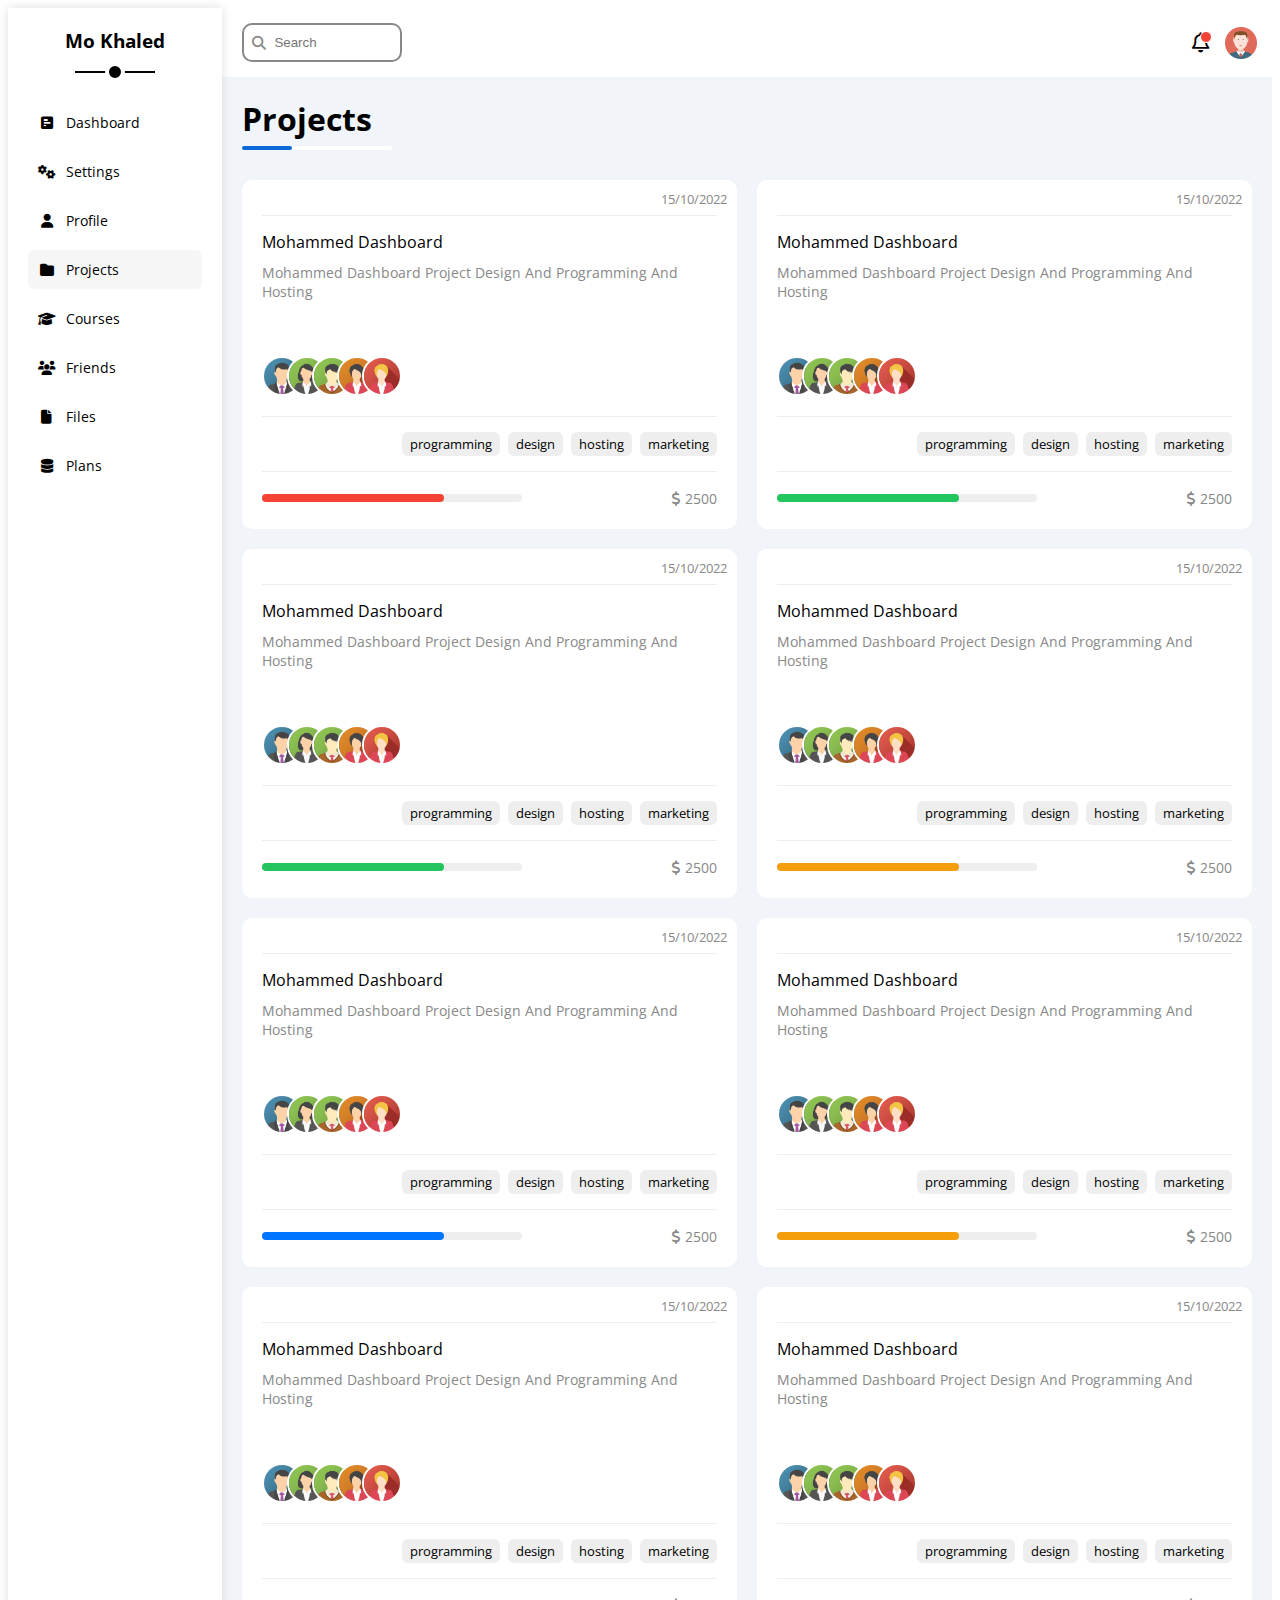
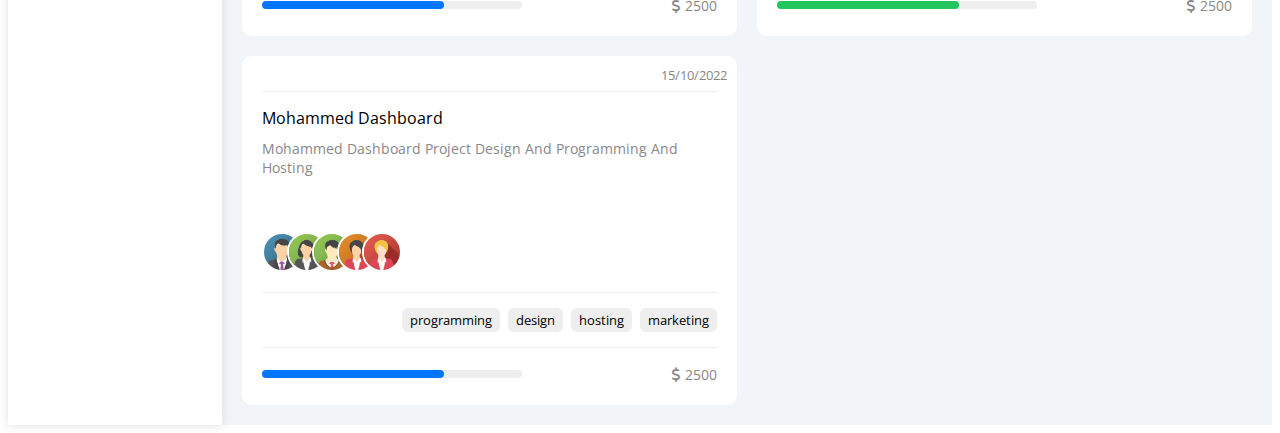
<file: projects.html>
<!DOCTYPE html>
<html lang="en">

<head>
    <meta charset="UTF-8">
    <meta http-equiv="X-UA-Compatible" content="IE=edge">
    <meta name="viewport" content="width=device-width, initial-scale=1.0">
    <title>Projects</title>
    <link rel="stylesheet" href="./css/framework.css">
    <link rel="stylesheet" href="./css/main.css">

    <!-- google fonts -->
    <link rel="preconnect" href="https://fonts.googleapis.com" />
    <link rel="preconnect" href="https://fonts.gstatic.com" crossorigin />
    <link href="https://fonts.googleapis.com/css2?family=Open+Sans:wght@300;500&display=swap" rel="stylesheet" />

    <!-- font awseome library -->
    <link rel="stylesheet" href="./css/all.min.css">
</head>

<body>
    <div class="page d-flex">
        <!-- Start side bar -->
        <div class="side-bar bg-white p-20 p-relative">
            <h3 class="p-relative txt-c mt-0">Mo Khaled</h3>
            <ul>
                <li><a class="d-flex align-center c-black rad-6 p-10 mb-10" href="index.html">
                        <i class="fa-solid fa-square-poll-horizontal fa-fw"></i>
                        <span class="ml-10 fs-14 hide-mobile">Dashboard</span>
                    </a></li>
                <li><a class="d-flex align-center c-black rad-6 p-10 mb-10" href="settings.html">
                        <i class="fa-solid fa-gears fa-fw"></i>
                        <span class="ml-10 fs-14 hide-mobile">settings</span>
                    </a></li>
                <li><a class="d-flex align-center c-black rad-6 p-10 mb-10" href="profile.html">
                        <i class="fa-solid fa-user fa-fw"></i>
                        <span class="ml-10 fs-14 hide-mobile">profile</span>
                    </a></li>
                <li><a class="active d-flex align-center c-black rad-6 p-10 mb-10" href="projects.html">
                        <i class="fa-solid fa-folder fa-fw"></i>
                        <span class="ml-10 fs-14 hide-mobile">projects</span>
                    </a></li>
                <li><a class="d-flex align-center c-black rad-6 p-10 mb-10" href="courses.html">
                        <i class="fa-solid fa-graduation-cap fa-fw"></i>
                        <span class="ml-10 fs-14 hide-mobile">courses</span>
                    </a></li>
                <li><a class="d-flex align-center c-black rad-6 p-10 mb-10" href="friends.html">
                        <i class="fa-solid fa-users fa-fw"></i>
                        <span class="ml-10 fs-14 hide-mobile">friends</span>
                    </a></li>
                <li><a class="d-flex align-center c-black rad-6 p-10 mb-10" href="files.html">
                        <i class="fa-solid fa-file fa-fw"></i>
                        <span class="ml-10 fs-14 hide-mobile">files</span>
                    </a></li>
                <li><a class="d-flex align-center c-black rad-6 p-10 mb-10" href="plans.html">
                        <i class="fa-solid fa-database fa-fw"></i>
                        <span class="ml-10 fs-14 hide-mobile">plans</span>
                    </a></li>
            </ul>
        </div>
        <!-- End side bar -->

        <div class="content w-full">
            <!-- start head -->
            <div class="head p-15 bg-white flex-between">
                <div class="search p-relative">
                    <input class="p-10" type="search" placeholder="Search">
                </div>
                <div class="icons p-relative d-flex align-center">
                    <span class="notification p-relative">
                        <i class="fa-regular fa-bell fa-lg"></i>
                    </span>
                    <img src="./images/avatar.png" alt="">
                </div>
            </div>
            <!-- End Head -->
            <h1 class="p-relative">projects</h1>

            <!-- Start Projects page -->
            <div class="projects-page d-grid gap-20 m-20">
                <!-- Start Prroject card -->
                <div class="project-card bg-white rad-10 p-20 p-relative">
                    <div class="info">
                        <h4 class="t-capital mt-0 mb-10">mohammed dashboard</h4>
                        <p class="c-grey t-capital mt-0 mb-20 fs-14">mohammed Dashboard Project Design And Programming
                            And
                            Hosting</p>
                    </div>
                    <span class="c-grey fs-13">15/10/2022</span>
                    <div class="team">
                        <a href=""><img src="./images/team-01.png" alt=""></a>
                        <a href=""><img src="./images/team-02.png" alt=""></a>
                        <a href=""><img src="./images/team-03.png" alt=""></a>
                        <a href=""><img src="./images/team-04.png" alt=""></a>
                        <a href=""><img src="./images/team-05.png" alt=""></a>
                    </div>
                    <div class="skills mt-15 pt-15">
                        <span class="fs-13 rad-6 bg-eee">programming</span>
                        <span class="fs-13 rad-6 bg-eee">design</span>
                        <span class="fs-13 rad-6 bg-eee">hosting</span>
                        <span class="fs-13 rad-6 bg-eee">marketing</span>
                    </div>
                    <div class="info flex-between">
                        <div class="progress bg-eee">
                            <span style="width: 70%" class="bg-red"></span>
                        </div>
                        <div>
                            <i class="fa-solid fa-dollar-sign c-grey fs-14"></i>
                            <span class="c-grey fs-14">2500</span>
                        </div>
                    </div>
                </div>
                <!-- End Prroject card -->
                <!-- Start Prroject card -->
                <div class="project-card bg-white rad-10 p-20 p-relative">
                    <div class="info">
                        <h4 class="t-capital mt-0 mb-10">mohammed dashboard</h4>
                        <p class="c-grey t-capital mt-0 mb-20 fs-14">mohammed Dashboard Project Design And Programming
                            And
                            Hosting</p>
                    </div>
                    <span class="c-grey fs-13">15/10/2022</span>
                    <div class="team">
                        <a href=""><img src="./images/team-01.png" alt=""></a>
                        <a href=""><img src="./images/team-02.png" alt=""></a>
                        <a href=""><img src="./images/team-03.png" alt=""></a>
                        <a href=""><img src="./images/team-04.png" alt=""></a>
                        <a href=""><img src="./images/team-05.png" alt=""></a>
                    </div>
                    <div class="skills mt-15 pt-15">
                        <span class="fs-13 rad-6 bg-eee">programming</span>
                        <span class="fs-13 rad-6 bg-eee">design</span>
                        <span class="fs-13 rad-6 bg-eee">hosting</span>
                        <span class="fs-13 rad-6 bg-eee">marketing</span>
                    </div>
                    <div class="info flex-between">
                        <div class="progress bg-eee">
                            <span style="width: 70%" class="bg-green"></span>
                        </div>
                        <div>
                            <i class="fa-solid fa-dollar-sign c-grey fs-14"></i>
                            <span class="c-grey fs-14">2500</span>
                        </div>
                    </div>
                </div>
                <!-- End Prroject card -->
                <!-- Start Prroject card -->
                <div class="project-card bg-white rad-10 p-20 p-relative">
                    <div class="info">
                        <h4 class="t-capital mt-0 mb-10">mohammed dashboard</h4>
                        <p class="c-grey t-capital mt-0 mb-20 fs-14">mohammed Dashboard Project Design And Programming
                            And
                            Hosting</p>
                    </div>
                    <span class="c-grey fs-13">15/10/2022</span>
                    <div class="team">
                        <a href=""><img src="./images/team-01.png" alt=""></a>
                        <a href=""><img src="./images/team-02.png" alt=""></a>
                        <a href=""><img src="./images/team-03.png" alt=""></a>
                        <a href=""><img src="./images/team-04.png" alt=""></a>
                        <a href=""><img src="./images/team-05.png" alt=""></a>
                    </div>
                    <div class="skills mt-15 pt-15">
                        <span class="fs-13 rad-6 bg-eee">programming</span>
                        <span class="fs-13 rad-6 bg-eee">design</span>
                        <span class="fs-13 rad-6 bg-eee">hosting</span>
                        <span class="fs-13 rad-6 bg-eee">marketing</span>
                    </div>
                    <div class="info flex-between">
                        <div class="progress bg-eee">
                            <span style="width: 70%" class="bg-green"></span>
                        </div>
                        <div>
                            <i class="fa-solid fa-dollar-sign c-grey fs-14"></i>
                            <span class="c-grey fs-14">2500</span>
                        </div>
                    </div>
                </div>
                <!-- End Prroject card -->
                <!-- Start Prroject card -->
                <div class="project-card bg-white rad-10 p-20 p-relative">
                    <div class="info">
                        <h4 class="t-capital mt-0 mb-10">mohammed dashboard</h4>
                        <p class="c-grey t-capital mt-0 mb-20 fs-14">mohammed Dashboard Project Design And Programming
                            And
                            Hosting</p>
                    </div>
                    <span class="c-grey fs-13">15/10/2022</span>
                    <div class="team">
                        <a href=""><img src="./images/team-01.png" alt=""></a>
                        <a href=""><img src="./images/team-02.png" alt=""></a>
                        <a href=""><img src="./images/team-03.png" alt=""></a>
                        <a href=""><img src="./images/team-04.png" alt=""></a>
                        <a href=""><img src="./images/team-05.png" alt=""></a>
                    </div>
                    <div class="skills mt-15 pt-15">
                        <span class="fs-13 rad-6 bg-eee">programming</span>
                        <span class="fs-13 rad-6 bg-eee">design</span>
                        <span class="fs-13 rad-6 bg-eee">hosting</span>
                        <span class="fs-13 rad-6 bg-eee">marketing</span>
                    </div>
                    <div class="info flex-between">
                        <div class="progress bg-eee">
                            <span style="width: 70%" class="bg-orange"></span>
                        </div>
                        <div>
                            <i class="fa-solid fa-dollar-sign c-grey fs-14"></i>
                            <span class="c-grey fs-14">2500</span>
                        </div>
                    </div>
                </div>
                <!-- End Prroject card -->
                <!-- Start Prroject card -->
                <div class="project-card bg-white rad-10 p-20 p-relative">
                    <div class="info">
                        <h4 class="t-capital mt-0 mb-10">mohammed dashboard</h4>
                        <p class="c-grey t-capital mt-0 mb-20 fs-14">mohammed Dashboard Project Design And Programming
                            And
                            Hosting</p>
                    </div>
                    <span class="c-grey fs-13">15/10/2022</span>
                    <div class="team">
                        <a href=""><img src="./images/team-01.png" alt=""></a>
                        <a href=""><img src="./images/team-02.png" alt=""></a>
                        <a href=""><img src="./images/team-03.png" alt=""></a>
                        <a href=""><img src="./images/team-04.png" alt=""></a>
                        <a href=""><img src="./images/team-05.png" alt=""></a>
                    </div>
                    <div class="skills mt-15 pt-15">
                        <span class="fs-13 rad-6 bg-eee">programming</span>
                        <span class="fs-13 rad-6 bg-eee">design</span>
                        <span class="fs-13 rad-6 bg-eee">hosting</span>
                        <span class="fs-13 rad-6 bg-eee">marketing</span>
                    </div>
                    <div class="info flex-between">
                        <div class="progress bg-eee">
                            <span style="width: 70%" class="bg-blue"></span>
                        </div>
                        <div>
                            <i class="fa-solid fa-dollar-sign c-grey fs-14"></i>
                            <span class="c-grey fs-14">2500</span>
                        </div>
                    </div>
                </div>
                <!-- End Prroject card -->
                <!-- Start Prroject card -->
                <div class="project-card bg-white rad-10 p-20 p-relative">
                    <div class="info">
                        <h4 class="t-capital mt-0 mb-10">mohammed dashboard</h4>
                        <p class="c-grey t-capital mt-0 mb-20 fs-14">mohammed Dashboard Project Design And Programming
                            And
                            Hosting</p>
                    </div>
                    <span class="c-grey fs-13">15/10/2022</span>
                    <div class="team">
                        <a href=""><img src="./images/team-01.png" alt=""></a>
                        <a href=""><img src="./images/team-02.png" alt=""></a>
                        <a href=""><img src="./images/team-03.png" alt=""></a>
                        <a href=""><img src="./images/team-04.png" alt=""></a>
                        <a href=""><img src="./images/team-05.png" alt=""></a>
                    </div>
                    <div class="skills mt-15 pt-15">
                        <span class="fs-13 rad-6 bg-eee">programming</span>
                        <span class="fs-13 rad-6 bg-eee">design</span>
                        <span class="fs-13 rad-6 bg-eee">hosting</span>
                        <span class="fs-13 rad-6 bg-eee">marketing</span>
                    </div>
                    <div class="info flex-between">
                        <div class="progress bg-eee">
                            <span style="width: 70%" class="bg-orange"></span>
                        </div>
                        <div>
                            <i class="fa-solid fa-dollar-sign c-grey fs-14"></i>
                            <span class="c-grey fs-14">2500</span>
                        </div>
                    </div>
                </div>
                <!-- End Prroject card -->
                <!-- Start Prroject card -->
                <div class="project-card bg-white rad-10 p-20 p-relative">
                    <div class="info">
                        <h4 class="t-capital mt-0 mb-10">mohammed dashboard</h4>
                        <p class="c-grey t-capital mt-0 mb-20 fs-14">mohammed Dashboard Project Design And Programming
                            And
                            Hosting</p>
                    </div>
                    <span class="c-grey fs-13">15/10/2022</span>
                    <div class="team">
                        <a href=""><img src="./images/team-01.png" alt=""></a>
                        <a href=""><img src="./images/team-02.png" alt=""></a>
                        <a href=""><img src="./images/team-03.png" alt=""></a>
                        <a href=""><img src="./images/team-04.png" alt=""></a>
                        <a href=""><img src="./images/team-05.png" alt=""></a>
                    </div>
                    <div class="skills mt-15 pt-15">
                        <span class="fs-13 rad-6 bg-eee">programming</span>
                        <span class="fs-13 rad-6 bg-eee">design</span>
                        <span class="fs-13 rad-6 bg-eee">hosting</span>
                        <span class="fs-13 rad-6 bg-eee">marketing</span>
                    </div>
                    <div class="info flex-between">
                        <div class="progress bg-eee">
                            <span style="width: 70%" class="bg-blue"></span>
                        </div>
                        <div>
                            <i class="fa-solid fa-dollar-sign c-grey fs-14"></i>
                            <span class="c-grey fs-14">2500</span>
                        </div>
                    </div>
                </div>
                <!-- End Prroject card -->
                <!-- Start Prroject card -->
                <div class="project-card bg-white rad-10 p-20 p-relative">
                    <div class="info">
                        <h4 class="t-capital mt-0 mb-10">mohammed dashboard</h4>
                        <p class="c-grey t-capital mt-0 mb-20 fs-14">mohammed Dashboard Project Design And Programming
                            And
                            Hosting</p>
                    </div>
                    <span class="c-grey fs-13">15/10/2022</span>
                    <div class="team">
                        <a href=""><img src="./images/team-01.png" alt=""></a>
                        <a href=""><img src="./images/team-02.png" alt=""></a>
                        <a href=""><img src="./images/team-03.png" alt=""></a>
                        <a href=""><img src="./images/team-04.png" alt=""></a>
                        <a href=""><img src="./images/team-05.png" alt=""></a>
                    </div>
                    <div class="skills mt-15 pt-15">
                        <span class="fs-13 rad-6 bg-eee">programming</span>
                        <span class="fs-13 rad-6 bg-eee">design</span>
                        <span class="fs-13 rad-6 bg-eee">hosting</span>
                        <span class="fs-13 rad-6 bg-eee">marketing</span>
                    </div>
                    <div class="info flex-between">
                        <div class="progress bg-eee">
                            <span style="width: 70%" class="bg-green"></span>
                        </div>
                        <div>
                            <i class="fa-solid fa-dollar-sign c-grey fs-14"></i>
                            <span class="c-grey fs-14">2500</span>
                        </div>
                    </div>
                </div>
                <!-- End Prroject card -->
                <!-- Start Prroject card -->
                <div class="project-card bg-white rad-10 p-20 p-relative">
                    <div class="info">
                        <h4 class="t-capital mt-0 mb-10">mohammed dashboard</h4>
                        <p class="c-grey t-capital mt-0 mb-20 fs-14">mohammed Dashboard Project Design And Programming
                            And
                            Hosting</p>
                    </div>
                    <span class="c-grey fs-13">15/10/2022</span>
                    <div class="team">
                        <a href=""><img src="./images/team-01.png" alt=""></a>
                        <a href=""><img src="./images/team-02.png" alt=""></a>
                        <a href=""><img src="./images/team-03.png" alt=""></a>
                        <a href=""><img src="./images/team-04.png" alt=""></a>
                        <a href=""><img src="./images/team-05.png" alt=""></a>
                    </div>
                    <div class="skills mt-15 pt-15">
                        <span class="fs-13 rad-6 bg-eee">programming</span>
                        <span class="fs-13 rad-6 bg-eee">design</span>
                        <span class="fs-13 rad-6 bg-eee">hosting</span>
                        <span class="fs-13 rad-6 bg-eee">marketing</span>
                    </div>
                    <div class="info flex-between">
                        <div class="progress bg-eee">
                            <span style="width: 70%" class="bg-blue"></span>
                        </div>
                        <div>
                            <i class="fa-solid fa-dollar-sign c-grey fs-14"></i>
                            <span class="c-grey fs-14">2500</span>
                        </div>
                    </div>
                </div>
                <!-- End Prroject card -->
            </div>
            <!-- End Projects page -->
        </div>
    </div>
    </div>
</body>

</html>
</file>
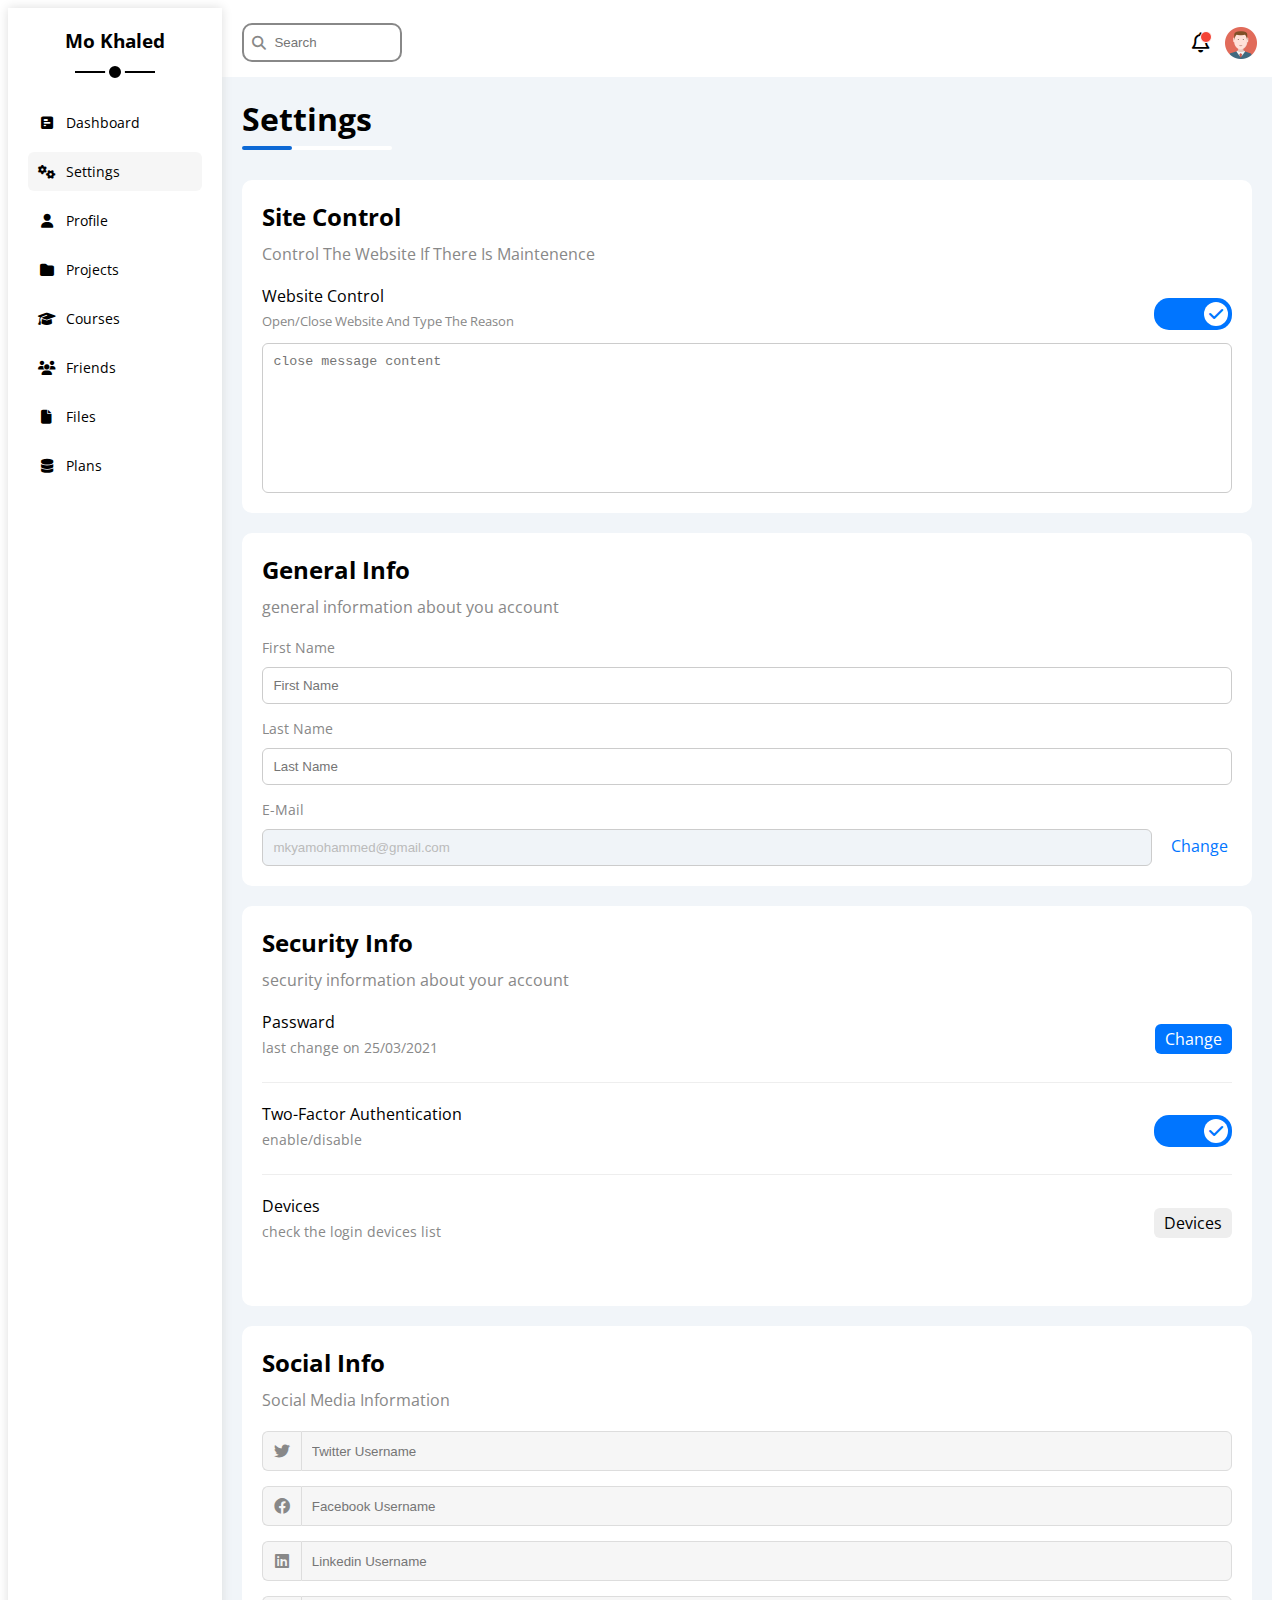
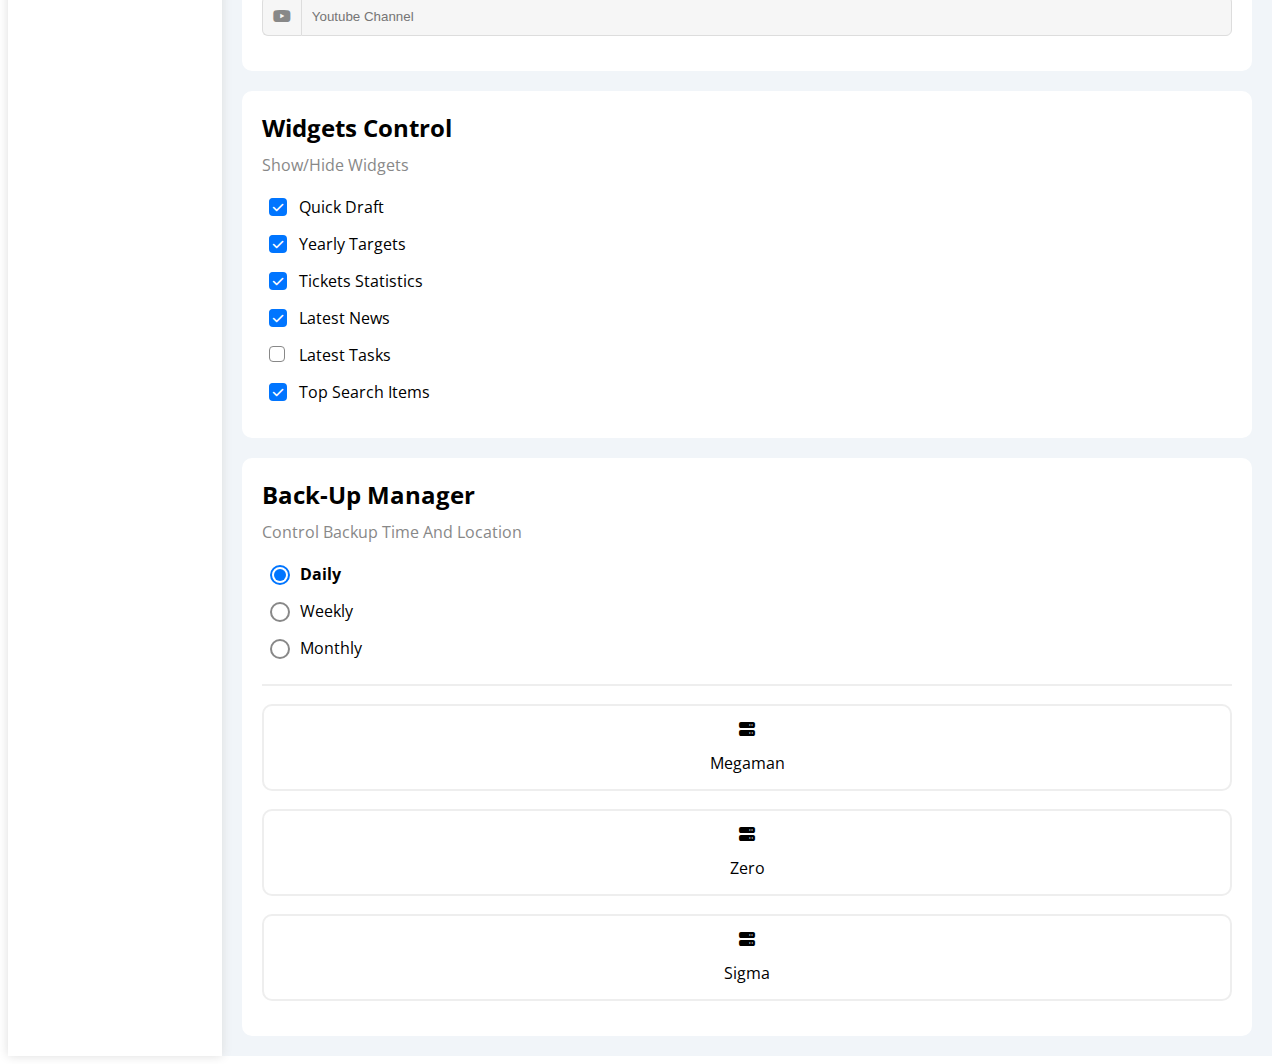
<file: settings.html>
<!DOCTYPE html>
<html lang="en">

<head>
    <meta charset="UTF-8">
    <meta http-equiv="X-UA-Compatible" content="IE=edge">
    <meta name="viewport" content="width=device-width, initial-scale=1.0">
    <title>Settings</title>
    <link rel="stylesheet" href="./css/framework.css">
    <link rel="stylesheet" href="./css/main.css">

    <!-- google fonts -->
    <link rel="preconnect" href="https://fonts.googleapis.com" />
    <link rel="preconnect" href="https://fonts.gstatic.com" crossorigin />
    <link href="https://fonts.googleapis.com/css2?family=Open+Sans:wght@300;500&display=swap" rel="stylesheet" />

    <!-- font awseome library -->
    <link rel="stylesheet" href="./css/all.min.css">
</head>

<body>
    <div class="page d-flex">
        <!-- Start side bar -->
        <div class="side-bar bg-white p-20 p-relative">
            <h3 class="p-relative txt-c mt-0">Mo Khaled</h3>
            <ul>
                <li><a class=" d-flex align-center c-black rad-6 p-10 mb-10" href="index.html">
                        <i class="fa-solid fa-square-poll-horizontal fa-fw"></i>
                        <span class="ml-10 fs-14 hide-mobile">Dashboard</span>
                    </a></li>
                <li><a class="active d-flex align-center c-black rad-6 p-10 mb-10" href="settings.html">
                        <i class="fa-solid fa-gears fa-fw"></i>
                        <span class="ml-10 fs-14 hide-mobile">settings</span>
                    </a></li>
                <li><a class="d-flex align-center c-black rad-6 p-10 mb-10" href="profile.html">
                        <i class="fa-solid fa-user fa-fw"></i>
                        <span class="ml-10 fs-14 hide-mobile">profile</span>
                    </a></li>
                <li><a class="d-flex align-center c-black rad-6 p-10 mb-10" href="projects.html">
                        <i class="fa-solid fa-folder fa-fw"></i>
                        <span class="ml-10 fs-14 hide-mobile">projects</span>
                    </a></li>
                <li><a class="d-flex align-center c-black rad-6 p-10 mb-10" href="courses.html">
                        <i class="fa-solid fa-graduation-cap fa-fw"></i>
                        <span class="ml-10 fs-14 hide-mobile">courses</span>
                    </a></li>
                <li><a class="d-flex align-center c-black rad-6 p-10 mb-10" href="friends.html">
                        <i class="fa-solid fa-users fa-fw"></i>
                        <span class="ml-10 fs-14 hide-mobile">friends</span>
                    </a></li>
                <li><a class="d-flex align-center c-black rad-6 p-10 mb-10" href="files.html">
                        <i class="fa-solid fa-file fa-fw"></i>
                        <span class="ml-10 fs-14 hide-mobile">files</span>
                    </a></li>
                <li><a class="d-flex align-center c-black rad-6 p-10 mb-10" href="plans.html">
                        <i class="fa-solid fa-database fa-fw"></i>
                        <span class="ml-10 fs-14 hide-mobile">plans</span>
                    </a></li>
            </ul>
        </div>
        <!-- End side bar -->

        <div class="content w-full">
            <!-- start head -->
            <div class="head p-15 bg-white flex-between">
                <div class="search p-relative">
                    <input class="p-10" type="search" placeholder="Search">
                </div>
                <div class="icons p-relative d-flex align-center">
                    <span class="notification p-relative">
                        <i class="fa-regular fa-bell fa-lg"></i>
                    </span>
                    <img src="./images/avatar.png" alt="">
                </div>
            </div>
            <!-- End Head -->

            <!-- Start  Settings page -->
            <h1 class="p-relative">settings</h1>
            <div class="settings-page d-grid gap-20 m-20">
                <!-- start settings box -->
                <div class="setting-box bg-white rad-10 p-20">
                    <h2 class="t-capital mt-0 mb-10">site control</h2>
                    <p class="t-capital c-grey mb-20 mt-0">control the website if there is maintenence</p>
                    <div class="control flex-between">
                        <div>
                            <span class="t-capital ">website control</span>
                            <p class="t-capital c-grey  mt-5 fs-13">open/close website and type the reason</p>
                        </div>
                        <div>
                            <label>
                                <input type="checkbox" class="toggle-checkbox" checked>
                                <div class="toggle-switch"></div>
                            </label>
                        </div>
                    </div>
                    <textarea class="close-message p-10 rad-6 d-block w-full"
                        placeholder="close message content"></textarea>
                </div>
                <!-- end settings box -->

                <!-- Start settings Box -->
                <div class="bg-white p-20 rad-10">
                    <h2 class="mt-0 mb-10 t-capital">general info</h2>
                    <p class="c-grey mt-0 mb-20">general information about you account</p>
                    <div class="mb-15">
                        <label for="first-name" class="t-capital c-grey fs-14 d-block mb-10">first name</label>
                        <input type="text" id="first-name" placeholder="First Name"
                            class="w-full p-10 rad-6 border-ccc">
                    </div>
                    <div class="mb-15">
                        <label for="last-name" class="t-capital c-grey fs-14 d-block mb-10">last name</label>
                        <input type="text" placeholder="Last Name" id="last-name" class="w-full p-10 rad-6 border-ccc">
                    </div>
                    <div>
                        <label for="e-mail" class="t-capital c-grey fs-14 d-block mb-10">e-mail</label>
                        <input type="email" name="" id="e-mail" class="w-full p-10 rad-6 border-ccc mr-15"
                            value="mkyamohammed@gmail.com" disabled>
                        <a href="#" class="c-blue t-capital">change</a>
                    </div>
                </div>
                <!-- End Settings Box -->

                <!-- Start Settings Box -->
                <div class="bg-white rad-10 p-20 sec">
                    <h2 class="mt-0 mb-10 t-capital ">security info</h2>
                    <p class="c-grey mt-0 mb-20">security information about your account</p>
                    <div class="flex-between mt-0 mb-20 pb-15">
                        <div>
                            <span class="t-capital">passward</span>
                            <p class="c-grey mt-5 mb-10 fs-14">last change on 25/03/2021</p>
                        </div>
                        <a href="#" class="bg-blue btn-shape c-white t-capital ">change</a>
                    </div>
                    <div class="flex-between mb-20 mt-0 pb-15">
                        <div>
                            <span class="t-capital">two-factor authentication</span>
                            <p class="c-grey mt-5 mb-10 fs-14">enable/disable</p>
                        </div>
                        <div>
                            <label>
                                <input type="checkbox" class="toggle-checkbox" checked>
                                <div class="toggle-switch"></div>
                            </label>
                        </div>
                    </div>
                    <div class="flex-between mt-0 mb-20 pb-15">
                        <div>
                            <span class="t-capital">devices</span>
                            <p class="c-grey mt-5 mb-10 fs-14">check the login devices list</p>
                        </div>
                        <a href="#" class="btn-shape bg-eee c-black t-capital">devices</a>
                    </div>
                </div>
                <!-- End Settings Box -->

                <!-- Start Settings Box -->
                <div class="bg-white p-20 rad-10 social-boxes">
                    <h2 class="t-capital mt-0 mb-10">social info</h2>
                    <p class="mt-0 mb-20 c-grey t-capital">social media information</p>
                    <div class="d-flex align-center mb-15">
                        <i class="fa-brands fa-twitter c-grey flex-center"></i>
                        <input type="text" class="w-full" placeholder="Twitter Username">
                    </div>
                    <div class="d-flex align-center mb-15">
                        <i class="fa-brands fa-facebook c-grey flex-center"></i>
                        <input type="text" class="w-full" placeholder="facebook Username">
                    </div>
                    <div class="d-flex align-center mb-15">
                        <i class="fa-brands fa-linkedin c-grey flex-center"></i>
                        <input type="text" class="w-full" placeholder="linkedin Username">
                    </div>
                    <div class="d-flex align-center mb-15">
                        <i class="fa-brands fa-youtube c-grey flex-center"></i>
                        <input type="text" class="w-full" placeholder="Youtube Channel">
                    </div>
                </div>
                <!-- End Settings Box -->

                <!-- Start Settings Box -->
                <div class="bg-white rad-10 p-20 widgets-control">
                    <h2 class="t-capital mt-0 mb-10">widgets control</h2>
                    <p class="mt-0 mb-20 t-capital c-grey">show/hide widgets</p>
                    <div class="control d-flex align-center mb-15">
                        <input type="checkbox" id="one" checked>
                        <label for="one">quick draft</label>
                    </div>
                    <div class="control d-flex align-center mb-15">
                        <input type="checkbox" id="two" checked>
                        <label for="two">yearly targets</label>
                    </div>
                    <div class="control d-flex align-center mb-15">
                        <input type="checkbox" id="three" checked>
                        <label for="three">Tickets Statistics</label>
                    </div>
                    <div class="control d-flex align-center mb-15">
                        <input type="checkbox" id="four" checked>
                        <label for="four">latest News</label>
                    </div>
                    <div class="control d-flex align-center mb-15">
                        <input type="checkbox" id="five">
                        <label for="five">Latest Tasks</label>
                    </div>
                    <div class="control d-flex align-center mb-15">
                        <input type="checkbox" id="six" checked>
                        <label for="six">top search items</label>
                    </div>
                </div>
                <!-- End Settings Box -->

                <!-- Start Settings Box -->
                <div class="bg-white rad-10 p-20 backup">
                    <h2 class="mt-0 mb-10 t-capital">back-up manager</h2>
                    <p class="c-grey mt-0 mb-20">Control Backup Time And Location</p>
                    <div class="pb-10">
                        <div class="date d-flex align-center mb-15">
                            <input type="radio" name="time" id="daily" checked>
                            <label for="daily">daily</label>
                        </div>
                        <div class="date d-flex align-center mb-15">
                            <input type="radio" name="time" id="weekly">
                            <label for="weekly">weekly</label>
                        </div>
                        <div class="date d-flex align-center mb-15">
                            <input type="radio" name="time" id="monthly">
                            <label for="monthly">monthly</label>
                        </div>
                    </div>
                    <div class="servers d-flex align-center pt-15 txt-c">
                        <input type="radio" name="servers" id="serv-one">
                        <div class="server mb-15 rad-10 w-full">
                            <label for="serv-one" class="d-block m-15 t-capital"><i
                                    class="fa-solid fa-server d-block m-15"></i>
                                megaman</label>
                        </div>
                        <input type="radio" name="servers" id="serv-two">
                        <div class="server mb-15 rad-10 w-full">
                            <label for="serv-two" class="d-block m-15 t-capital"><i
                                    class="fa-solid fa-server d-block m-15"></i>
                                zero</label>
                        </div>
                        <input type="radio" name="servers" id="serv-three">
                        <div class="server mb-15 rad-10 w-full">
                            <label for="serv-three" class="d-block m-15 t-capital"><i
                                    class="fa-solid fa-server d-block m-15"></i>
                                sigma</label>
                        </div>
                    </div>
                </div>
                <!-- End Settings Box -->
            </div>
        </div>

    </div>

    </div>
</body>

</html>
</file>
<file: css/framework.css>
:root {
  --blue-color: #0075ff;
  --blue-alt-color: #0d69d5;
  --orange-color: #f59e0b;
  --green-color: #22c55e;
  --red-color: #f44336;
  --grey-color: #888;
}
/* Start box */
.d-flex {
  display: flex;
}
.align-center {
  align-items: center;
}

.space-between {
  justify-content: space-between;
}
.f-column {
  flex-direction: column;
}
.f-wrap {
  flex-wrap: wrap;
}

.d-grid {
  display: grid;
}
.gap-20 {
  gap: 20px;
}
.d-block {
  display: block;
}

.of-hidden {
  overflow: hidden;
}

@media (max-width: 767px) {
  .block-mobile {
    display: block;
  }
}
/* End box */

/* Start padding, margin, border */
.p-10 {
  padding: 10px;
}
.p-15 {
  padding: 15px;
}
.p-20 {
  padding: 20px;
}
.pt-15 {
  padding-top: 15px;
}
.pt-20 {
  padding-top: 20px;
}
.pb-10 {
  padding-bottom: 10px;
}
.pb-15 {
  padding-bottom: 15px;
}
.pb-20 {
  padding-bottom: 20px;
}
.pl-15 {
  padding-left: 15px;
}
.m-20 {
  margin: 20px;
}
.m-0 {
  margin: 0;
}
.m-15 {
  margin: 15px;
}
.mt-0 {
  margin-top: 0;
}
.mt-5 {
  margin-top: 5px;
}
.mt-10 {
  margin-top: 10px;
}
.mt-15 {
  margin-top: 15px;
}
.mt-20 {
  margin-top: 20px;
}
.mt-25 {
  margin-top: 25px;
}
.mr-5 {
  margin-right: 5px;
}
.mr-10 {
  margin-right: 10px;
}
.mr-15 {
  margin-right: 15px;
}
.mb-5 {
  margin-bottom: 5px;
}
.mb-0 {
  margin-bottom: 0;
}
.mb-10 {
  margin-bottom: 10px;
}
.mb-15 {
  margin-bottom: 15px;
}
.mb-20 {
  margin-bottom: 20px;
}
.mb-25 {
  margin-bottom: 25px;
}
.ml-10 {
  margin-left: 10px;
}
.rad-6 {
  border-radius: 6px;
}
.rad-10 {
  border-radius: 10px;
}
.rad-50 {
  border-radius: 50%;
}

.border-no {
  border: none;
}
.border-ccc {
  border: 1px solid #ccc;
}
/* End padding, margin, border */

/* Start measures */
.w-full {
  width: 100%;
}
.w-fit {
  width: fit-content;
}
.h-full {
  height: 100%;
}
/* Start measures */
/* Start color */
.bg-white {
  background-color: white;
}
.bg-eee {
  background-color: #eee;
}
.bg-blue {
  background-color: var(--blue-color);
}
.bg-orange {
  background-color: var(--orange-color);
}
.bg-green {
  background-color: var(--green-color);
}
.bg-red {
  background-color: var(--red-color);
}
.c-black {
  color: black;
}
.c-grey {
  color: var(--grey-color);
}
.c-white {
  color: white;
}
.c-blue {
  color: var(--blue-color);
}
.c-orange {
  color: var(--orange-color);
}
.c-green {
  color: var(--green-color);
}
.c-red {
  color: var(--red-color);
}
/* End color */

/* Start Position */
.p-relative {
  position: relative;
}
/* End Position */

/* Start font */
.txt-c {
  text-align: center;
}
.fs-13 {
  font-size: 13px;
}
.fs-14 {
  font-size: 14px;
}
.fs-15 {
  font-size: 15px;
}
.fs-25 {
  font-size: 25px;
}
.t-capital {
  text-transform: capitalize;
}
.t-upcase {
  text-transform: uppercase;
}
.fw-bold {
  font-weight: bold;
}
/* End font */
@media (max-width: 767px) {
  .hide-mobile {
    display: none;
  }
  .text-c-mobile {
    text-align: center;
  }
}

/* Start components */
.flex-center {
  display: flex;
  align-items: center;
  justify-content: center;
}
.flex-between {
  display: flex;
  align-items: center;
  justify-content: space-between;
}

.btn-shape {
  padding: 4px 10px;
  border-radius: 6px;
}
/* End components */
</file>
<file: css/main.css>
:root {
  --blue-color: #0075ff;
  --blue-alt-color: #0d69d5;
  --orange-color: #f59e0b;
  --green-color: #22c55e;
  --red-color: #f44336;
  --grey-color: #888;
}
* {
  box-sizing: border-box;
}
/* *:focus {
  outline: none;
} */

body {
  font-family: "Open Sans", sans-serif;
}

a {
  text-decoration: none;
}

.page {
  min-height: 100vh;
  background-color: #f1f5f9;
}

ul {
  list-style: none;
  padding: 0;
}
::-webkit-scrollbar {
  width: 15px;
}
::-webkit-scrollbar-track {
  background-color: white;
}
::-webkit-scrollbar-thumb {
  background-color: var(--blue-color);
}
::-webkit-scrollbar-thumb:hover {
  background-color: var(--blue-alt-color);
}

/* start sidebar */
.side-bar {
  width: 250px;
  box-shadow: 0 0 10px #ddd;
}
.side-bar > h3 {
  margin-bottom: 50px;
}
@media (min-width: 768px) {
  .side-bar > h3::before,
  .side-bar > h3::after {
    content: "";
    position: absolute;
    transform: translateX(-50%);
    left: 50%;
    background-color: black;
  }
  .side-bar > h3::before {
    width: 80px;
    height: 2px;
    bottom: -20px;
  }
  .side-bar > h3::after {
    width: 12px;
    bottom: -29px;
    height: 12px;
    border-radius: 50%;
    border: 4px solid white;
  }
}

.side-bar ul li a {
  text-transform: capitalize;
  font-size: 14px;
  transition: 0.3s;
}

.side-bar ul li a:hover,
.side-bar ul li a.active {
  background-color: #f6f6f6;
}

@media (max-width: 767px) {
  .side-bar {
    width: 58px;
    padding: 10px;
  }
  .side-bar > h3 {
    font-size: 13px;
    margin-bottom: 10px;
  }
}

/* End sidebar */

/* Start Content */
.content {
  overflow: hidden;
}
.content .head .search::before {
  font-family: "Font Awesome 6 Free";
  content: "\f002";
  font-weight: 900;
  position: absolute;
  left: 15px;
  top: 50%;
  transform: translateY(-50%);
  color: var(--grey-color);
  font-size: 14px;
}
.content .head .search input {
  width: 160px;
  border-radius: 10px;
  border: 2px solid var(--grey-color);
  padding-left: 30px;
  transition: width 0.3s;
  margin-left: 5px;
}
.content .head .search input:focus {
  outline-color: #ccc;
  width: 200px;
}
.content .head .search input:focus::placeholder {
  opacity: 0.5;
}

.content .head .icons img {
  width: 32px;
  height: 32px;
  margin-left: 15px;
}
.content .head .icons .notification::before {
  content: "";
  position: absolute;
  width: 10px;
  height: 10px;
  background-color: var(--red-color);
  bottom: 11px;
  left: 8px;
  border-radius: 50%;
  border: 1px solid white;
}

.page h1 {
  margin: 20px 20px 40px;
  text-transform: capitalize;
}

.page h1::before,
.page h1::after {
  content: "";
  position: absolute;
  left: 0;
  bottom: -10px;
  height: 4px;
  border-radius: 6px;
}
.page h1::before {
  background-color: white;
  width: 150px;
}
.page h1::after {
  background-color: var(--blue-alt-color);
  width: 50px;
}
/* End Content */

/* Start Wrapper */
.wrapper {
  grid-template-columns: repeat(auto-fill, minmax(450px, 1fr));
  margin-left: 20px;
  margin-right: 20px;
}

@media (max-width: 767px) {
  .wrapper {
    grid-template-columns: minmax(200px, 1fr);
    margin-left: 10px;
    margin-right: 10px;
  }
}

/* End Wrapper */
/* width: 32px;
    height: 32px;
    border: 2px solid white;
    box-shadow: 0 0 5px #eee;
    border-radius: 50%;
    margin-left: 20px; */
/* Start Welcome Widget */
.welcome {
  overflow: hidden;
}
.welcome .avatar {
  width: 96px;
  height: 96px;
  padding: 2px;
  border: 2px solid white;
  border-radius: 50%;
  box-shadow: 0 0 5px #eee;
  margin-left: 60px;
  margin-top: -40px;
}

.welcome .upper img {
  margin-bottom: -31px;
}

.welcome .lower {
  border-bottom: 2px solid #eee;
  border-top: 2px solid #eee;
  padding-top: 20px;
  padding-bottom: 20px;
}

.welcome .lower > div {
  flex: 1;
}
.visit {
  margin: 0 15px 15px auto;
  transition: 0.3s;
}

.visit:hover {
  background-color: var(--blue-alt-color);
}

@media (max-width: 767px) {
  .welcome .upper {
    padding-bottom: 30px;
  }
  .welcome .avatar {
    margin-top: -25px;
    margin-left: 0;
  }
  .welcome .lower > div:not(:last-child) {
    margin-bottom: 20px;
    padding-bottom: 10px;
    border-bottom: 1px solid #eee;
  }
}
/* End Welcome Widget */

/* Start Quick draft widget */

.quick-draft h2 {
  text-transform: capitalize;
}

.quick-draft form .draft {
  min-height: 160px;
  resize: none;
}
.quick-draft form .save {
  margin-left: auto;
  cursor: pointer;
  transition: 0.3s;
}

.quick-draft form .save:hover {
  background-color: var(--blue-alt-color);
}
/* End Quick draft widget */

/* Start Targets */

.target-row .icon {
  width: 80px;
  height: 80px;
  margin-right: 15px;
}

.target-row .details {
  flex: 1;
}

.target-row .details .progress {
  height: 4px;
}

.target-row .details .progress > span {
  position: absolute;
  top: 0;
  left: 0;
  height: 100%;
}

.target-row .details .progress > span span {
  position: absolute;
  bottom: 16px;
  right: -16px;
  width: fit-content;
  padding: 2px 5px;
}
.target-row .details .progress > span span::after {
  content: "";
  border-color: transparent;
  border-width: 5px;
  border-style: solid;
  position: absolute;
  bottom: -10px;
  left: 50%;
  transform: translateX(-50%);
}

.target-row .details .progress > .blue span::after {
  border-top-color: var(--blue-color);
}
.target-row .details .progress > .orange span::after {
  border-top-color: var(--orange-color);
}
.target-row .details .progress > .green span::after {
  border-top-color: var(--green-color);
}

.blue .icon,
.blue .progress {
  background-color: rgb(0 117 255 / 20%);
}
.orange .icon,
.orange .progress {
  background-color: rgb(245 158 11 / 20%);
}
.green .icon,
.green .progress {
  background-color: rgb(34 197 94 / 20%);
}

/* End Targets */

/* Start Tickets Stats */
.ticket-stats .stat-card {
  border: 1px solid #ccc;
  width: calc(50% - 10px);
}
@media (max-width: 767px) {
  .ticket-stats .stat-card {
    width: 100%;
  }
}

/* End Tickets Stats */

/* Start Latest News */
.news .news-card:not(:last-child) {
  margin-bottom: 20px;
  padding-bottom: 20px;
  border-bottom: 2px solid #eee;
}

.news .news-card img {
  width: 100px;
}

.news .news-card .text {
  flex-grow: 1;
}

.news .news-card .text h3 {
  margin: 0 0 6px;
  font-size: 16px;
}

@media (max-width: 767px) {
  .news .news-card {
    display: block;
  }
  .news .news-card .label {
    width: fit-content;
    margin: 10px auto;
  }
}
/* End Latest News */

/* start Tasks */
.tasks .card:not(:last-child) {
  margin-bottom: 15px;
  padding-bottom: 15px;
  border-bottom: 2px solid #eee;
}

.tasks .card .text {
  flex: 1;
}

.tasks .card i {
  cursor: pointer;
  transition: 0.3s;
}

.tasks .card i:hover {
  color: var(--red-color);
}

.tasks .done {
  opacity: 0.3;
}
.tasks .done h3,
.tasks .done p {
  text-decoration: line-through;
}
/* End Tasks */

/* Start Uploads */

.uploads ul li:not(:last-child) {
  border-bottom: 2px solid #eee;
}
.uploads ul li img {
  width: 40px;
  height: 40px;
}
/* End Uploads */

/* Start Projects */
.projects ul::before {
  content: "";
  position: absolute;
  width: 2px;
  height: 100%;
  background-color: var(--blue-color);
  left: 11px;
}

.projects ul li:before {
  content: "";
  width: 20px;
  height: 20px;
  outline: 2px solid var(--blue-color);
  display: block;
  background-color: white;
  border: 2px solid white;
  border-radius: 50%;
  margin-right: 15px;
  z-index: 1;
}

.projects ul li.done:before {
  background-color: var(--blue-color);
}
.projects ul li.current:before {
  animation: color-dance 0.8s infinite alternate;
}
/* End Projects */

/* Start Reminders */
.reminders ul li > span {
  width: 15px;
  height: 15px;
}

.reminders ul li > .blue {
  border-left: 2px solid var(--blue-color);
}
.reminders ul li > .orange {
  border-left: 2px solid var(--orange-color);
}
.reminders ul li > .green {
  border-left: 2px solid var(--green-color);
}
.reminders ul li > .red {
  border-left: 2px solid var(--red-color);
}

/* End Reminders */

/* Start Latest Posts */
.posts .head img {
  width: 48px;
  height: 48px;
}

.posts .content .body {
  line-height: 1.8;
  border-top: 2px solid #eee;
  border-bottom: 2px solid #eee;
  min-height: 140px;
}
/* End Latest Posts */

/* Start Social Media */
.social .card {
  padding-left: 70px;
}
.social .card i {
  position: absolute;
  left: 0;
  top: 0;
  width: 52px;
  transition: 0.3s;
  display: flex;
  align-items: center;
  justify-content: center;
}
.social .card i:hover {
  transform: rotate(5deg);
}

.social .twitter {
  background-color: rgb(29 161 242 / 20%);
  color: #1da1f2;
}
.social .twitter i,
.social .twitter a {
  background-color: #1da1f2;
}

.social .facebook {
  background-color: rgb(24 119 242 / 20%);
  color: #1da1f2;
}
.social .facebook i,
.social .facebook a {
  background-color: #1877f2;
}

.social .youtube {
  background-color: rgb(255 0 0 / 20%);
  color: #ff0000;
}
.social .youtube i,
.social .youtube a {
  background-color: #ff0000;
}

.social .linkedin {
  background-color: rgb(0 119 181 / 20%);
  color: #0077b5;
}
.social .linkedin i,
.social .linkedin a {
  background-color: #0077b5;
}
/* End Social Media */

/* Start Projects */
.current-projects .responsive-table {
  overflow-x: auto;
}
.current-projects .responsive-table table {
  min-width: 1000px;
  border-spacing: 0;
}
.current-projects .responsive-table table thead td {
  background-color: #eee;
  font-weight: bold;
}

.current-projects .responsive-table table td {
  padding: 15px;
  text-transform: capitalize;
}
.current-projects .responsive-table table tbody td {
  border-left: 1px solid #eee;
  border-bottom: 1px solid #eee;
  transition: 0.3s;
}
.current-projects .responsive-table table tbody tr:hover td {
  background-color: #faf7f7;
}
.current-projects .responsive-table table tbody td:last-child {
  border-right: 1px solid #eee;
}

.current-projects .responsive-table table td img {
  width: 32px;
  height: 32px;
  border-radius: 50%;
  padding: 2px;
}

.current-projects .responsive-table table td img:not(:first-child) {
  margin-left: -20px;
}
/* end Projects */

/* Start Settings Page */
.settings-page {
  grid-template-columns: repeat(auto-fill, minmax(500px, 1fr));
}
@media (max-width: 767px) {
  .settings-page {
    grid-template-columns: minmax(100px, 1fr);
    gap: 10px;
    margin-left: 10px;
    margin-right: 10px;
  }
}
.settings-page .close-message {
  resize: none;
  min-height: 150px;
  border: 1px solid #ccc;
}

.settings-page :disabled {
  cursor: no-drop;
  color: #bbb;
  background-color: #f0f4f8;
}

.settings-page #e-mail {
  width: calc(100% - 80px);
  display: inline-flex;
}

.settings-page .sec > div:not(:last-child) {
  border-bottom: 1px solid #eee;
}

.settings-page .social-boxes i {
  width: 40px;
  height: 40px;
  transition: 0.3s;
  background-color: #f6f6f6;
  border: 1px solid #ddd;
  border-radius: 6px 0 0 6px;
  display: flex;
  border-right: none;
}

.settings-page .social-boxes input {
  text-transform: capitalize;
  padding-left: 10px;
  border: 1px solid #ddd;
  background-color: #f6f6f6;
  height: 40px;
  border-radius: 0 6px 6px 0;
}

.settings-page .social-boxes > div:focus-within i {
  color: black;
}

.settings-page .widgets-control .control input {
  -webkit-appearance: none;
  appearance: none;
}

.settings-page .widgets-control .control label {
  cursor: pointer;
  position: relative;
  padding-left: 30px;
  text-transform: capitalize;
}
.settings-page .widgets-control .control label:before,
.settings-page .widgets-control .control label::after {
  position: absolute;
  border-radius: 4px;
  left: 0;
  top: 50%;
  margin-top: -9px;
}
.settings-page .widgets-control .control label:before {
  content: "";
  width: 14px;
  height: 14px;
  border: 1px solid var(--grey-color);
}

.settings-page .widgets-control .control label:hover::before {
  border-color: var(--blue-alt-color);
}

.settings-page
  .widgets-control
  .control
  input[type="checkbox"]:checked
  + label::after {
  transform: scale(1);
}

.settings-page .widgets-control .control label::after {
  content: "\f00c";
  font-family: var(--fa-style-family-classic);
  font-weight: 900;
  width: 18px;
  height: 18px;
  color: white;
  background-color: var(--blue-color);
  display: flex;
  align-items: center;
  justify-content: center;
  transform: scale(0) rotate(360deg);
  transition: 0.3s;
  font-size: 12px;
}

.settings-page .backup > div:not(:last-child) {
  border-bottom: 2px solid #eee;
}

.settings-page .backup .date input {
  appearance: none;
  -webkit-appearance: none;
}
.settings-page .backup .date label {
  text-transform: capitalize;
  position: relative;
  padding-left: 30px;
  cursor: pointer;
}

.settings-page .backup .date label::before {
  content: "";
  position: absolute;
  width: 16px;
  height: 16px;
  border: 2px solid var(--grey-color);
  border-radius: 50%;
  top: 50%;
  left: 0;
  margin-top: -9px;
}

.settings-page .backup .date label::after {
  content: "";
  width: 12px;
  height: 12px;
  position: absolute;
  background-color: var(--blue-color);
  border-radius: 50%;
  top: 6px;
  left: 4px;
  transition: 0.3s;
  transform: scale(0);
}

.settings-page .backup .date input[type="radio"]:checked + label {
  font-weight: bold;
}
.settings-page .backup .date input[type="radio"]:checked + label::before {
  border-color: var(--blue-color);
}

.settings-page .backup .date input[type="radio"]:checked + label::after {
  transform: scale(1);
}

.settings-page .servers {
  flex-wrap: wrap;
}

.settings-page .servers input {
  -webkit-appearance: none;
  appearance: none;
}

.settings-page .servers > div {
  border: 2px solid #eee;
  transition: 0.3s;
}

.settings-page .servers > div label {
  cursor: pointer;
}

.settings-page .servers > div label i {
  display: block;
  margin-bottom: 15px;
}

.settings-page .servers input[type="radio"]:checked + .server {
  border-color: var(--blue-color);
  color: var(--blue-color);
  transform: scale(1.1);
  font-weight: bold;
}

.settings-page .servers input[type="radio"]:checked + .server i::before {
  content: "\f6ff";
}

.toggle-checkbox {
  -webkit-appearance: none;
  appearance: none;
  display: none;
}

.toggle-switch {
  background-color: #ccc;
  width: 78px;
  height: 32px;
  border-radius: 15px;
  position: relative;
  transition: 0.3s;
  cursor: pointer;
}

.toggle-switch::before {
  font-family: var(--fa-style-family-classic);
  content: "\f00d";
  font-weight: 900;
  top: 4px;
  left: 4px;
  position: absolute;
  background-color: white;
  width: 24px;
  height: 24px;
  border-radius: 50%;
  display: flex;
  align-items: center;
  justify-content: center;
  color: #aaa;
  transition: 0.3s;
}

.toggle-checkbox:checked + .toggle-switch {
  background-color: var(--blue-color);
}
.toggle-checkbox:checked + .toggle-switch::before {
  content: "\f00c";
  color: var(--blue-color);
  left: 50px;
}

@media (max-width: 767px) {
  .settings-page .toggle-switch {
    margin: auto;
    height: 20px;
  }
  .settings-page .toggle-switch::before {
    height: 12px;
    width: 12px;
    font-size: 8px;
  }
  .toggle-checkbox:checked + .toggle-switch::before {
    left: 62px;
  }
}

/* End Settings Page */

/* Start Profile */
@media (max-width: 767px) {
  .profile .overview {
    flex-direction: column;
  }
}
.profile .overview .avatar-box {
  width: 300px;
  border-right: 1px solid #eee;
}

.profile .overview .avatar-box > img {
  width: 120px;
  height: 120px;
}

.profile .overview .avatar-box .level {
  margin: auto;
  height: 6px;
  width: 70%;
  overflow: hidden;
}

.profile .overview .avatar-box .level span {
  position: absolute;
  height: 100%;
  top: 0;
  left: 0;
  background-color: var(--blue-color);
  border-radius: 6px;
}

.profile .overview .info-box .box {
  flex-wrap: wrap;
  transition: 0.3s;
  border-bottom: 1px solid #eee;
  overflow: hidden;
}

.profile .overview .info-box .box:hover {
  background-color: #f9f9f9;
}

.profile .overview .info-box .box > div {
  padding: 10px 0 0;
  min-width: 250px;
}

.profile .overview .info-box .toggle-switch {
  height: 20px;
}

@media (max-width: 767px) {
  .profile .overview .info-box .toggle-switch {
    margin: auto;
  }
}
.profile .overview .info-box .toggle-switch::before {
  height: 12px;
  width: 12px;
  font-size: 8px;
}
.profile .overview .info-box .toggle-checkbox:checked + .toggle-switch::before {
  left: 62px;
}
@media (max-width: 767px) {
  .profile .other-data {
    flex-direction: column;
  }
}
.profile .other-data .skills {
  flex-grow: 1;
}

.profile .other-data .skills ul li {
  padding: 15px 0;
}

.profile .other-data .skills ul li:not(:last-child) {
  border-bottom: 1px solid #eee;
}

.profile .other-data .skills ul li span:not(:last-child) {
  margin-right: 5px;
}

.profile .other-data .skills ul li span {
  display: inline-flex;
  background-color: #eee;
  padding: 4px 10px;
  border-radius: 6px;
  text-transform: uppercase;
  font-size: 14px;
}

.profile .other-data .latest-activities {
  flex-grow: 2;
}

.profile .other-data .latest-activities .activity-box:not(:last-child) {
  border-bottom: 1px solid #eee;
}

@media (max-width: 767px) {
  .profile .other-data .latest-activities .activity-box {
    flex-direction: column;
  }
}

.profile .other-data .latest-activities .activity-box img {
  width: 64px;
  height: 64px;
  margin-right: 10px;
}

.profile .other-data .latest-activities .activity-box .date {
  text-align: right;
  margin-left: auto;
}

@media (max-width: 767px) {
  .profile .other-data .latest-activities .activity-box .date {
    text-align: center;
    margin: 10px auto 0;
  }
}
/* End Profile */

/* Start Projects */
.projects-page {
  grid-template-columns: repeat(auto-fill, minmax(450px, 1fr));
}
@media (max-width: 767px) {
  .projects-page {
    grid-template-columns: minmax(200px, 1fr);
    gap: 10px;
    margin-left: 10px;
    margin-right: 10px;
  }
}

.projects-page .project-card > span {
  position: absolute;
  right: 10px;
  top: 10px;
}

.projects-page .project-card .info h4 {
  font-weight: normal;
}

.projects-page .project-card .team {
  position: relative;
  min-height: 80px;
}
.projects-page .project-card .team a {
  position: absolute;
  bottom: 0;
  left: 0;
  transition: 0.3s;
}

.projects-page .project-card .team a:nth-child(2) {
  left: 25px;
}
.projects-page .project-card .team a:nth-child(3) {
  left: 50px;
}
.projects-page .project-card .team a:nth-child(4) {
  left: 75px;
}
.projects-page .project-card .team a:nth-child(5) {
  left: 100px;
}

.projects-page .project-card .team a:hover {
  z-index: 1000;
  transform: scale(1.2);
}

.projects-page .project-card .team img {
  width: 40px;
  height: 40px;
  border-radius: 50%;
  border: 2px solid white;
  transition: 0.3s;
}

.projects-page .project-card .team a:hover img {
  border: 2px solid var(--blue-color);
}

.projects-page .project-card .skills {
  display: flex;
  justify-content: flex-end;
  border-top: 1px solid #eee;
}

@media (max-width: 767px) {
  .projects-page .project-card .skills {
    flex-direction: column;
  }
}
.projects-page .project-card .skills span {
  padding: 3px 8px;
  margin-left: 8px;
  width: fit-content;
}

@media (max-width: 767px) {
  .projects-page .project-card .skills span:not(:last-child) {
    margin-top: 15px;
  }
}
.projects-page .project-card .info {
  border-top: 1px solid #eee;
  margin-top: 15px;
  padding-top: 15px;
}
@media (max-width: 767px) {
  .projects-page .project-card .info {
    flex-direction: column;
  }
}
.projects-page .project-card .info .progress {
  height: 8px;
  position: relative;
  width: 260px;
  border-radius: 6px;
}
@media (max-width: 767px) {
  .projects-page .project-card .info .progress {
    margin-bottom: 15px;
  }
}

.projects-page .project-card .info .progress span {
  position: absolute;
  height: 100%;
  border-radius: 6px;
  top: 0;
  left: 0;
}
/* End Projects */

/* Start Courses page */
.courses-page {
  grid-template-columns: repeat(auto-fill, minmax(300px, 1fr));
}

@media (max-width: 767px) {
  .courses-page {
    grid-template-columns: minmax(200px, 1fr);
    gap: 10px;
    margin-left: 10px;
    margin-right: 10px;
  }
}

.courses-page .course-card {
  overflow: hidden;
}
.courses-page .course-card .cover {
  min-width: 100%;
  max-width: 100%;
}
.courses-page .course-card .instructor {
  position: absolute;
  width: 64px;
  height: 64px;
  border-radius: 50%;
  border: 2px solid white;
  left: 20px;
  top: 20px;
}

.courses-page .course-card > div > p {
  line-height: 1.6;
}

.courses-page .course-card .info {
  border-top: 1px solid #eee;
}

.courses-page .course-card .info span:nth-child(1) {
  position: absolute;
  left: 50%;
  transform: translateX(-50%);
  top: -13px;
}
/* End Courses page */

/* Start Friends Page */
.friends-page {
  grid-template-columns: repeat(auto-fill, minmax(300px, 1fr));
}

@media (max-width: 767px) {
  .friends-page {
    grid-template-columns: minmax(200px, 1fr);
    margin-left: 10px;
    margin-right: 10px;
    gap: 10px;
  }
  .friends-page .friends-box {
    padding: 10px;
  }
}

.friends-page .friends-box .contact {
  position: absolute;
  top: 10px;
  left: 10px;
}

.friends-page .friends-box .contact i {
  border-radius: 50%;
  background-color: #eee;
  padding: 10px;
  color: #666;
  cursor: pointer;
  transition: 0.3s;
}

.friends-page .friends-box .contact i:hover {
  background-color: var(--blue-color);
  color: white;
  transform: scale(1.2) skew(5deg);
}

.friends-page .friends-box .text img {
  width: 100px;
  height: 100px;
  border-radius: 50%;
  margin-top: 10px;
  margin-bottom: 10px;
}

.friends-page .friends-box .icons {
  border-top: 1px solid #eee;
  border-bottom: 1px solid #eee;
}

.friends-page .friends-box .icons i {
  margin-right: 5px;
}

.friends-page .friends-box .icons > span {
  position: absolute;
  top: 50%;
  right: 0;
  transform: translateY(-50%);
  font-size: 50px;
  opacity: 0.2;
}
/* End Friends Page */

/* Start Files Page */
.files-page {
  flex-direction: row-reverse;
  align-items: flex-start;
}
@media (max-width: 767px) {
  .files-page {
    flex-direction: column;
    align-items: normal;
  }
}
.files-page .stats {
  min-width: 260px;
}
.files-page .stats .stat-box {
  border: 2px solid #eee;
  border-radius: 6px;
  padding: 10px;
  display: flex;
  justify-content: space-between;
  margin-bottom: 10px;
  font-size: 13px;
}

.files-page .stats .stat-box .icon {
  width: 40px;
  height: 40px;
  display: flex;
  align-items: center;
  justify-content: center;
}

.files-page .stats .stat-box .blue {
  background-color: #0075ff33;
}
.files-page .stats .stat-box .red {
  background-color: #f4433633;
}
.files-page .stats .stat-box .green {
  background-color: #22c55e33;
}
.files-page .stats .stat-box .orange {
  background-color: #f59e0b33;
}

.files-page .stats .stat-box .size {
  margin-left: auto;
}

.files-page .stats .upload {
  padding: 10px 15px;
  margin: 15px auto 0;
}

.files-page .stats .upload i {
  margin-right: 10px;
}

.files-page .stats .upload:hover {
  background-color: var(--blue-alt-color);
}

.files-page .stats .upload:hover i {
  animation: bounce 0.8s infinite linear;
}

.files-page .files {
  grid-template-columns: repeat(auto-fill, minmax(200px, 1fr));
  flex: 1;
}
.files-page .files .file-card i {
  position: absolute;
  top: 10px;
  left: 10px;
  transition: 0.3s;
  cursor: pointer;
}
.files-page .files .file-card i:hover {
  animation: icon-in-out 0.6s infinite alternate;
}
.files-page .files .file-card img {
  width: 64px;
  height: 64px;
  transition: 0.3s;
}
.files-page .files .file-card:hover img {
  transform: rotate(10deg) scale(1.1);
}
.files-page .file-card .text {
  border-bottom: 1px solid #eee;
}
/* End Files Page */

/* Start Plans Page */
.plans-page {
  grid-template-columns: repeat(auto-fill, minmax(450px, 1fr));
}

@media (max-width: 767px) {
  .plans-page {
    grid-template-columns: minmax(250px, 1fr);
    margin-left: 10px;
    margin-right: 10px;
    gap: 10px;
  }
}

.plans-page .plan .type {
  border: 3px solid white;
  outline: 3px solid transparent;
}

.plans-page .plan .type .price {
  font-size: 40px;
  margin: auto;
}

.plans-page .plan .type .price > span {
  position: absolute;
  font-size: 25px;
  left: -20px;
  top: 0;
}

.plans-page .plan ul li {
  padding: 15px 0;
  display: flex;
  align-items: center;
  border-bottom: 1px solid #eee;
  text-transform: capitalize;
}

.plans-page .plan ul li:hover {
  font-weight: bolder;
}

.plans-page .plan ul li .yes {
  color: green;
}

.plans-page .plan ul li .no {
  color: var(--red-color);
}

.plans-page .plan ul li i:first-child {
  margin-right: 5px;
  font-size: 18px;
}

.plans-page .plan ul li i:last-child {
  margin-left: auto;
  color: var(--grey-color);
  cursor: pointer;
  transition: 0.3s;
}

.plans-page .plan ul li:hover i:last-child {
  transform: scale(1.2);
  color: var(--blue-color);
}

.plans-page .plan.green .type {
  outline-color: var(--green-color);
}

.plans-page .plan.blue .type {
  outline-color: var(--blue-color);
}
.plans-page .plan.orange .type {
  outline-color: var(--orange-color);
}
/* End Plans Page */

/* Start Animation */
@keyframes color-dance {
  from {
    background-color: var(--blue-color);
  }
  to {
    background-color: white;
  }
}

@keyframes icon-in-out {
  from {
    transform: scale(1);
    color: var(--grey-color);
  }
  to {
    transform: scale(1.3);
    color: var(--green-color);
  }
}

@keyframes bounce {
  0%,
  100% {
    transform: translateY(0);
  }

  50% {
    transform: translateY(-5px);
  }
}
/* End Animation */
</file>
